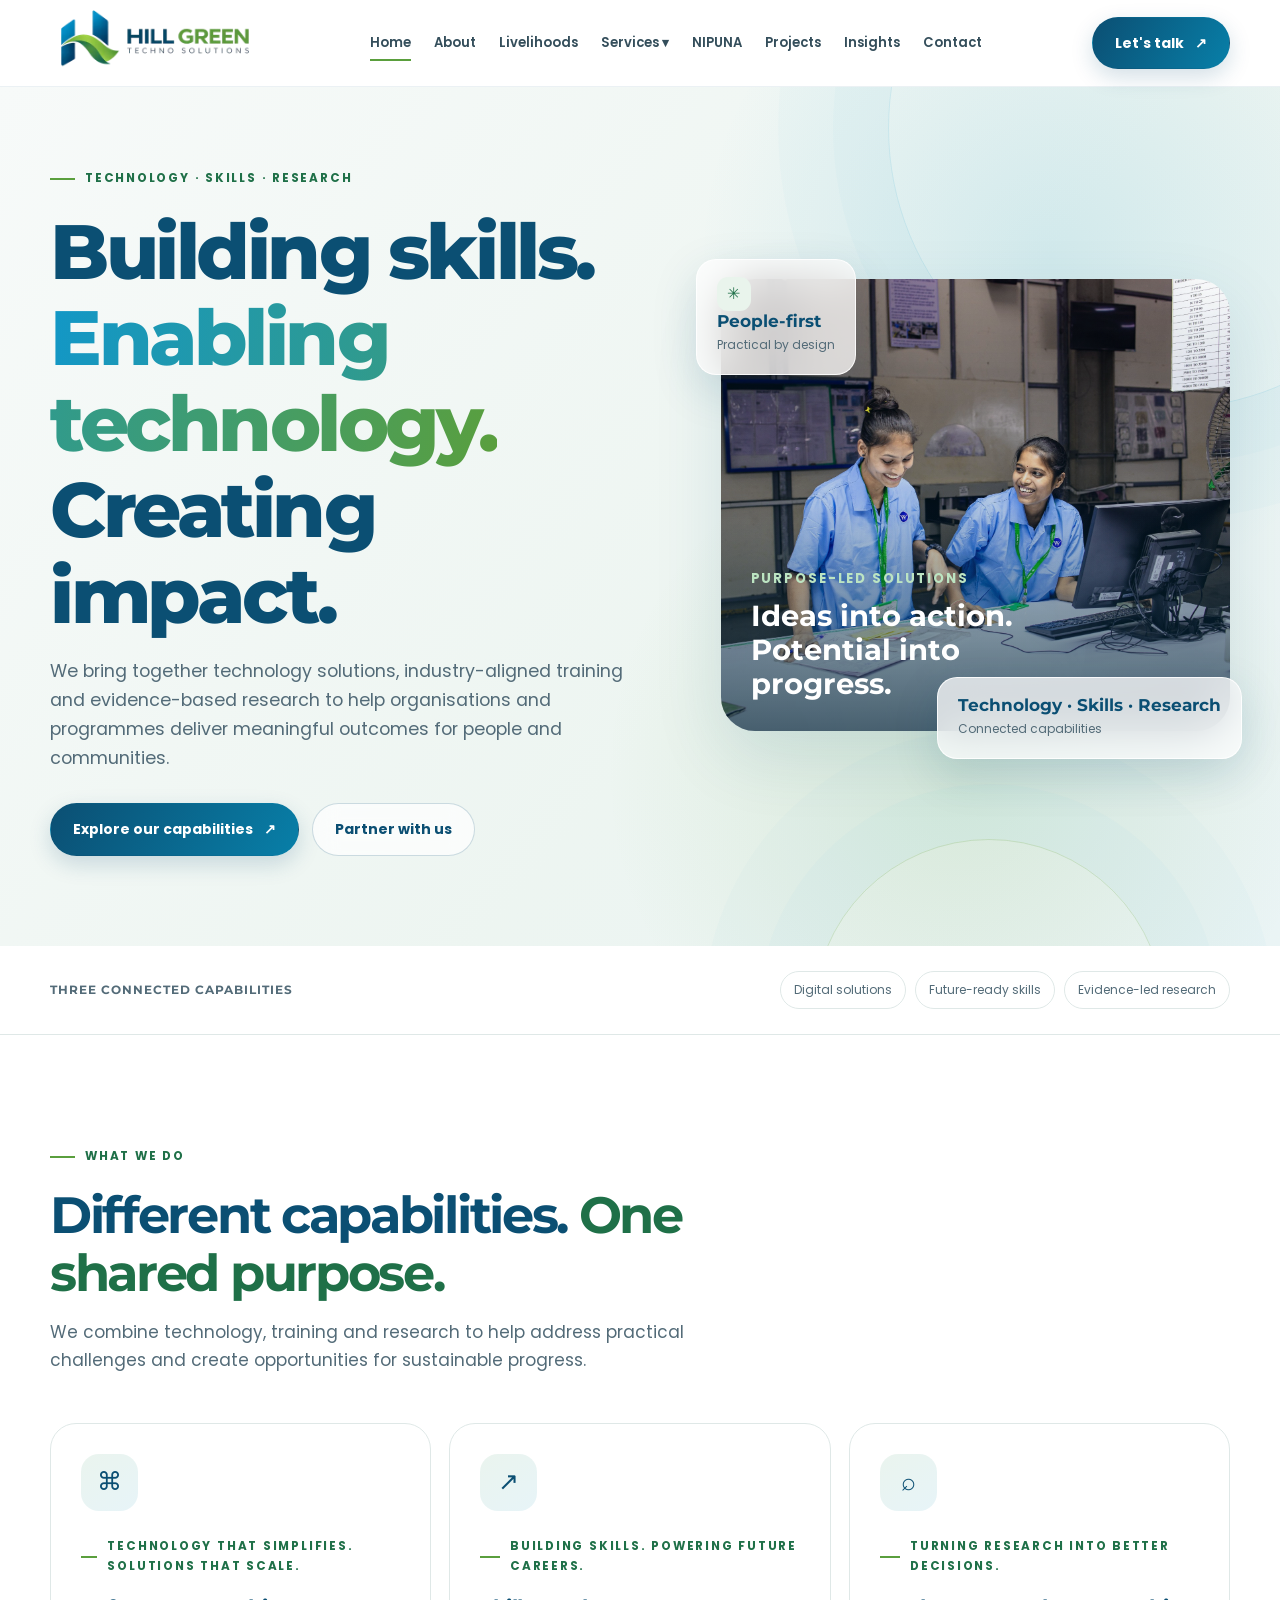
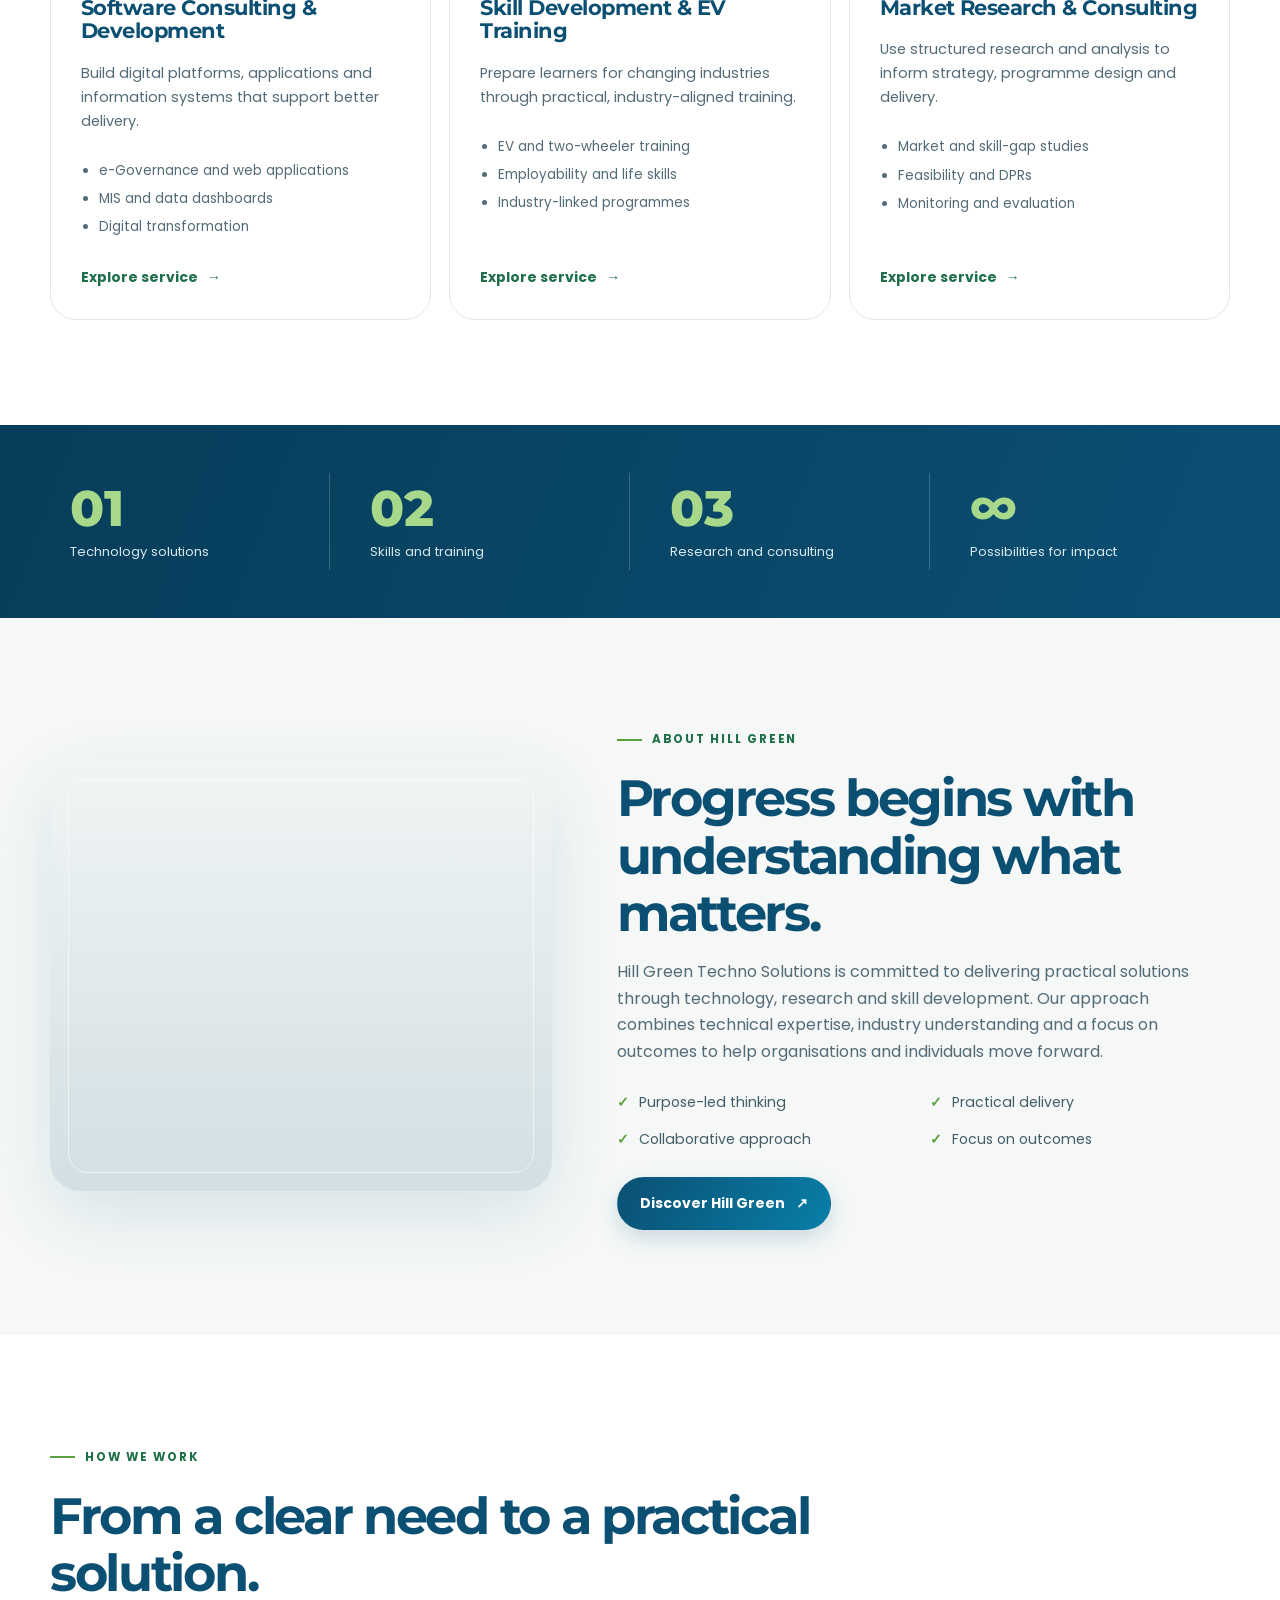
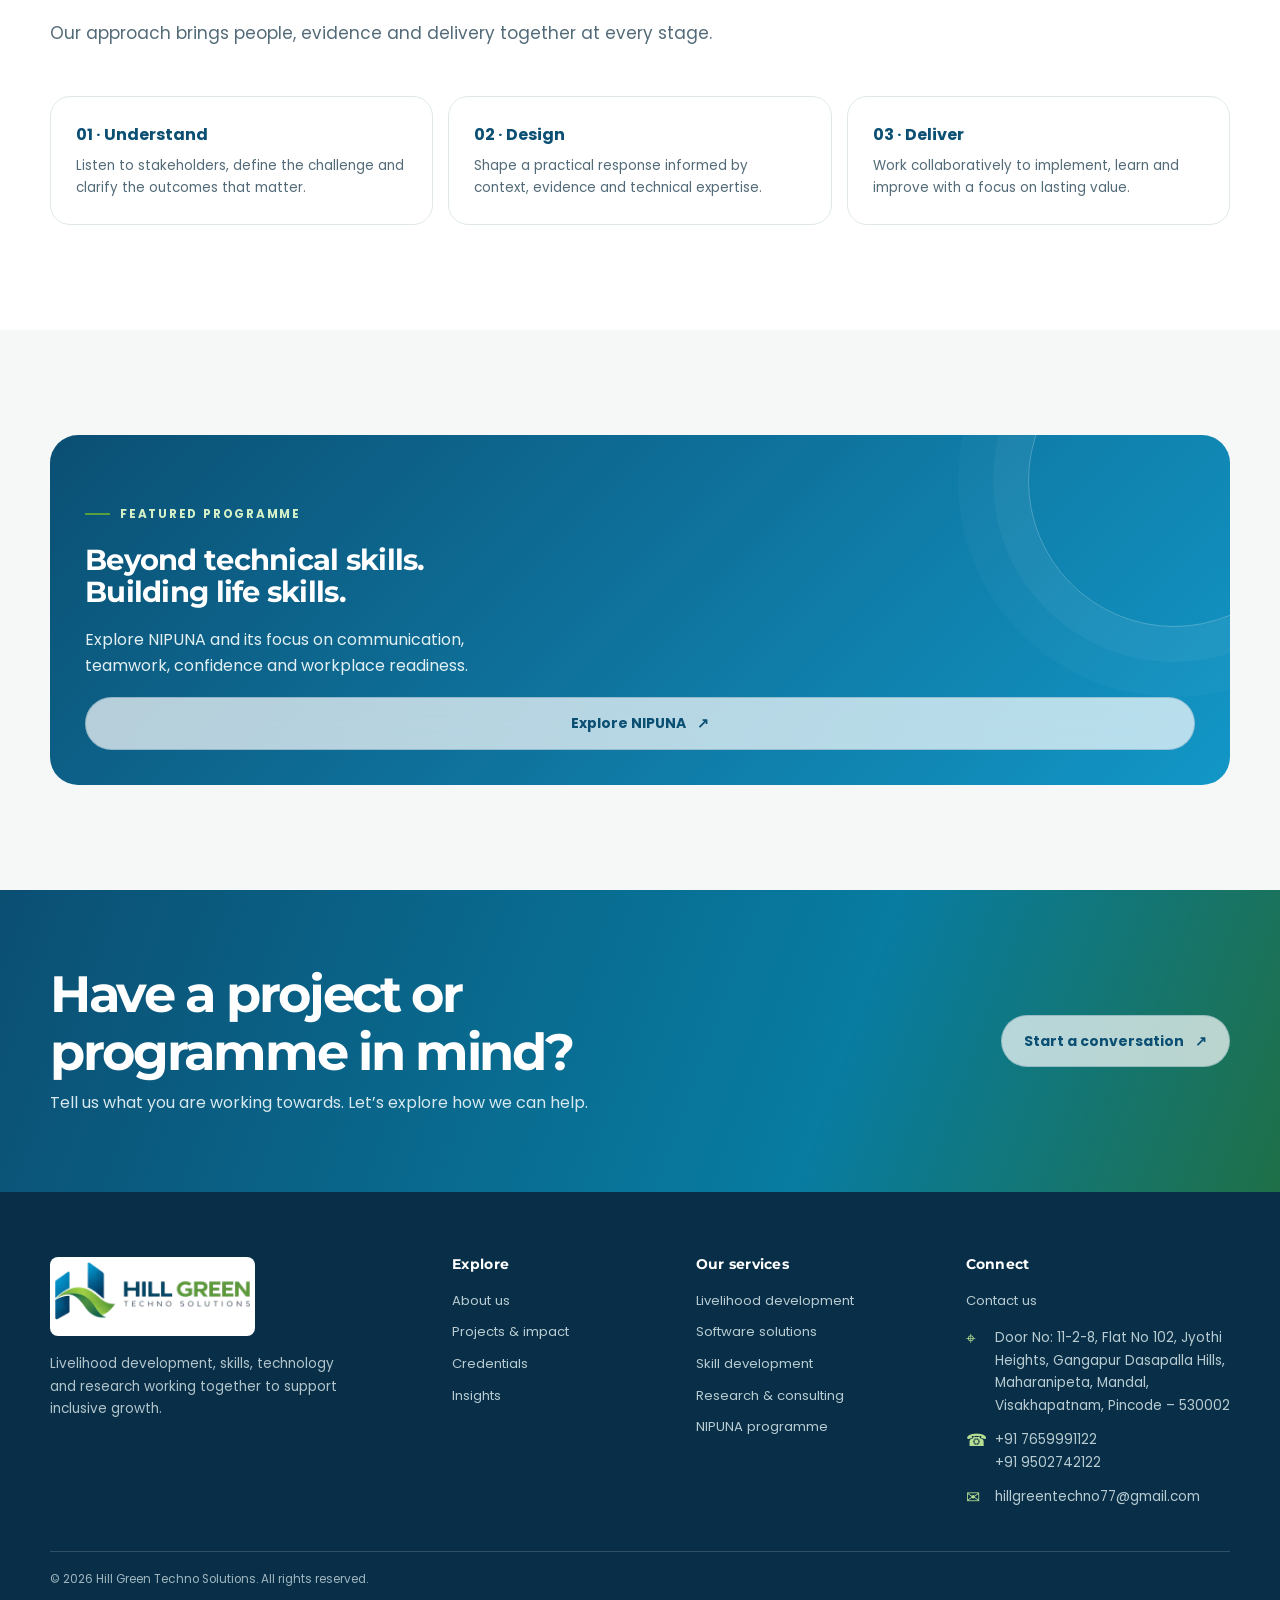
<file: index.html>
<!DOCTYPE html>
<html lang="en">
<head>
<meta charset="utf-8">
<meta name="viewport" content="width=device-width, initial-scale=1">
<meta name="theme-color" content="#0B4F73">
<meta name="description" content="Hill Green Techno Solutions brings together technology, skill development and research to deliver practical solutions and lasting impact.">
<title>Hill Green Techno Solutions | Technology, Skills & Research</title>
<link rel="preconnect" href="https://fonts.googleapis.com">
<link rel="preconnect" href="https://fonts.gstatic.com" crossorigin>
<link href="https://fonts.googleapis.com/css2?family=Montserrat:wght@400;500;600;700;800&family=Poppins:wght@400;500;600;700&family=Noto+Sans+Telugu:wght@400;500;600;700&display=swap" rel="stylesheet">
<link rel="stylesheet" href="styles.css">
</head>
<body>
<header class="header"><div class="wrap nav">
<a class="brand" href="index.html" aria-label="Hill Green home"><img src="assets/hill-green-logo.png" alt="Hill Green Techno Solutions logo"></a>
<nav class="links" id="navLinks" aria-label="Main navigation">
<a href="index.html">Home</a><a href="about.html">About</a><a href="livelihoods.html">Livelihoods</a>
<div class="service-menu"><a href="software.html">Services ▾</a><div class="service-drop"><a href="livelihoods.html">Livelihood Development</a>
<a href="software.html">Software Consulting & Development</a><a href="skills.html">Skill Development & EV Training</a><a href="research.html">Market Research & Consulting</a></div></div>
<a href="nipuna.html">NIPUNA</a><a href="projects.html">Projects</a><a href="insights.html">Insights</a><a href="contact.html">Contact</a>
</nav>
<div class="navright"><a class="btn primary" href="contact.html">Let's talk <span class="arrow">↗</span></a><button class="menu" id="menuToggle" aria-label="Open navigation" aria-expanded="false">☰</button></div>
</div></header>
<main id="app" class="route-enter" tabindex="-1"></main><footer class="footer"><div class="wrap">
<div class="footer-grid">
<div><img class="footer-logo" src="assets/hill-green-logo.png" alt="Hill Green Techno Solutions"><p>Livelihood development, skills, technology and research working together to support inclusive growth.</p></div>
<div><h4>Explore</h4><div class="footlinks"><a href="about.html">About us</a><a href="projects.html">Projects & impact</a><a href="credentials.html">Credentials</a><a href="insights.html">Insights</a></div></div>
<div><h4>Our services</h4><div class="footlinks"><a href="livelihoods.html">Livelihood development</a><a href="software.html">Software solutions</a><a href="skills.html">Skill development</a><a href="research.html">Research & consulting</a><a href="nipuna.html">NIPUNA programme</a></div></div>
<div><h4>Connect</h4><div class="footlinks"><a href="contact.html">Contact us</a></div>
<div class="footer-contact">
  <p><span class="contact-symbol" aria-hidden="true">⌖</span><span>Door No: 11-2-8, Flat No 102, Jyothi Heights, Gangapur Dasapalla Hills, Maharanipeta, Mandal, Visakhapatnam, Pincode – 530002</span></p>
  <p><span class="contact-symbol" aria-hidden="true">☎</span><span><a href="tel:+917659991122">+91 7659991122</a><br><a href="tel:+919502742122">+91 9502742122</a></span></p>
  <p><span class="contact-symbol" aria-hidden="true">✉</span><span><a href="mailto:hillgreentechno77@gmail.com">hillgreentechno77@gmail.com</a></span></p>
</div></div>
</div><div class="footer-bottom"><span>© <span id="year"></span> Hill Green Techno Solutions. All rights reserved.</span></div>
</div></footer>
<div class="toast" id="toast" role="status" aria-live="polite"></div>
<script src="app.js"></script>
</body>
</html>
</file>
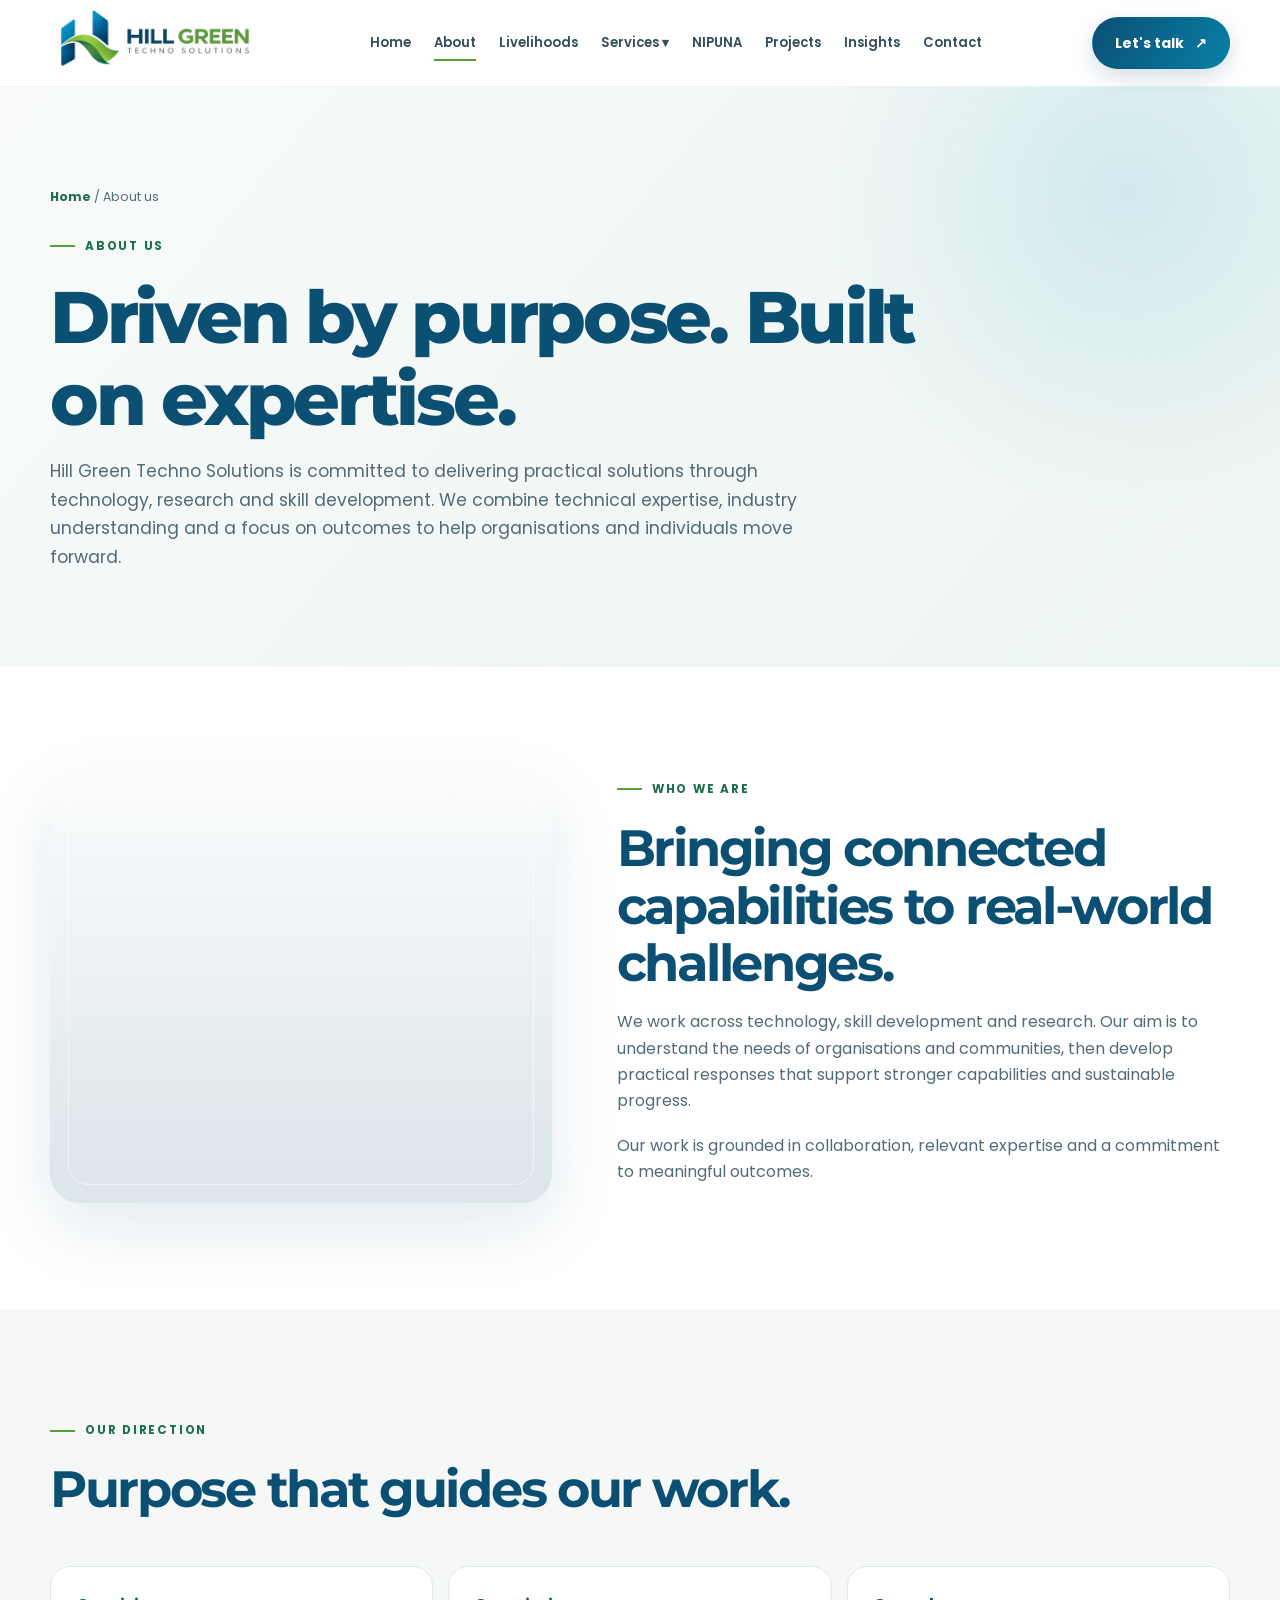
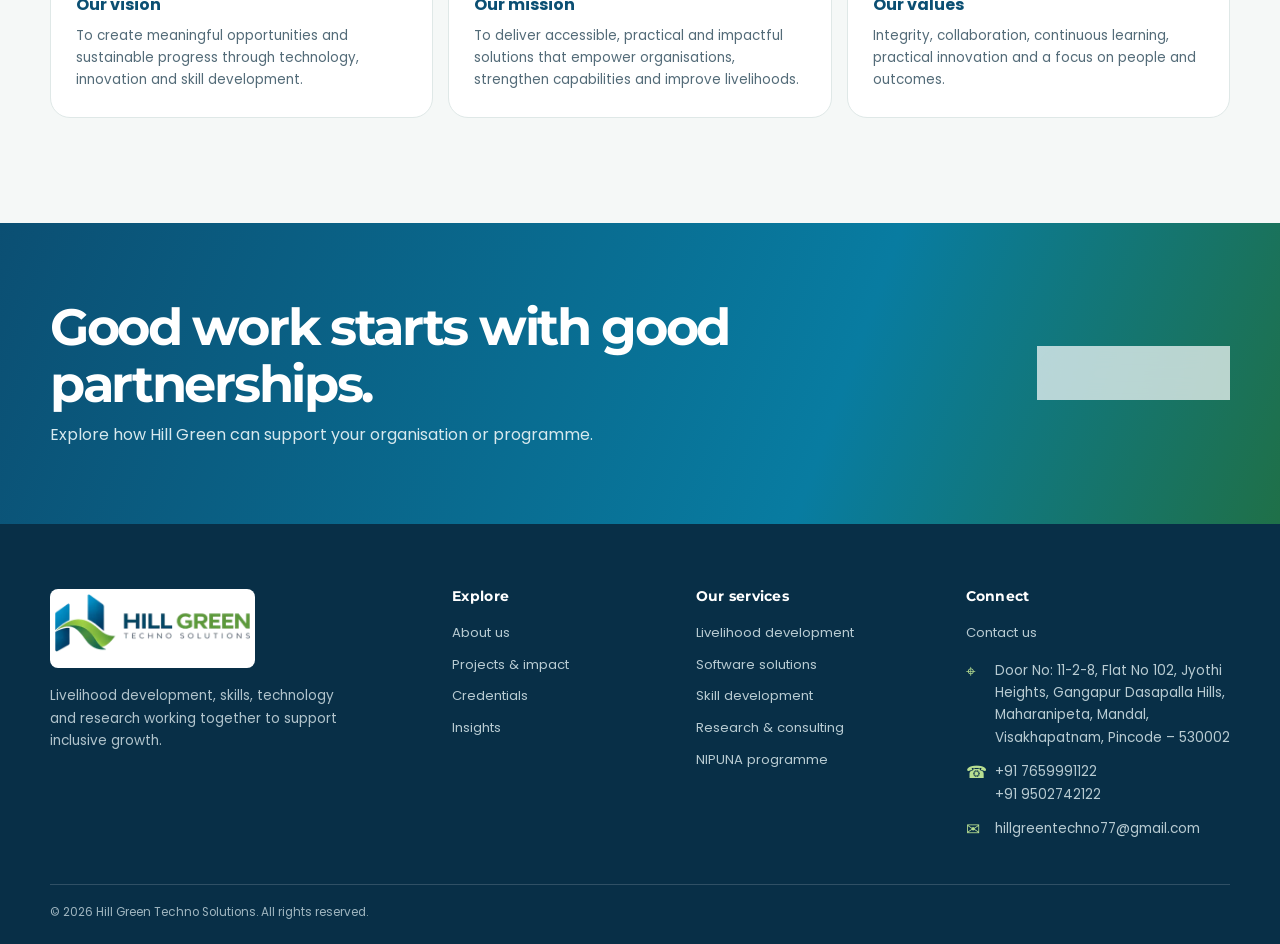
<file: about.html>
<!DOCTYPE html>
<html lang="en">
<head>
<meta charset="utf-8">
<meta name="viewport" content="width=device-width, initial-scale=1">
<meta name="theme-color" content="#0B4F73">
<meta name="description" content="Learn about Hill Green Techno Solutions, our purpose and our work across livelihood development, skill development, technology and research.">
<title>About Hill Green | Livelihoods, Skills &amp; Technology</title>
<link rel="preconnect" href="https://fonts.googleapis.com">
<link rel="preconnect" href="https://fonts.gstatic.com" crossorigin>
<link href="https://fonts.googleapis.com/css2?family=Montserrat:wght@400;500;600;700;800&family=Poppins:wght@400;500;600;700&family=Noto+Sans+Telugu:wght@400;500;600;700&display=swap" rel="stylesheet">
<link rel="stylesheet" href="styles.css">
<meta name="robots" content="index, follow, max-image-preview:large"><link rel="canonical" href="https://hillgreentechno.com/about.html"><meta property="og:type" content="website"><meta property="og:site_name" content="Hill Green Techno Solutions"><meta property="og:title" content="About Hill Green | Livelihoods, Skills &amp; Technology"><meta property="og:description" content="Learn about Hill Green Techno Solutions, our purpose and our work across livelihood development, skill development, technology and research."><meta property="og:url" content="https://hillgreentechno.com/about.html"><meta property="og:image" content="https://hillgreentechno.com/assets/home-hero.jpg"><meta name="twitter:card" content="summary_large_image"><meta name="twitter:title" content="About Hill Green | Livelihoods, Skills &amp; Technology"><meta name="twitter:description" content="Learn about Hill Green Techno Solutions, our purpose and our work across livelihood development, skill development, technology and research."><meta name="twitter:image" content="https://hillgreentechno.com/assets/home-hero.jpg"><script type="application/ld+json">{"@context":"https://schema.org","@graph":[{"@type":"Organization","@id":"https://hillgreentechno.com/#organization","name":"Hill Green Techno Solutions","url":"https://hillgreentechno.com/"},{"@type":"WebPage","@id":"https://hillgreentechno.com/about.html#webpage","url":"https://hillgreentechno.com/about.html","name":"About Hill Green | Livelihoods, Skills & Technology","description":"Learn about Hill Green Techno Solutions, our purpose and our work across livelihood development, skill development, technology and research.","about":{"@id":"https://hillgreentechno.com/#organization"}}]}</script></head>
<body>
<header class="header"><div class="wrap nav">
<a class="brand" href="index.html" aria-label="Hill Green home"><img src="assets/hill-green-logo.png" alt="Hill Green Techno Solutions logo"></a>
<nav class="links" id="navLinks" aria-label="Main navigation">
<a href="index.html">Home</a><a href="about.html">About</a><a href="livelihoods.html">Livelihoods</a>
<div class="service-menu"><a href="software.html">Services ▾</a><div class="service-drop"><a href="livelihoods.html">Livelihood Development</a>
<a href="software.html">Software Consulting & Development</a><a href="skills.html">Skill Development & EV Training</a><a href="research.html">Market Research & Consulting</a></div></div>
<a href="nipuna.html">NIPUNA</a><a href="projects.html">Projects</a><a href="insights.html">Insights</a><a href="contact.html">Contact</a>
</nav>
<div class="navright"><a class="btn primary" href="contact.html">Let's talk <span class="arrow">↗</span></a><button class="menu" id="menuToggle" aria-label="Open navigation" aria-expanded="false">☰</button></div>
</div></header>
<main id="app" class="route-enter" tabindex="-1"><section class="page-hero"><div class="wrap"><div class="crumb"><a href="index.html">Home</a> / About Hill Green</div><span class="eyebrow">Hill Green Techno Solutions</span><h1>Driven by purpose. Built around practical outcomes.</h1><p>Hill Green Techno Solutions brings together livelihood development, skill development, technology and research to support inclusive growth.</p></div></section><section class="section"><div class="wrap"><div class="section-head"><h2>Our purpose</h2><p>We believe lasting progress comes from connecting people with relevant skills, useful technology and opportunities informed by research.</p></div><p>Hill Green works with organisations, institutions and partners to understand requirements and develop practical responses.</p><p><a class="btn primary" href="contact.html">Discuss your requirements</a></p></div></section></main><footer class="footer"><div class="wrap">
<div class="footer-grid">
<div><img class="footer-logo" src="assets/hill-green-logo.png" alt="Hill Green Techno Solutions"><p>Livelihood development, skills, technology and research working together to support inclusive growth.</p></div>
<div><h4>Explore</h4><div class="footlinks"><a href="about.html">About us</a><a href="projects.html">Projects & impact</a><a href="credentials.html">Credentials</a><a href="insights.html">Insights</a></div></div>
<div><h4>Our services</h4><div class="footlinks"><a href="livelihoods.html">Livelihood development</a><a href="software.html">Software solutions</a><a href="skills.html">Skill development</a><a href="research.html">Research & consulting</a><a href="nipuna.html">NIPUNA programme</a></div></div>
<div><h4>Connect</h4><div class="footlinks"><a href="contact.html">Contact us</a></div>
<div class="footer-contact">
  <p><span class="contact-symbol" aria-hidden="true">⌖</span><span>Door No: 11-2-8, Flat No 102, Jyothi Heights, Gangapur Dasapalla Hills, Maharanipeta, Mandal, Visakhapatnam, Pincode – 530002</span></p>
  <p><span class="contact-symbol" aria-hidden="true">☎</span><span><a href="tel:+917659991122">+91 7659991122</a><br><a href="tel:+919502742122">+91 9502742122</a></span></p>
  <p><span class="contact-symbol" aria-hidden="true">✉</span><span><a href="mailto:hillgreentechno77@gmail.com">hillgreentechno77@gmail.com</a></span></p>
</div></div>
</div><div class="footer-bottom"><span>© <span id="year"></span> Hill Green Techno Solutions. All rights reserved.</span></div>
</div></footer>
<div class="toast" id="toast" role="status" aria-live="polite"></div>
<script src="app.js"></script>
</body>
</html>
</file>
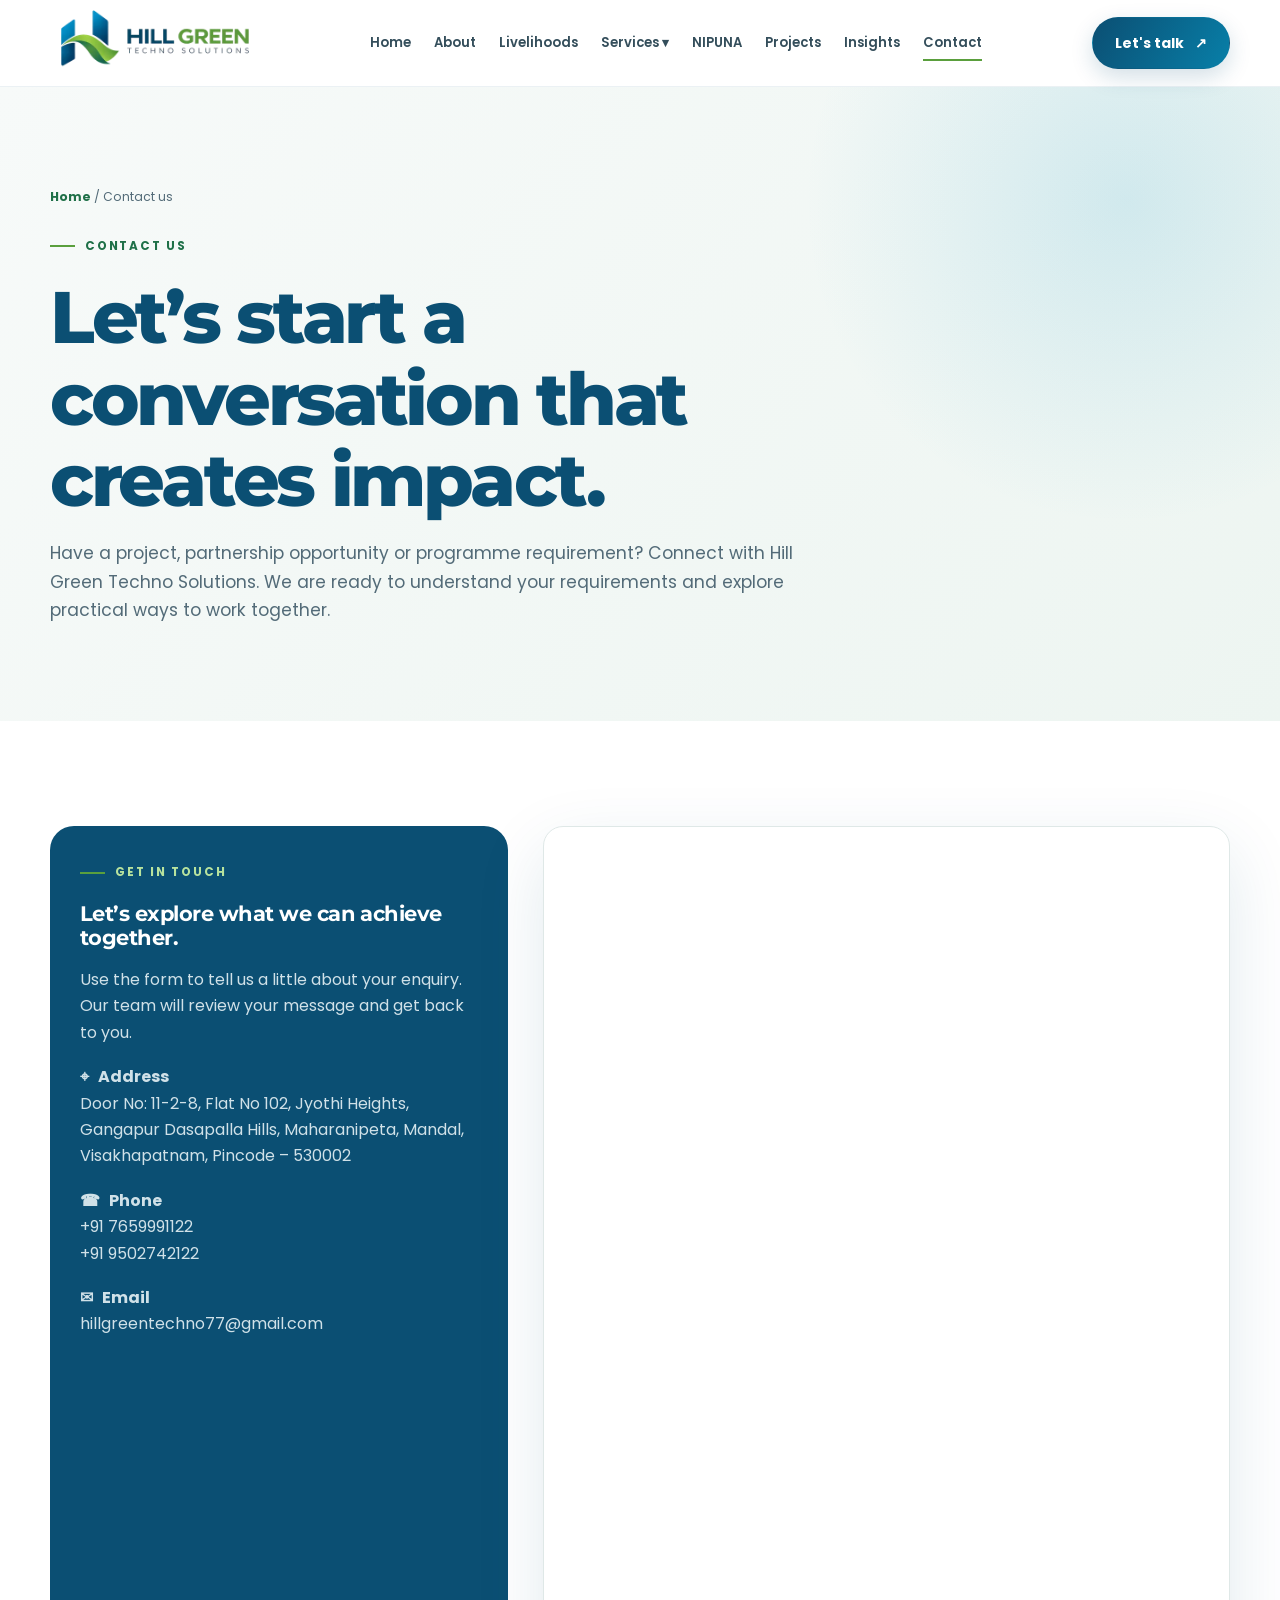
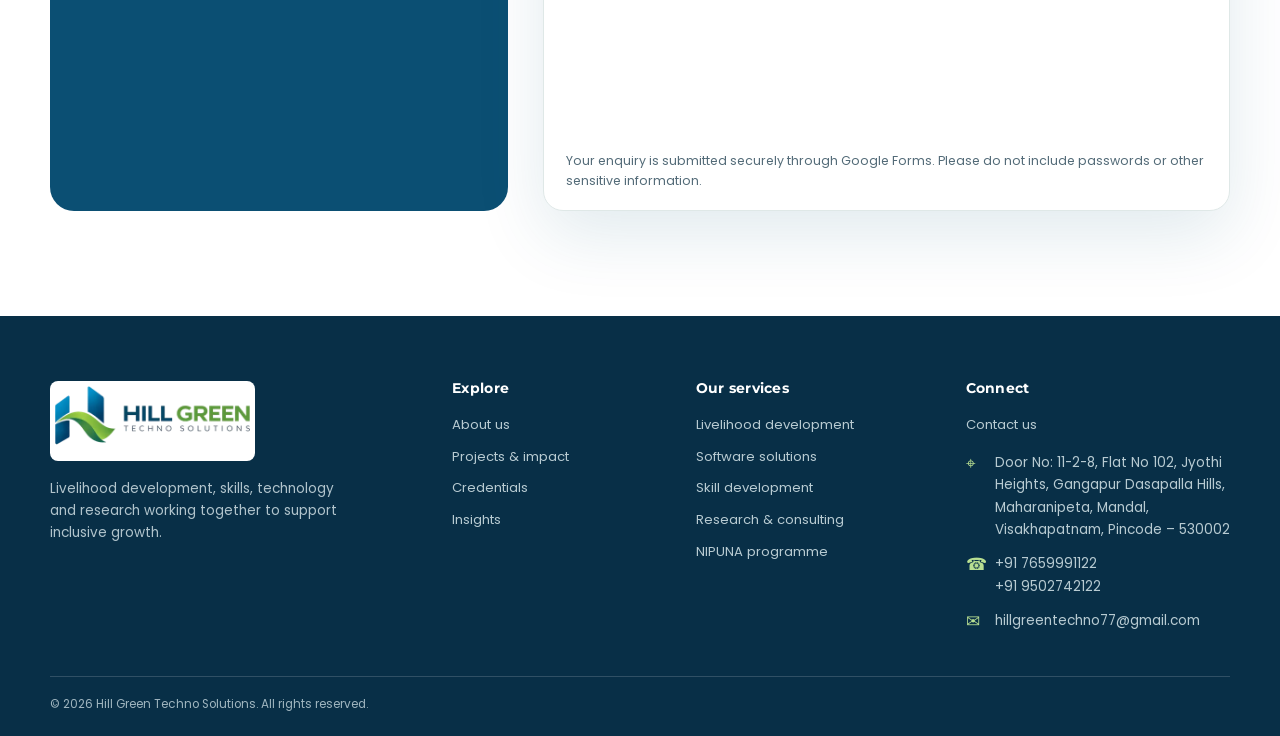
<file: contact.html>
<!DOCTYPE html>
<html lang="en">
<head>
<meta charset="utf-8">
<meta name="viewport" content="width=device-width, initial-scale=1">
<meta name="theme-color" content="#0B4F73">
<meta name="description" content="Contact Hill Green about livelihood development, skill training, EV programmes, software solutions and research partnerships.">
<title>Contact Hill Green Techno Solutions | Partnerships &amp; Enquiries</title>
<link rel="preconnect" href="https://fonts.googleapis.com">
<link rel="preconnect" href="https://fonts.gstatic.com" crossorigin>
<link href="https://fonts.googleapis.com/css2?family=Montserrat:wght@400;500;600;700;800&family=Poppins:wght@400;500;600;700&family=Noto+Sans+Telugu:wght@400;500;600;700&display=swap" rel="stylesheet">
<link rel="stylesheet" href="styles.css">
<meta name="robots" content="index, follow, max-image-preview:large"><link rel="canonical" href="https://hillgreentechno.com/contact.html"><meta property="og:type" content="website"><meta property="og:site_name" content="Hill Green Techno Solutions"><meta property="og:title" content="Contact Hill Green Techno Solutions | Partnerships &amp; Enquiries"><meta property="og:description" content="Contact Hill Green about livelihood development, skill training, EV programmes, software solutions and research partnerships."><meta property="og:url" content="https://hillgreentechno.com/contact.html"><meta property="og:image" content="https://hillgreentechno.com/assets/home-hero.jpg"><meta name="twitter:card" content="summary_large_image"><meta name="twitter:title" content="Contact Hill Green Techno Solutions | Partnerships &amp; Enquiries"><meta name="twitter:description" content="Contact Hill Green about livelihood development, skill training, EV programmes, software solutions and research partnerships."><meta name="twitter:image" content="https://hillgreentechno.com/assets/home-hero.jpg"><script type="application/ld+json">{"@context":"https://schema.org","@graph":[{"@type":"Organization","@id":"https://hillgreentechno.com/#organization","name":"Hill Green Techno Solutions","url":"https://hillgreentechno.com/"},{"@type":"WebPage","@id":"https://hillgreentechno.com/contact.html#webpage","url":"https://hillgreentechno.com/contact.html","name":"Contact Hill Green Techno Solutions | Partnerships & Enquiries","description":"Contact Hill Green about livelihood development, skill training, EV programmes, software solutions and research partnerships.","about":{"@id":"https://hillgreentechno.com/#organization"}}]}</script></head>
<body>
<header class="header"><div class="wrap nav">
<a class="brand" href="index.html" aria-label="Hill Green home"><img src="assets/hill-green-logo.png" alt="Hill Green Techno Solutions logo"></a>
<nav class="links" id="navLinks" aria-label="Main navigation">
<a href="index.html">Home</a><a href="about.html">About</a><a href="livelihoods.html">Livelihoods</a>
<div class="service-menu"><a href="software.html">Services ▾</a><div class="service-drop"><a href="livelihoods.html">Livelihood Development</a>
<a href="software.html">Software Consulting & Development</a><a href="skills.html">Skill Development & EV Training</a><a href="research.html">Market Research & Consulting</a></div></div>
<a href="nipuna.html">NIPUNA</a><a href="projects.html">Projects</a><a href="insights.html">Insights</a><a href="contact.html">Contact</a>
</nav>
<div class="navright"><a class="btn primary" href="contact.html">Let's talk <span class="arrow">↗</span></a><button class="menu" id="menuToggle" aria-label="Open navigation" aria-expanded="false">☰</button></div>
</div></header>
<main id="app" class="route-enter" tabindex="-1"><section class="page-hero"><div class="wrap"><div class="crumb"><a href="index.html">Home</a> / Contact Hill Green Techno Solutions</div><span class="eyebrow">Hill Green Techno Solutions</span><h1>Let’s start a conversation that creates impact.</h1><p>Have a project, partnership opportunity or programme requirement? Connect with Hill Green Techno Solutions to discuss livelihood development, skill training, technology solutions or research.</p></div></section><section class="section"><div class="wrap"><div class="section-head"><h2>Start a conversation</h2><p>Tell us about your goals, requirements or programme.</p></div><p>Hill Green works with organisations, institutions and partners to understand requirements and develop practical responses.</p><p><a class="btn primary" href="contact.html">Discuss your requirements</a></p></div></section></main><footer class="footer"><div class="wrap">
<div class="footer-grid">
<div><img class="footer-logo" src="assets/hill-green-logo.png" alt="Hill Green Techno Solutions"><p>Livelihood development, skills, technology and research working together to support inclusive growth.</p></div>
<div><h4>Explore</h4><div class="footlinks"><a href="about.html">About us</a><a href="projects.html">Projects & impact</a><a href="credentials.html">Credentials</a><a href="insights.html">Insights</a></div></div>
<div><h4>Our services</h4><div class="footlinks"><a href="livelihoods.html">Livelihood development</a><a href="software.html">Software solutions</a><a href="skills.html">Skill development</a><a href="research.html">Research & consulting</a><a href="nipuna.html">NIPUNA programme</a></div></div>
<div><h4>Connect</h4><div class="footlinks"><a href="contact.html">Contact us</a></div>
<div class="footer-contact">
  <p><span class="contact-symbol" aria-hidden="true">⌖</span><span>Door No: 11-2-8, Flat No 102, Jyothi Heights, Gangapur Dasapalla Hills, Maharanipeta, Mandal, Visakhapatnam, Pincode – 530002</span></p>
  <p><span class="contact-symbol" aria-hidden="true">☎</span><span><a href="tel:+917659991122">+91 7659991122</a><br><a href="tel:+919502742122">+91 9502742122</a></span></p>
  <p><span class="contact-symbol" aria-hidden="true">✉</span><span><a href="mailto:hillgreentechno77@gmail.com">hillgreentechno77@gmail.com</a></span></p>
</div></div>
</div><div class="footer-bottom"><span>© <span id="year"></span> Hill Green Techno Solutions. All rights reserved.</span></div>
</div></footer>
<div class="toast" id="toast" role="status" aria-live="polite"></div>
<script src="app.js"></script>
</body>
</html>
</file>
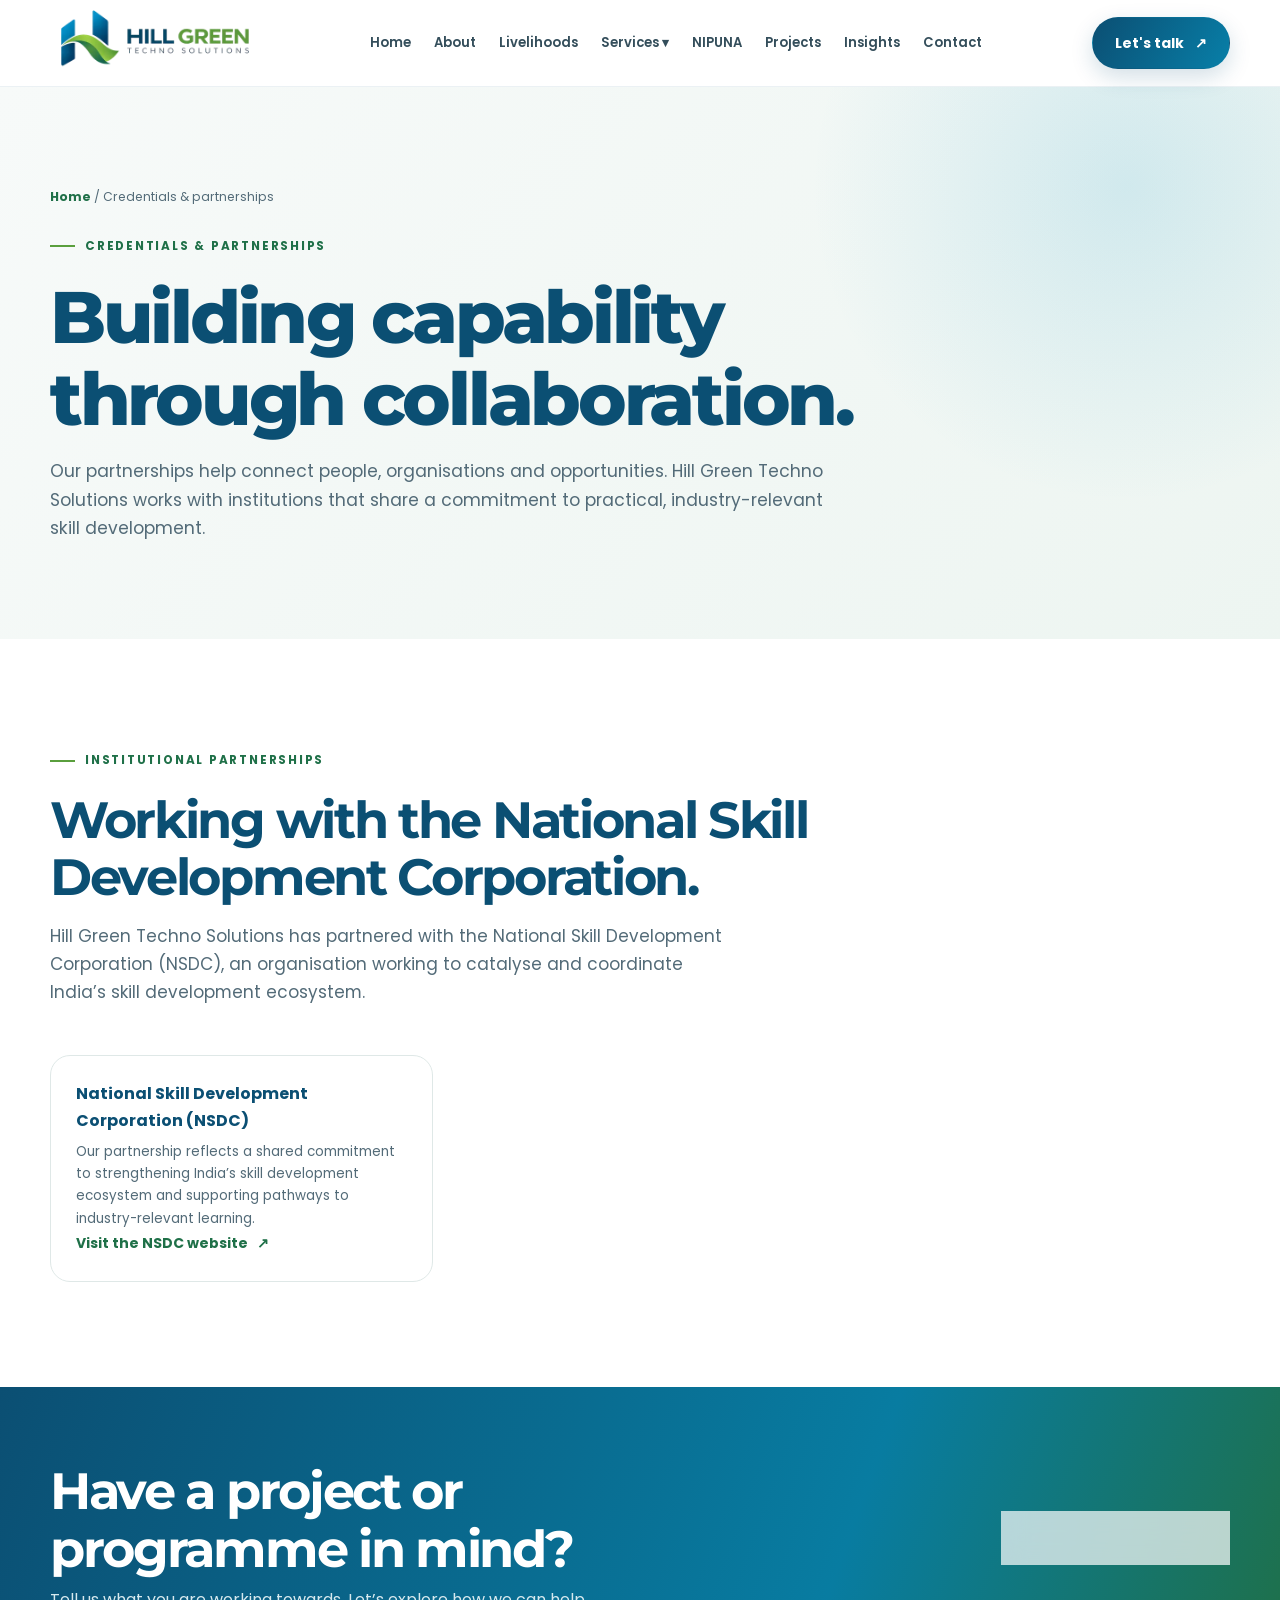
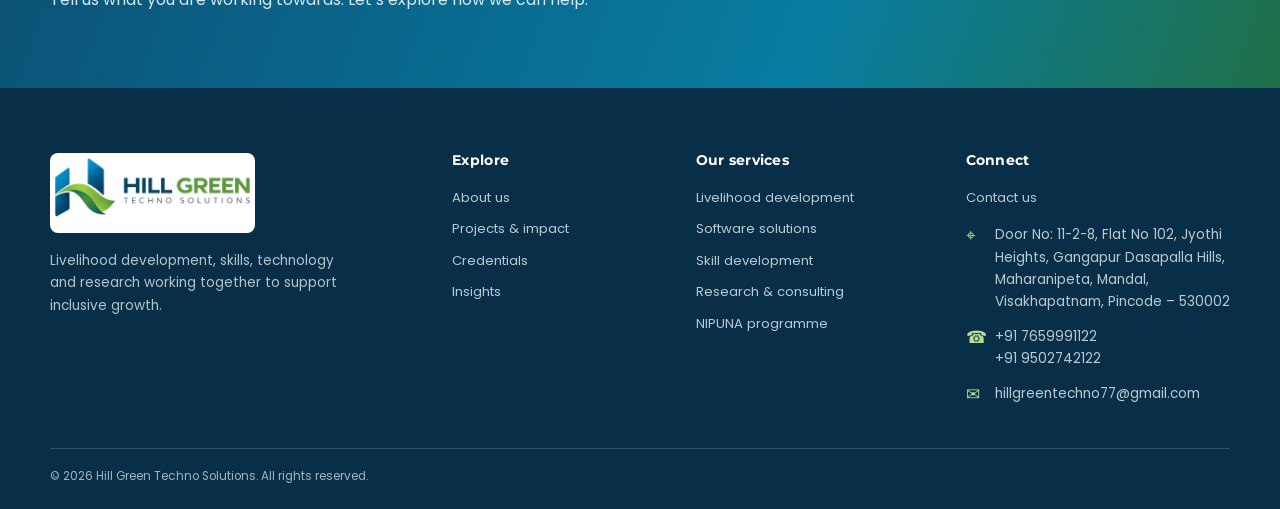
<file: credentials.html>
<!DOCTYPE html>
<html lang="en">
<head>
<meta charset="utf-8">
<meta name="viewport" content="width=device-width, initial-scale=1">
<meta name="theme-color" content="#0B4F73">
<meta name="description" content="Review Hill Green Techno Solutions registrations, certifications, affiliations and institutional partnerships.">
<title>Credentials &amp; Partnerships | Hill Green</title>
<link rel="preconnect" href="https://fonts.googleapis.com">
<link rel="preconnect" href="https://fonts.gstatic.com" crossorigin>
<link href="https://fonts.googleapis.com/css2?family=Montserrat:wght@400;500;600;700;800&family=Poppins:wght@400;500;600;700&family=Noto+Sans+Telugu:wght@400;500;600;700&display=swap" rel="stylesheet">
<link rel="stylesheet" href="styles.css">
<meta name="robots" content="index, follow, max-image-preview:large"><link rel="canonical" href="https://hillgreentechno.com/credentials.html"><meta property="og:type" content="website"><meta property="og:site_name" content="Hill Green Techno Solutions"><meta property="og:title" content="Credentials &amp; Partnerships | Hill Green"><meta property="og:description" content="Review Hill Green Techno Solutions registrations, certifications, affiliations and institutional partnerships."><meta property="og:url" content="https://hillgreentechno.com/credentials.html"><meta property="og:image" content="https://hillgreentechno.com/assets/home-hero.jpg"><meta name="twitter:card" content="summary_large_image"><meta name="twitter:title" content="Credentials &amp; Partnerships | Hill Green"><meta name="twitter:description" content="Review Hill Green Techno Solutions registrations, certifications, affiliations and institutional partnerships."><meta name="twitter:image" content="https://hillgreentechno.com/assets/home-hero.jpg"><script type="application/ld+json">{"@context":"https://schema.org","@graph":[{"@type":"Organization","@id":"https://hillgreentechno.com/#organization","name":"Hill Green Techno Solutions","url":"https://hillgreentechno.com/"},{"@type":"WebPage","@id":"https://hillgreentechno.com/credentials.html#webpage","url":"https://hillgreentechno.com/credentials.html","name":"Credentials & Partnerships | Hill Green","description":"Review Hill Green Techno Solutions registrations, certifications, affiliations and institutional partnerships.","about":{"@id":"https://hillgreentechno.com/#organization"}}]}</script></head>
<body>
<header class="header"><div class="wrap nav">
<a class="brand" href="index.html" aria-label="Hill Green home"><img src="assets/hill-green-logo.png" alt="Hill Green Techno Solutions logo"></a>
<nav class="links" id="navLinks" aria-label="Main navigation">
<a href="index.html">Home</a><a href="about.html">About</a><a href="livelihoods.html">Livelihoods</a>
<div class="service-menu"><a href="software.html">Services ▾</a><div class="service-drop"><a href="livelihoods.html">Livelihood Development</a>
<a href="software.html">Software Consulting & Development</a><a href="skills.html">Skill Development & EV Training</a><a href="research.html">Market Research & Consulting</a></div></div>
<a href="nipuna.html">NIPUNA</a><a href="projects.html">Projects</a><a href="insights.html">Insights</a><a href="contact.html">Contact</a>
</nav>
<div class="navright"><a class="btn primary" href="contact.html">Let's talk <span class="arrow">↗</span></a><button class="menu" id="menuToggle" aria-label="Open navigation" aria-expanded="false">☰</button></div>
</div></header>
<main id="app" class="route-enter" tabindex="-1"><section class="page-hero"><div class="wrap"><div class="crumb"><a href="index.html">Home</a> / Credentials &amp; Partnerships</div><span class="eyebrow">Hill Green Techno Solutions</span><h1>Built on trust. Strengthened by verified credentials.</h1><p>Explore the registrations, certifications, affiliations and institutional relationships that support Hill Green Techno Solutions.</p></div></section><section class="section"><div class="wrap"><div class="section-head"><h2>Trust supported by evidence</h2><p>Only current, verified credentials and approved partner references should be published.</p></div><p>Hill Green works with organisations, institutions and partners to understand requirements and develop practical responses.</p><p><a class="btn primary" href="contact.html">Discuss your requirements</a></p></div></section></main><footer class="footer"><div class="wrap">
<div class="footer-grid">
<div><img class="footer-logo" src="assets/hill-green-logo.png" alt="Hill Green Techno Solutions"><p>Livelihood development, skills, technology and research working together to support inclusive growth.</p></div>
<div><h4>Explore</h4><div class="footlinks"><a href="about.html">About us</a><a href="projects.html">Projects & impact</a><a href="credentials.html">Credentials</a><a href="insights.html">Insights</a></div></div>
<div><h4>Our services</h4><div class="footlinks"><a href="livelihoods.html">Livelihood development</a><a href="software.html">Software solutions</a><a href="skills.html">Skill development</a><a href="research.html">Research & consulting</a><a href="nipuna.html">NIPUNA programme</a></div></div>
<div><h4>Connect</h4><div class="footlinks"><a href="contact.html">Contact us</a></div>
<div class="footer-contact">
  <p><span class="contact-symbol" aria-hidden="true">⌖</span><span>Door No: 11-2-8, Flat No 102, Jyothi Heights, Gangapur Dasapalla Hills, Maharanipeta, Mandal, Visakhapatnam, Pincode – 530002</span></p>
  <p><span class="contact-symbol" aria-hidden="true">☎</span><span><a href="tel:+917659991122">+91 7659991122</a><br><a href="tel:+919502742122">+91 9502742122</a></span></p>
  <p><span class="contact-symbol" aria-hidden="true">✉</span><span><a href="mailto:hillgreentechno77@gmail.com">hillgreentechno77@gmail.com</a></span></p>
</div></div>
</div><div class="footer-bottom"><span>© <span id="year"></span> Hill Green Techno Solutions. All rights reserved.</span></div>
</div></footer>
<div class="toast" id="toast" role="status" aria-live="polite"></div>
<script src="app.js"></script>
</body>
</html>
</file>
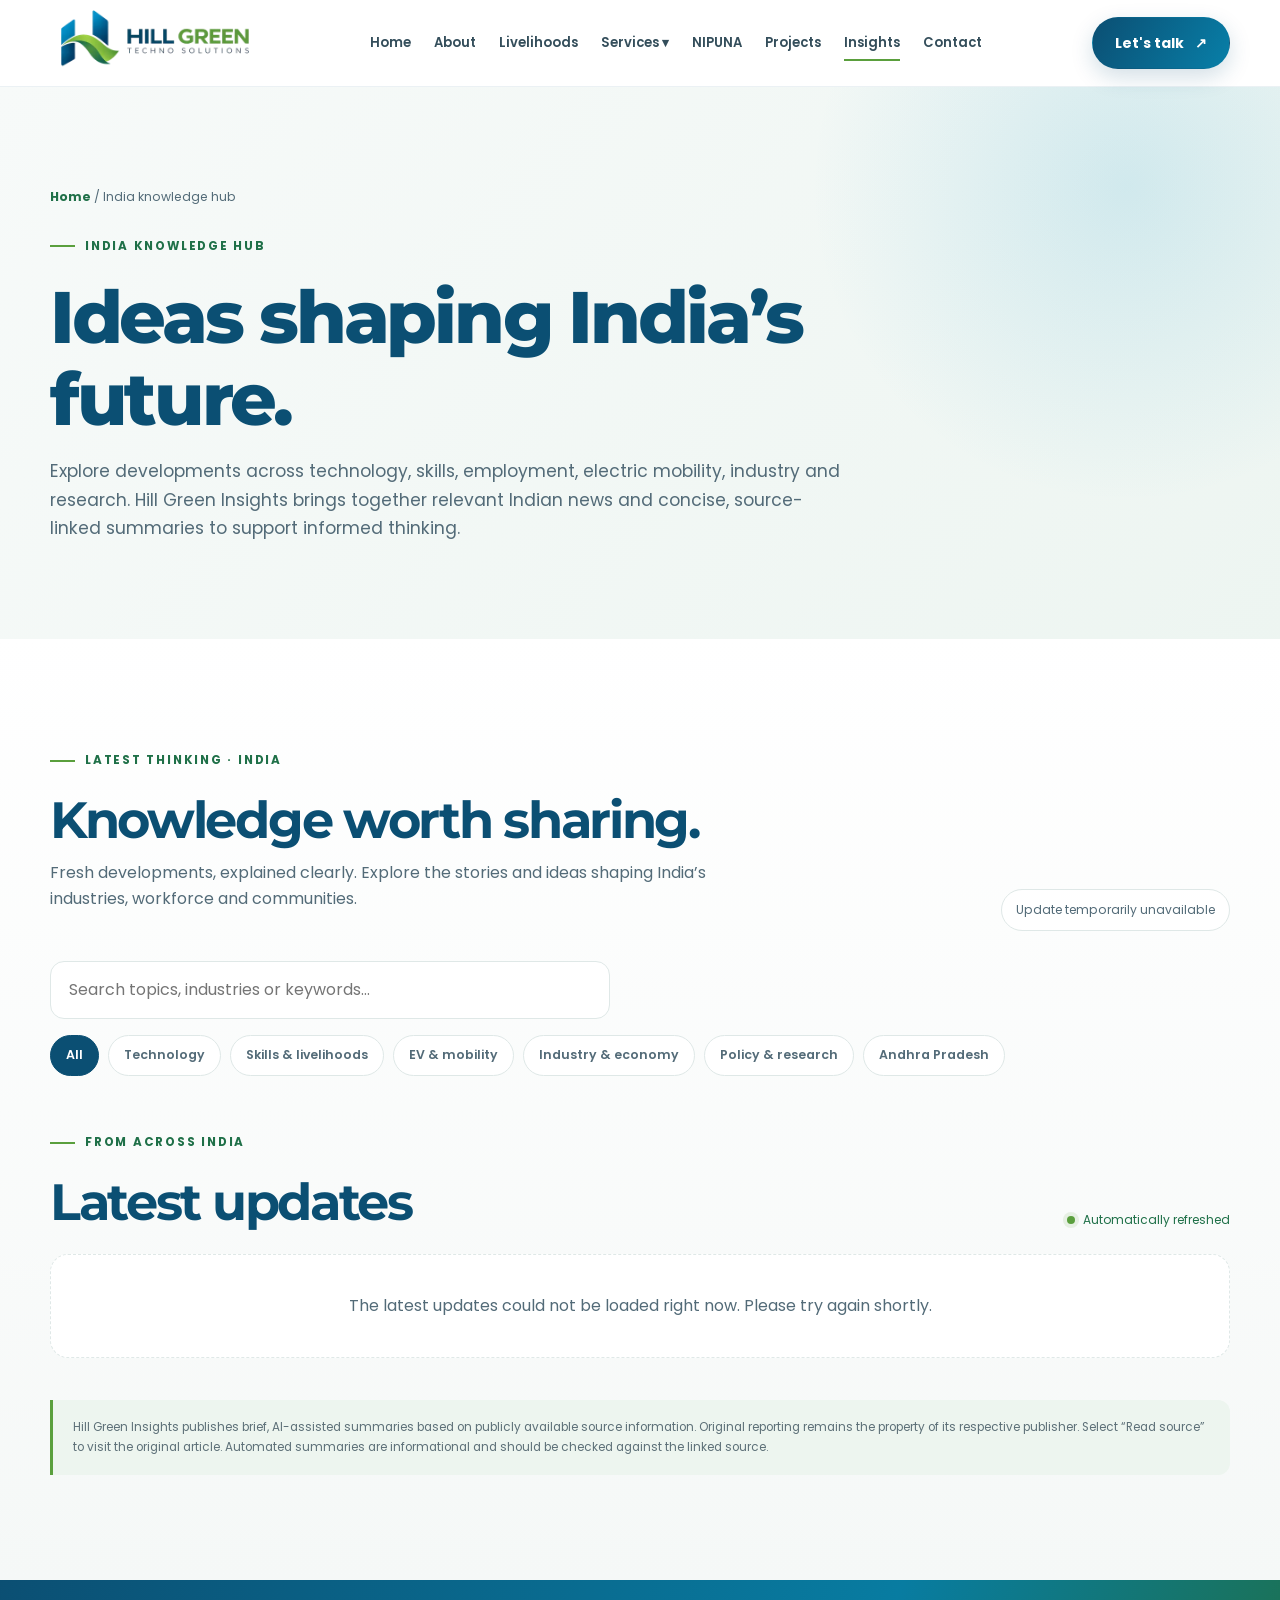
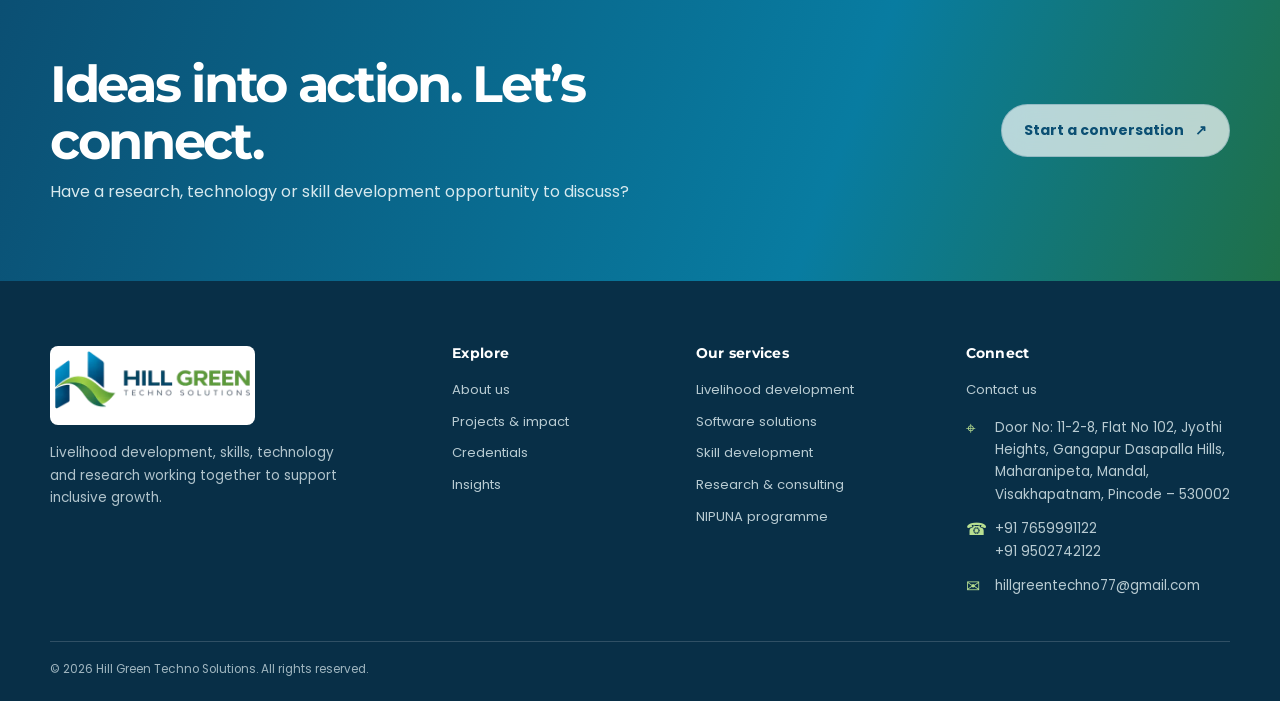
<file: insights.html>
<!DOCTYPE html>
<html lang="en">
<head>
<meta charset="utf-8">
<meta name="viewport" content="width=device-width, initial-scale=1">
<meta name="theme-color" content="#0B4F73">
<meta name="description" content="Read Hill Green perspectives and research on livelihoods, skill development, EV careers, technology and inclusive growth.">
<title>Insights on Livelihoods, Skills &amp; Technology | Hill Green</title>
<link rel="preconnect" href="https://fonts.googleapis.com">
<link rel="preconnect" href="https://fonts.gstatic.com" crossorigin>
<link href="https://fonts.googleapis.com/css2?family=Montserrat:wght@400;500;600;700;800&family=Poppins:wght@400;500;600;700&family=Noto+Sans+Telugu:wght@400;500;600;700&display=swap" rel="stylesheet">
<link rel="stylesheet" href="styles.css">
<meta name="robots" content="index, follow, max-image-preview:large"><link rel="canonical" href="https://hillgreentechno.com/insights.html"><meta property="og:type" content="website"><meta property="og:site_name" content="Hill Green Techno Solutions"><meta property="og:title" content="Insights on Livelihoods, Skills &amp; Technology | Hill Green"><meta property="og:description" content="Read Hill Green perspectives and research on livelihoods, skill development, EV careers, technology and inclusive growth."><meta property="og:url" content="https://hillgreentechno.com/insights.html"><meta property="og:image" content="https://hillgreentechno.com/assets/home-hero.jpg"><meta name="twitter:card" content="summary_large_image"><meta name="twitter:title" content="Insights on Livelihoods, Skills &amp; Technology | Hill Green"><meta name="twitter:description" content="Read Hill Green perspectives and research on livelihoods, skill development, EV careers, technology and inclusive growth."><meta name="twitter:image" content="https://hillgreentechno.com/assets/home-hero.jpg"><script type="application/ld+json">{"@context":"https://schema.org","@graph":[{"@type":"Organization","@id":"https://hillgreentechno.com/#organization","name":"Hill Green Techno Solutions","url":"https://hillgreentechno.com/"},{"@type":"WebPage","@id":"https://hillgreentechno.com/insights.html#webpage","url":"https://hillgreentechno.com/insights.html","name":"Insights on Livelihoods, Skills & Technology | Hill Green","description":"Read Hill Green perspectives and research on livelihoods, skill development, EV careers, technology and inclusive growth.","about":{"@id":"https://hillgreentechno.com/#organization"}}]}</script></head>
<body>
<header class="header"><div class="wrap nav">
<a class="brand" href="index.html" aria-label="Hill Green home"><img src="assets/hill-green-logo.png" alt="Hill Green Techno Solutions logo"></a>
<nav class="links" id="navLinks" aria-label="Main navigation">
<a href="index.html">Home</a><a href="about.html">About</a><a href="livelihoods.html">Livelihoods</a>
<div class="service-menu"><a href="software.html">Services ▾</a><div class="service-drop"><a href="livelihoods.html">Livelihood Development</a>
<a href="software.html">Software Consulting & Development</a><a href="skills.html">Skill Development & EV Training</a><a href="research.html">Market Research & Consulting</a></div></div>
<a href="nipuna.html">NIPUNA</a><a href="projects.html">Projects</a><a href="insights.html">Insights</a><a href="contact.html">Contact</a>
</nav>
<div class="navright"><a class="btn primary" href="contact.html">Let's talk <span class="arrow">↗</span></a><button class="menu" id="menuToggle" aria-label="Open navigation" aria-expanded="false">☰</button></div>
</div></header>
<main id="app" class="route-enter" tabindex="-1"><section class="page-hero"><div class="wrap"><div class="crumb"><a href="index.html">Home</a> / Insights on Livelihoods, Skills &amp; Technology</div><span class="eyebrow">Hill Green Techno Solutions</span><h1>Ideas shaping India’s future.</h1><p>Explore developments across technology, skills, employment, electric mobility, industry and research. Hill Green Insights brings together relevant Indian news and concise, source-linked summaries.</p></div></section><section class="section"><div class="wrap"><div class="section-head"><h2>Fresh developments, explained clearly</h2><p>Explore the stories and ideas shaping India's industries, workforce and communities.</p></div><p>Hill Green works with organisations, institutions and partners to understand requirements and develop practical responses.</p><p><a class="btn primary" href="contact.html">Discuss your requirements</a></p></div></section></main><footer class="footer"><div class="wrap">
<div class="footer-grid">
<div><img class="footer-logo" src="assets/hill-green-logo.png" alt="Hill Green Techno Solutions"><p>Livelihood development, skills, technology and research working together to support inclusive growth.</p></div>
<div><h4>Explore</h4><div class="footlinks"><a href="about.html">About us</a><a href="projects.html">Projects & impact</a><a href="credentials.html">Credentials</a><a href="insights.html">Insights</a></div></div>
<div><h4>Our services</h4><div class="footlinks"><a href="livelihoods.html">Livelihood development</a><a href="software.html">Software solutions</a><a href="skills.html">Skill development</a><a href="research.html">Research & consulting</a><a href="nipuna.html">NIPUNA programme</a></div></div>
<div><h4>Connect</h4><div class="footlinks"><a href="contact.html">Contact us</a></div>
<div class="footer-contact">
  <p><span class="contact-symbol" aria-hidden="true">⌖</span><span>Door No: 11-2-8, Flat No 102, Jyothi Heights, Gangapur Dasapalla Hills, Maharanipeta, Mandal, Visakhapatnam, Pincode – 530002</span></p>
  <p><span class="contact-symbol" aria-hidden="true">☎</span><span><a href="tel:+917659991122">+91 7659991122</a><br><a href="tel:+919502742122">+91 9502742122</a></span></p>
  <p><span class="contact-symbol" aria-hidden="true">✉</span><span><a href="mailto:hillgreentechno77@gmail.com">hillgreentechno77@gmail.com</a></span></p>
</div></div>
</div><div class="footer-bottom"><span>© <span id="year"></span> Hill Green Techno Solutions. All rights reserved.</span></div>
</div></footer>
<div class="toast" id="toast" role="status" aria-live="polite"></div>
<script src="app.js"></script>
<script src="assets/js/insights.js"></script>
</body>
</html>
</file>
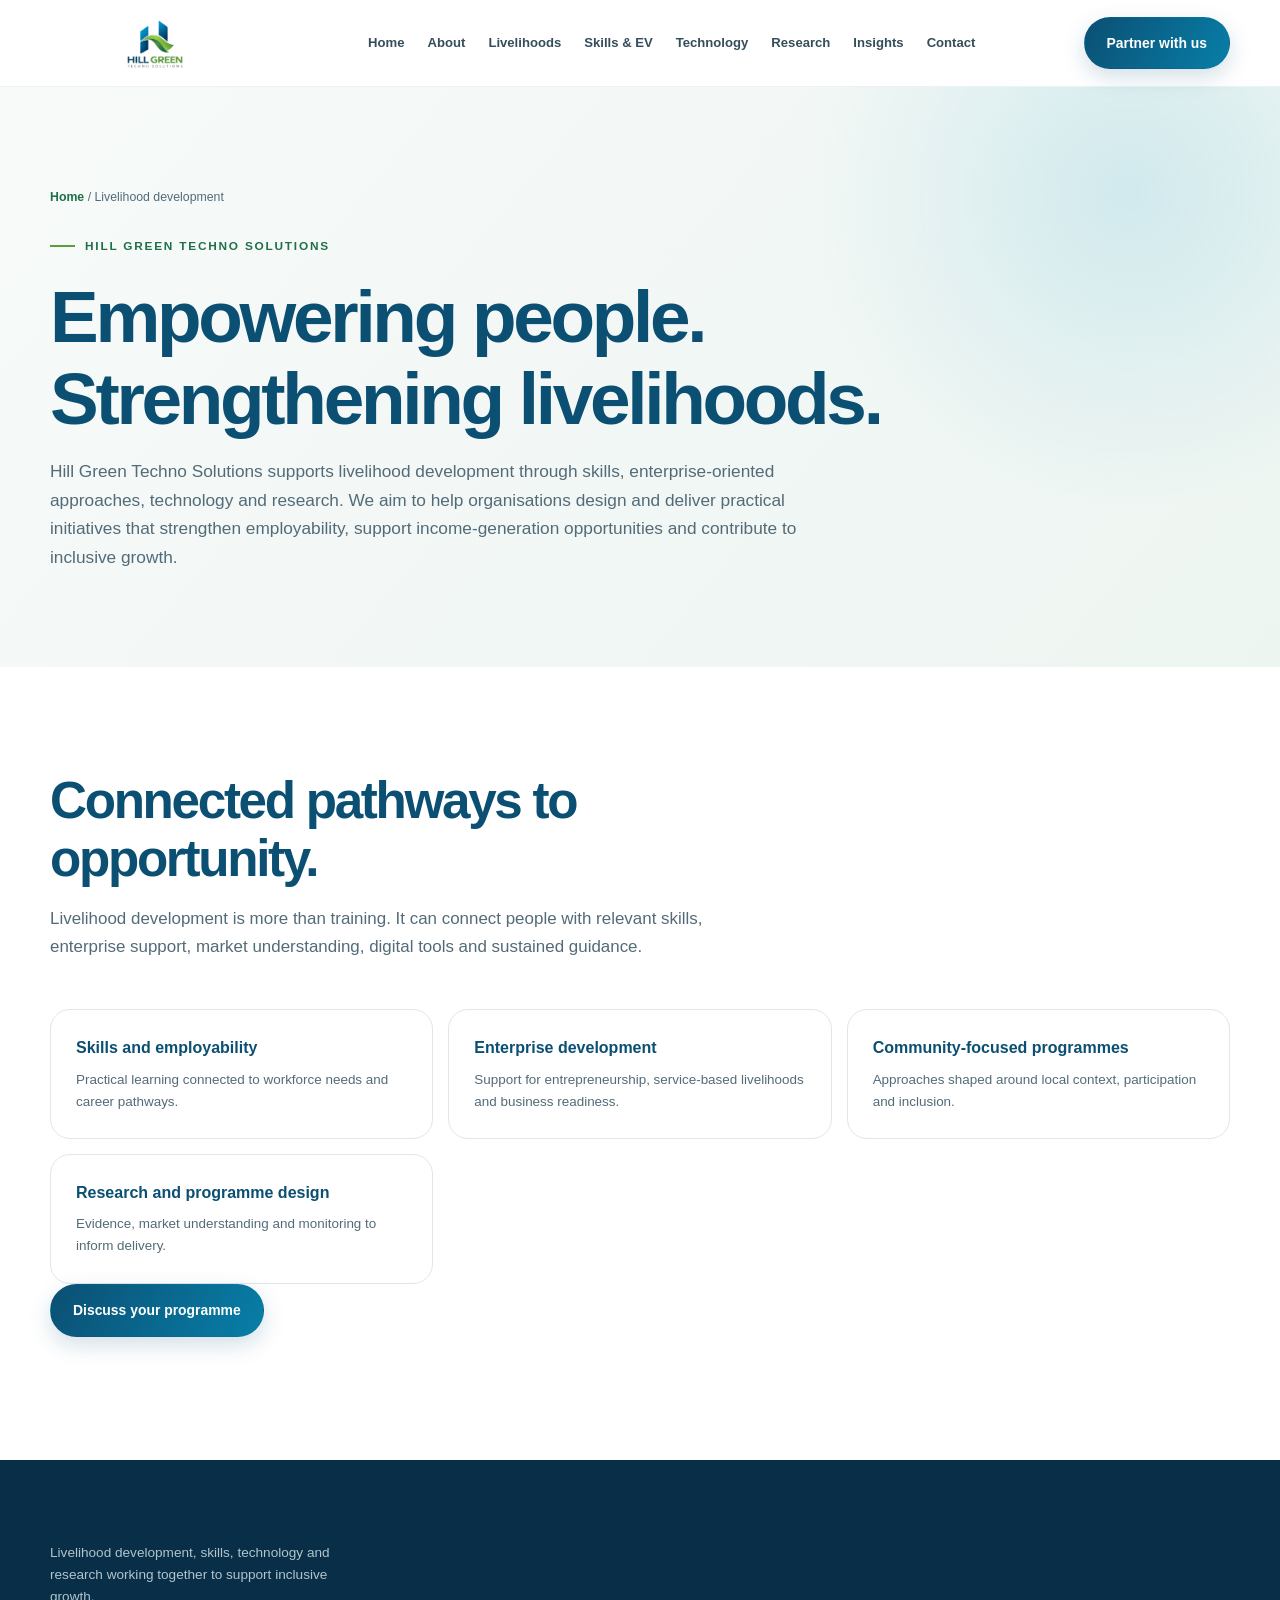
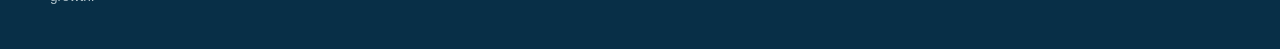
<file: livelihoods.html>
<!doctype html><html lang="en"><head><meta charset="utf-8"><meta name="viewport" content="width=device-width,initial-scale=1"><meta name="description" content="Explore livelihood development, enterprise support, employability, community programmes and sustainable income-generation approaches with Hill Green."><meta name="robots" content="index,follow,max-image-preview:large"><title>Livelihood Development Services | Hill Green Techno Solutions</title><link rel="canonical" href="https://hillgreentechno.com/livelihoods.html"><meta property="og:type" content="website"><meta property="og:title" content="Livelihood Development Services | Hill Green Techno Solutions"><meta property="og:description" content="Explore livelihood development, enterprise support, employability and community programmes with Hill Green."><meta property="og:url" content="https://hillgreentechno.com/livelihoods.html"><meta property="og:image" content="https://hillgreentechno.com/assets/home-hero.jpg"><script type="application/ld+json">{"@context":"https://schema.org","@graph":[{"@type":"Organization","@id":"https://hillgreentechno.com/#organization","name":"Hill Green Techno Solutions","url":"https://hillgreentechno.com/"},{"@type":"WebPage","name":"Livelihood Development Services | Hill Green Techno Solutions","url":"https://hillgreentechno.com/livelihoods.html","about":{"@id":"https://hillgreentechno.com/#organization"}}]}</script><link rel="stylesheet" href="styles.css"></head><body><header class="header"><div class="wrap nav"><a class="brand" href="index.html"><img src="assets/hill-green-logo.png" alt="Hill Green Techno Solutions logo"></a><nav class="links" aria-label="Main navigation"><a href="index.html">Home</a><a href="about.html">About</a><a href="livelihoods.html">Livelihoods</a><a href="skills.html">Skills &amp; EV</a><a href="software.html">Technology</a><a href="research.html">Research</a><a href="insights.html">Insights</a><a href="contact.html">Contact</a></nav><a class="btn primary" href="contact.html">Partner with us</a></div></header><main><section class="page-hero"><div class="wrap"><div class="crumb"><a href="index.html">Home</a> / Livelihood development</div><span class="eyebrow">Hill Green Techno Solutions</span><h1>Empowering people. Strengthening livelihoods.</h1><p>Hill Green Techno Solutions supports livelihood development through skills, enterprise-oriented approaches, technology and research. We aim to help organisations design and deliver practical initiatives that strengthen employability, support income-generation opportunities and contribute to inclusive growth.</p></div></section><section class="section"><div class="wrap"><div class="section-head"><h2>Connected pathways to opportunity.</h2><p>Livelihood development is more than training. It can connect people with relevant skills, enterprise support, market understanding, digital tools and sustained guidance.</p></div><div class="values"><div class="value"><b>Skills and employability</b><p>Practical learning connected to workforce needs and career pathways.</p></div><div class="value"><b>Enterprise development</b><p>Support for entrepreneurship, service-based livelihoods and business readiness.</p></div><div class="value"><b>Community-focused programmes</b><p>Approaches shaped around local context, participation and inclusion.</p></div><div class="value"><b>Research and programme design</b><p>Evidence, market understanding and monitoring to inform delivery.</p></div></div><p><a class="btn primary" href="contact.html">Discuss your programme</a></p></div></section></main><footer class="footer"><div class="wrap"><p>Livelihood development, skills, technology and research working together to support inclusive growth.</p></div></footer></body></html>
</file>
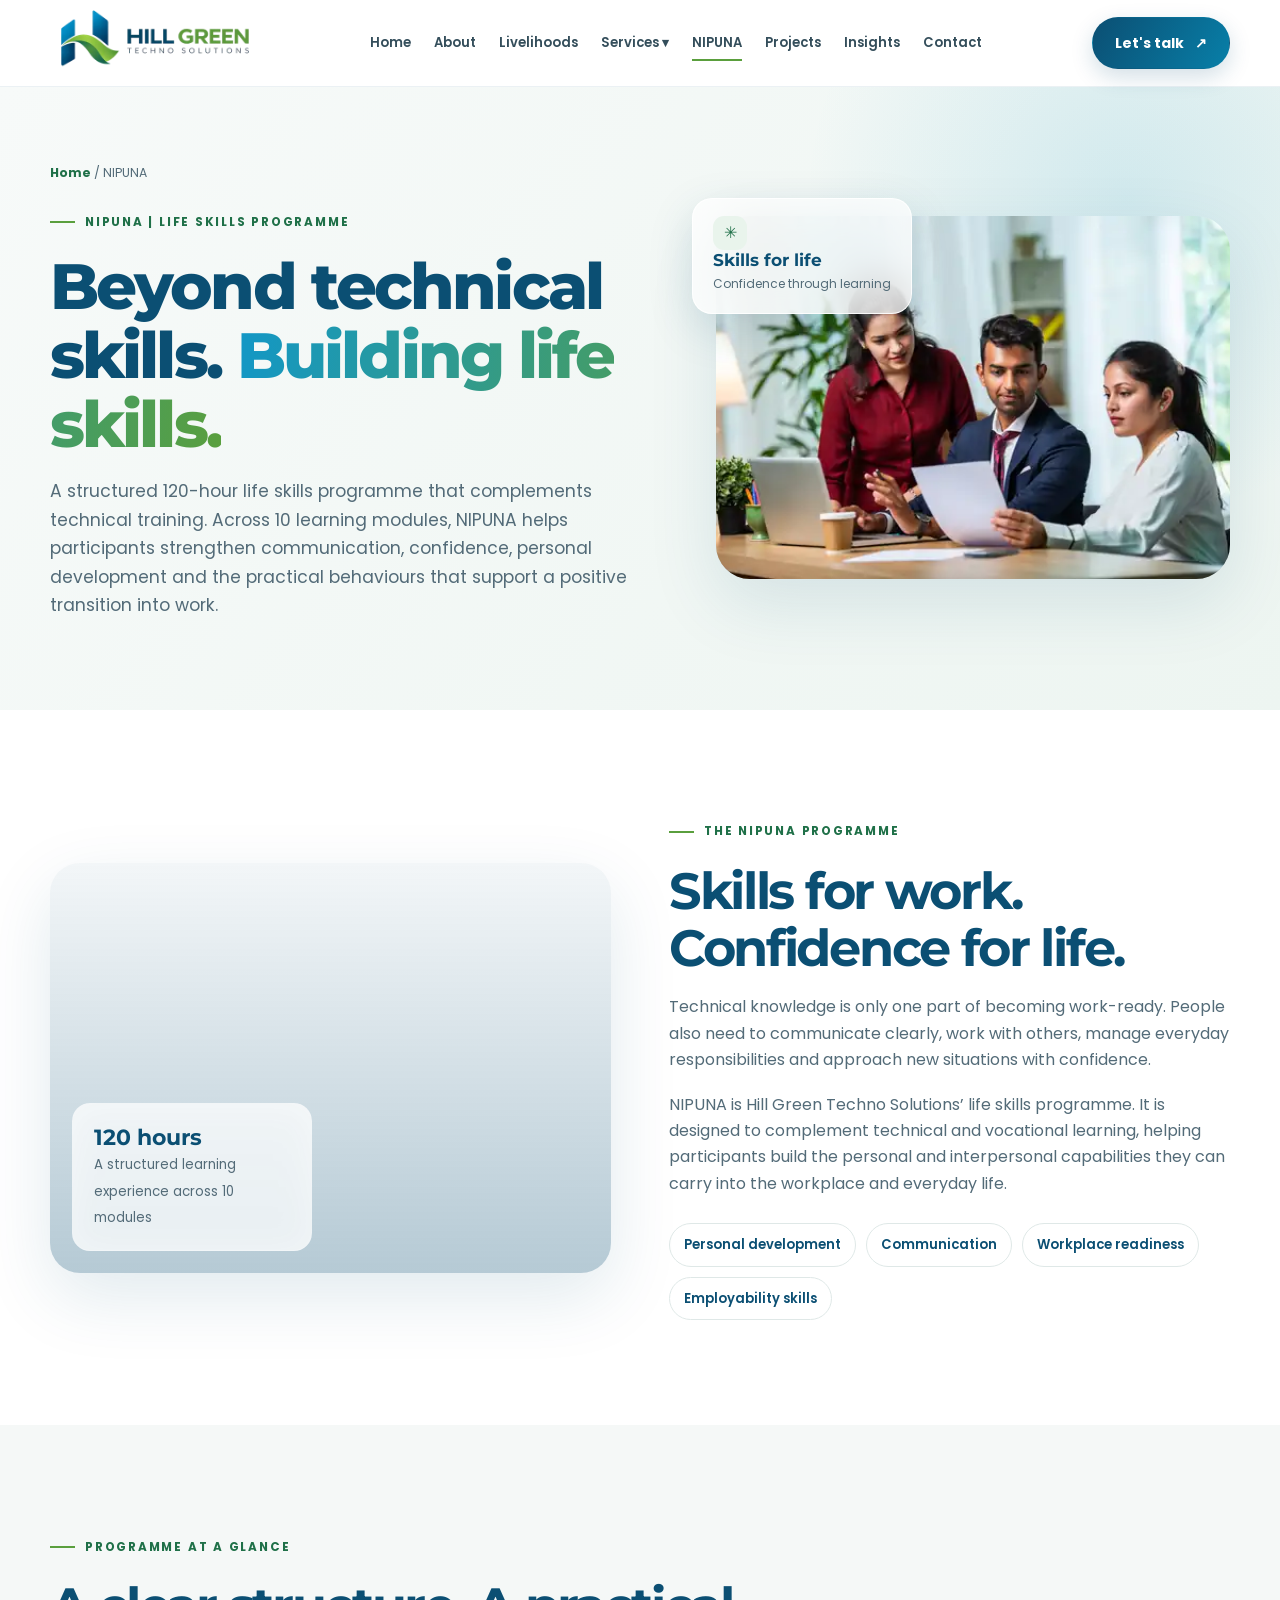
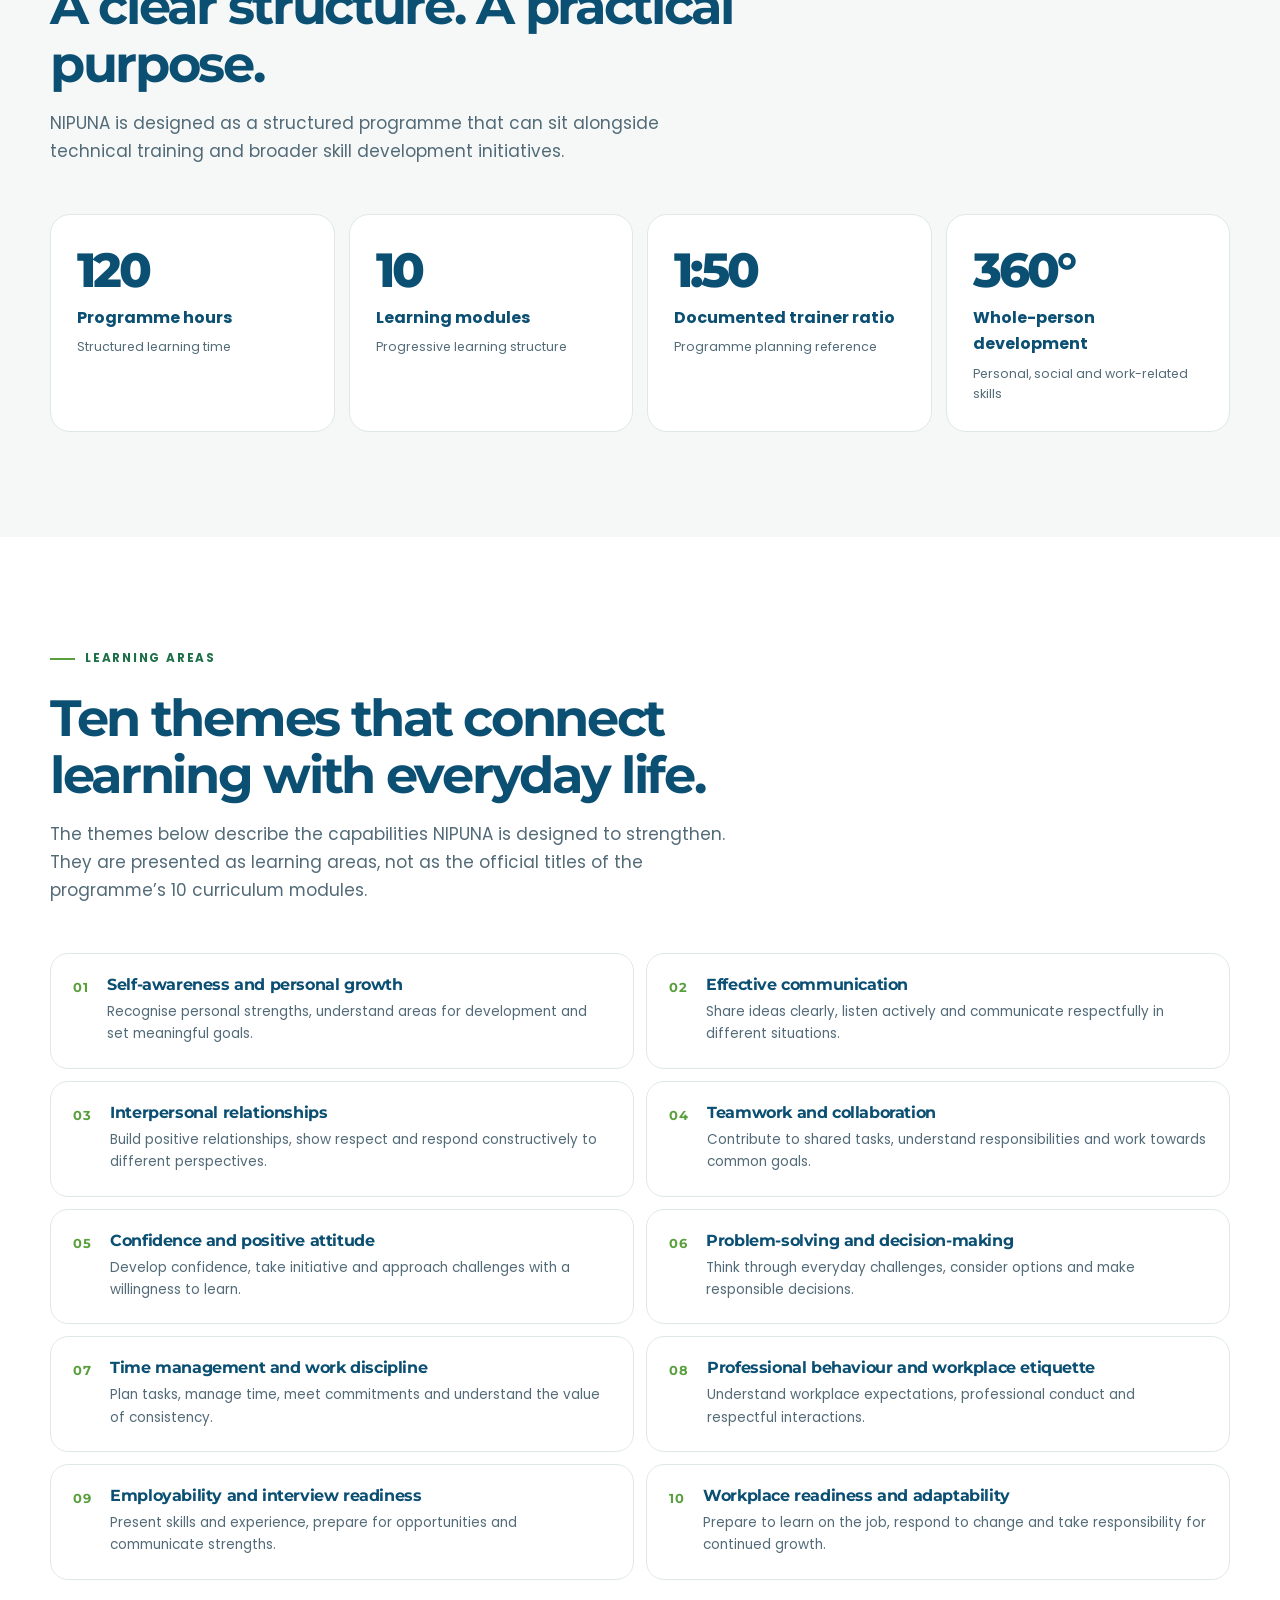
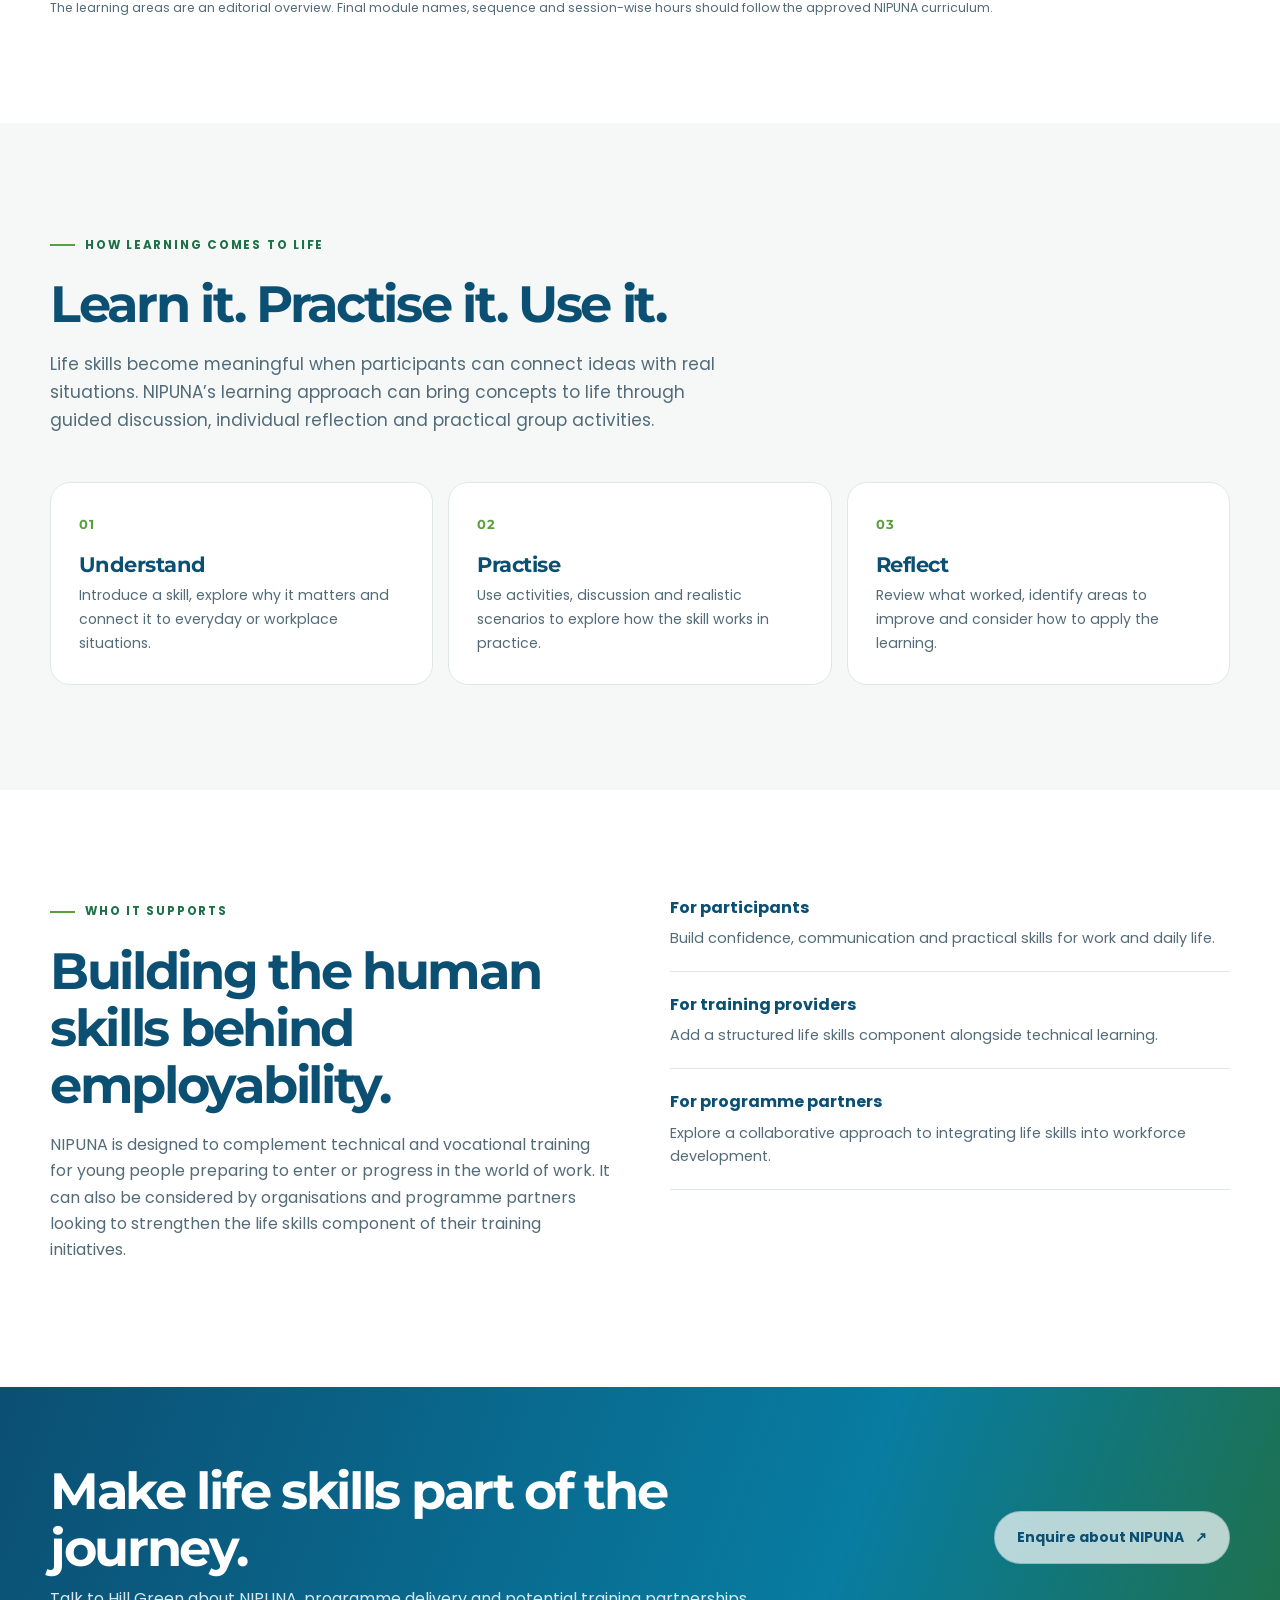
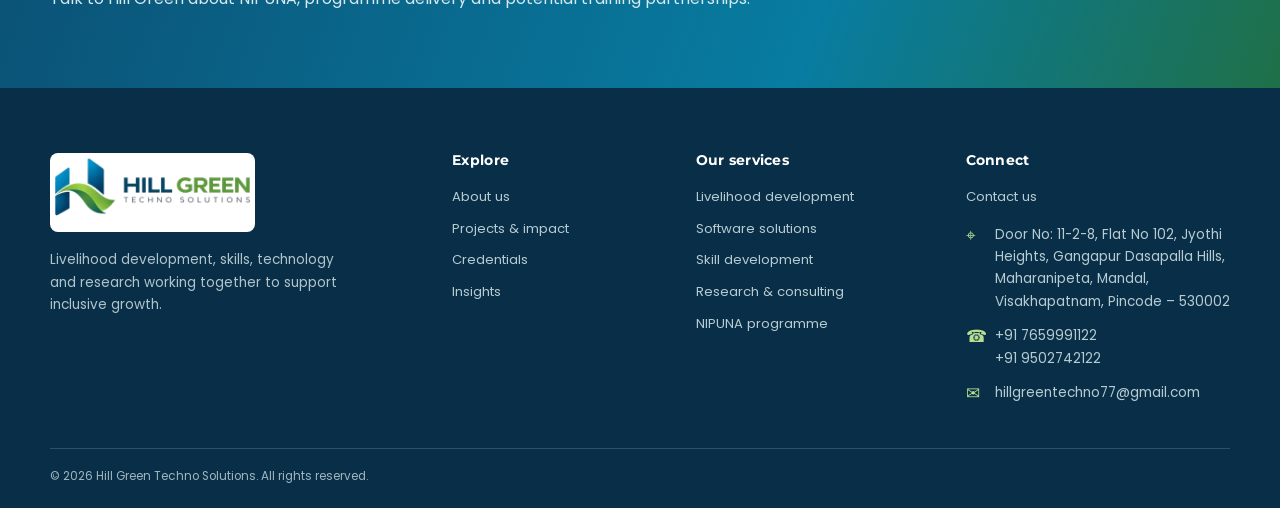
<file: nipuna.html>
<!DOCTYPE html>
<html lang="en">
<head>
<meta charset="utf-8">
<meta name="viewport" content="width=device-width, initial-scale=1">
<meta name="theme-color" content="#0B4F73">
<meta name="description" content="Discover NIPUNA, Hill Green’s life-skills programme focused on communication, teamwork, confidence and workplace readiness.">
<title>NIPUNA Life Skills Programme | Hill Green</title>
<link rel="preconnect" href="https://fonts.googleapis.com">
<link rel="preconnect" href="https://fonts.gstatic.com" crossorigin>
<link href="https://fonts.googleapis.com/css2?family=Montserrat:wght@400;500;600;700;800&family=Poppins:wght@400;500;600;700&family=Noto+Sans+Telugu:wght@400;500;600;700&display=swap" rel="stylesheet">
<link rel="stylesheet" href="styles.css">
<meta name="robots" content="index, follow, max-image-preview:large"><link rel="canonical" href="https://hillgreentechno.com/nipuna.html"><meta property="og:type" content="website"><meta property="og:site_name" content="Hill Green Techno Solutions"><meta property="og:title" content="NIPUNA Life Skills Programme | Hill Green"><meta property="og:description" content="Discover NIPUNA, Hill Green’s life-skills programme focused on communication, teamwork, confidence and workplace readiness."><meta property="og:url" content="https://hillgreentechno.com/nipuna.html"><meta property="og:image" content="https://hillgreentechno.com/assets/home-hero.jpg"><meta name="twitter:card" content="summary_large_image"><meta name="twitter:title" content="NIPUNA Life Skills Programme | Hill Green"><meta name="twitter:description" content="Discover NIPUNA, Hill Green’s life-skills programme focused on communication, teamwork, confidence and workplace readiness."><meta name="twitter:image" content="https://hillgreentechno.com/assets/home-hero.jpg"><script type="application/ld+json">{"@context":"https://schema.org","@graph":[{"@type":"Organization","@id":"https://hillgreentechno.com/#organization","name":"Hill Green Techno Solutions","url":"https://hillgreentechno.com/"},{"@type":"WebPage","@id":"https://hillgreentechno.com/nipuna.html#webpage","url":"https://hillgreentechno.com/nipuna.html","name":"NIPUNA Life Skills Programme | Hill Green","description":"Discover NIPUNA, Hill Green’s life-skills programme focused on communication, teamwork, confidence and workplace readiness.","about":{"@id":"https://hillgreentechno.com/#organization"}}]}</script></head>
<body>
<header class="header"><div class="wrap nav">
<a class="brand" href="index.html" aria-label="Hill Green home"><img src="assets/hill-green-logo.png" alt="Hill Green Techno Solutions logo"></a>
<nav class="links" id="navLinks" aria-label="Main navigation">
<a href="index.html">Home</a><a href="about.html">About</a><a href="livelihoods.html">Livelihoods</a>
<div class="service-menu"><a href="software.html">Services ▾</a><div class="service-drop"><a href="livelihoods.html">Livelihood Development</a>
<a href="software.html">Software Consulting & Development</a><a href="skills.html">Skill Development & EV Training</a><a href="research.html">Market Research & Consulting</a></div></div>
<a href="nipuna.html">NIPUNA</a><a href="projects.html">Projects</a><a href="insights.html">Insights</a><a href="contact.html">Contact</a>
</nav>
<div class="navright"><a class="btn primary" href="contact.html">Let's talk <span class="arrow">↗</span></a><button class="menu" id="menuToggle" aria-label="Open navigation" aria-expanded="false">☰</button></div>
</div></header>
<main id="app" class="route-enter" tabindex="-1"><section class="page-hero"><div class="wrap"><div class="crumb"><a href="index.html">Home</a> / NIPUNA Life Skills Programme</div><span class="eyebrow">Hill Green Techno Solutions</span><h1>Confidence, communication and readiness for what comes next.</h1><p>NIPUNA is Hill Green’s life-skills programme focused on communication, teamwork, confidence, problem-solving and workplace readiness.</p></div></section><section class="section"><div class="wrap"><div class="section-head"><h2>Practical life skills</h2><p>The programme is designed to complement technical learning and strengthen skills needed for work and everyday interactions.</p></div><p>Hill Green works with organisations, institutions and partners to understand requirements and develop practical responses.</p><p><a class="btn primary" href="contact.html">Discuss your requirements</a></p></div></section></main><footer class="footer"><div class="wrap">
<div class="footer-grid">
<div><img class="footer-logo" src="assets/hill-green-logo.png" alt="Hill Green Techno Solutions"><p>Livelihood development, skills, technology and research working together to support inclusive growth.</p></div>
<div><h4>Explore</h4><div class="footlinks"><a href="about.html">About us</a><a href="projects.html">Projects & impact</a><a href="credentials.html">Credentials</a><a href="insights.html">Insights</a></div></div>
<div><h4>Our services</h4><div class="footlinks"><a href="livelihoods.html">Livelihood development</a><a href="software.html">Software solutions</a><a href="skills.html">Skill development</a><a href="research.html">Research & consulting</a><a href="nipuna.html">NIPUNA programme</a></div></div>
<div><h4>Connect</h4><div class="footlinks"><a href="contact.html">Contact us</a></div>
<div class="footer-contact">
  <p><span class="contact-symbol" aria-hidden="true">⌖</span><span>Door No: 11-2-8, Flat No 102, Jyothi Heights, Gangapur Dasapalla Hills, Maharanipeta, Mandal, Visakhapatnam, Pincode – 530002</span></p>
  <p><span class="contact-symbol" aria-hidden="true">☎</span><span><a href="tel:+917659991122">+91 7659991122</a><br><a href="tel:+919502742122">+91 9502742122</a></span></p>
  <p><span class="contact-symbol" aria-hidden="true">✉</span><span><a href="mailto:hillgreentechno77@gmail.com">hillgreentechno77@gmail.com</a></span></p>
</div></div>
</div><div class="footer-bottom"><span>© <span id="year"></span> Hill Green Techno Solutions. All rights reserved.</span></div>
</div></footer>
<div class="toast" id="toast" role="status" aria-live="polite"></div>
<script src="app.js"></script>
</body>
</html>
</file>
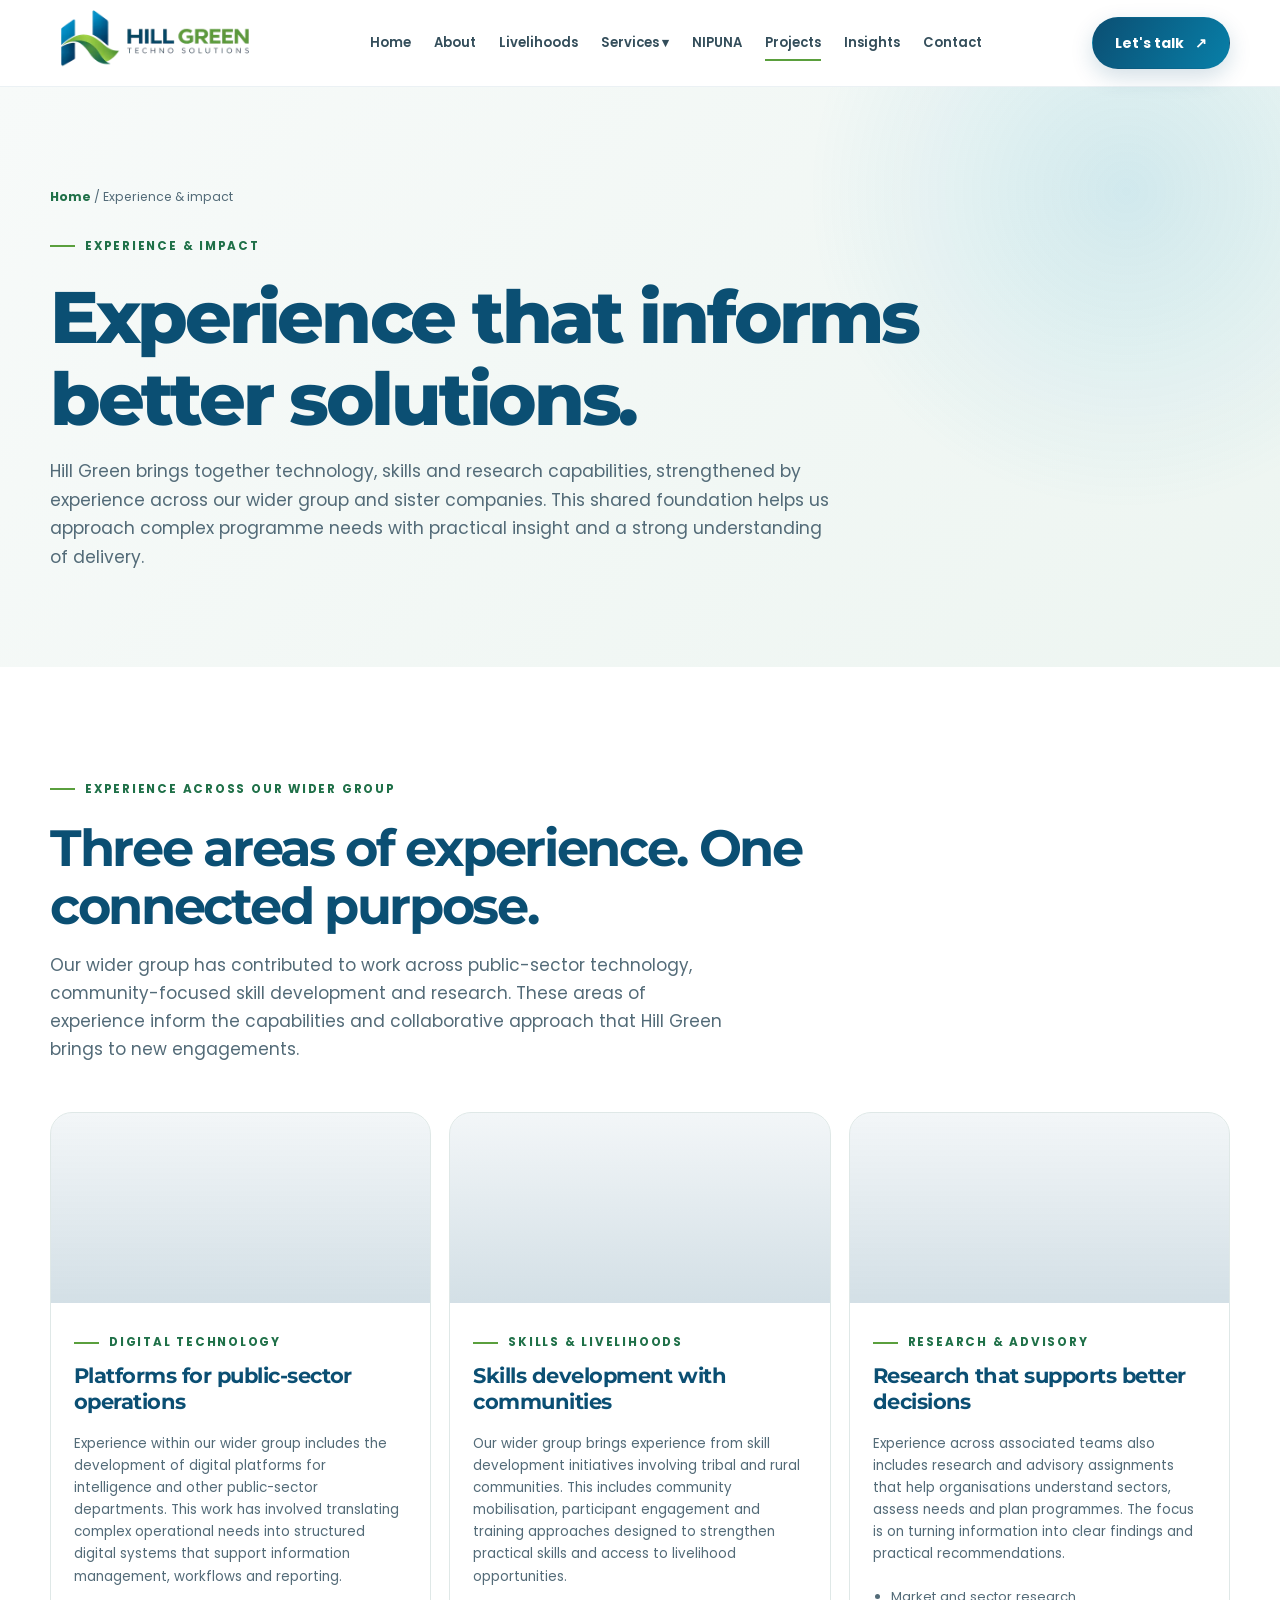
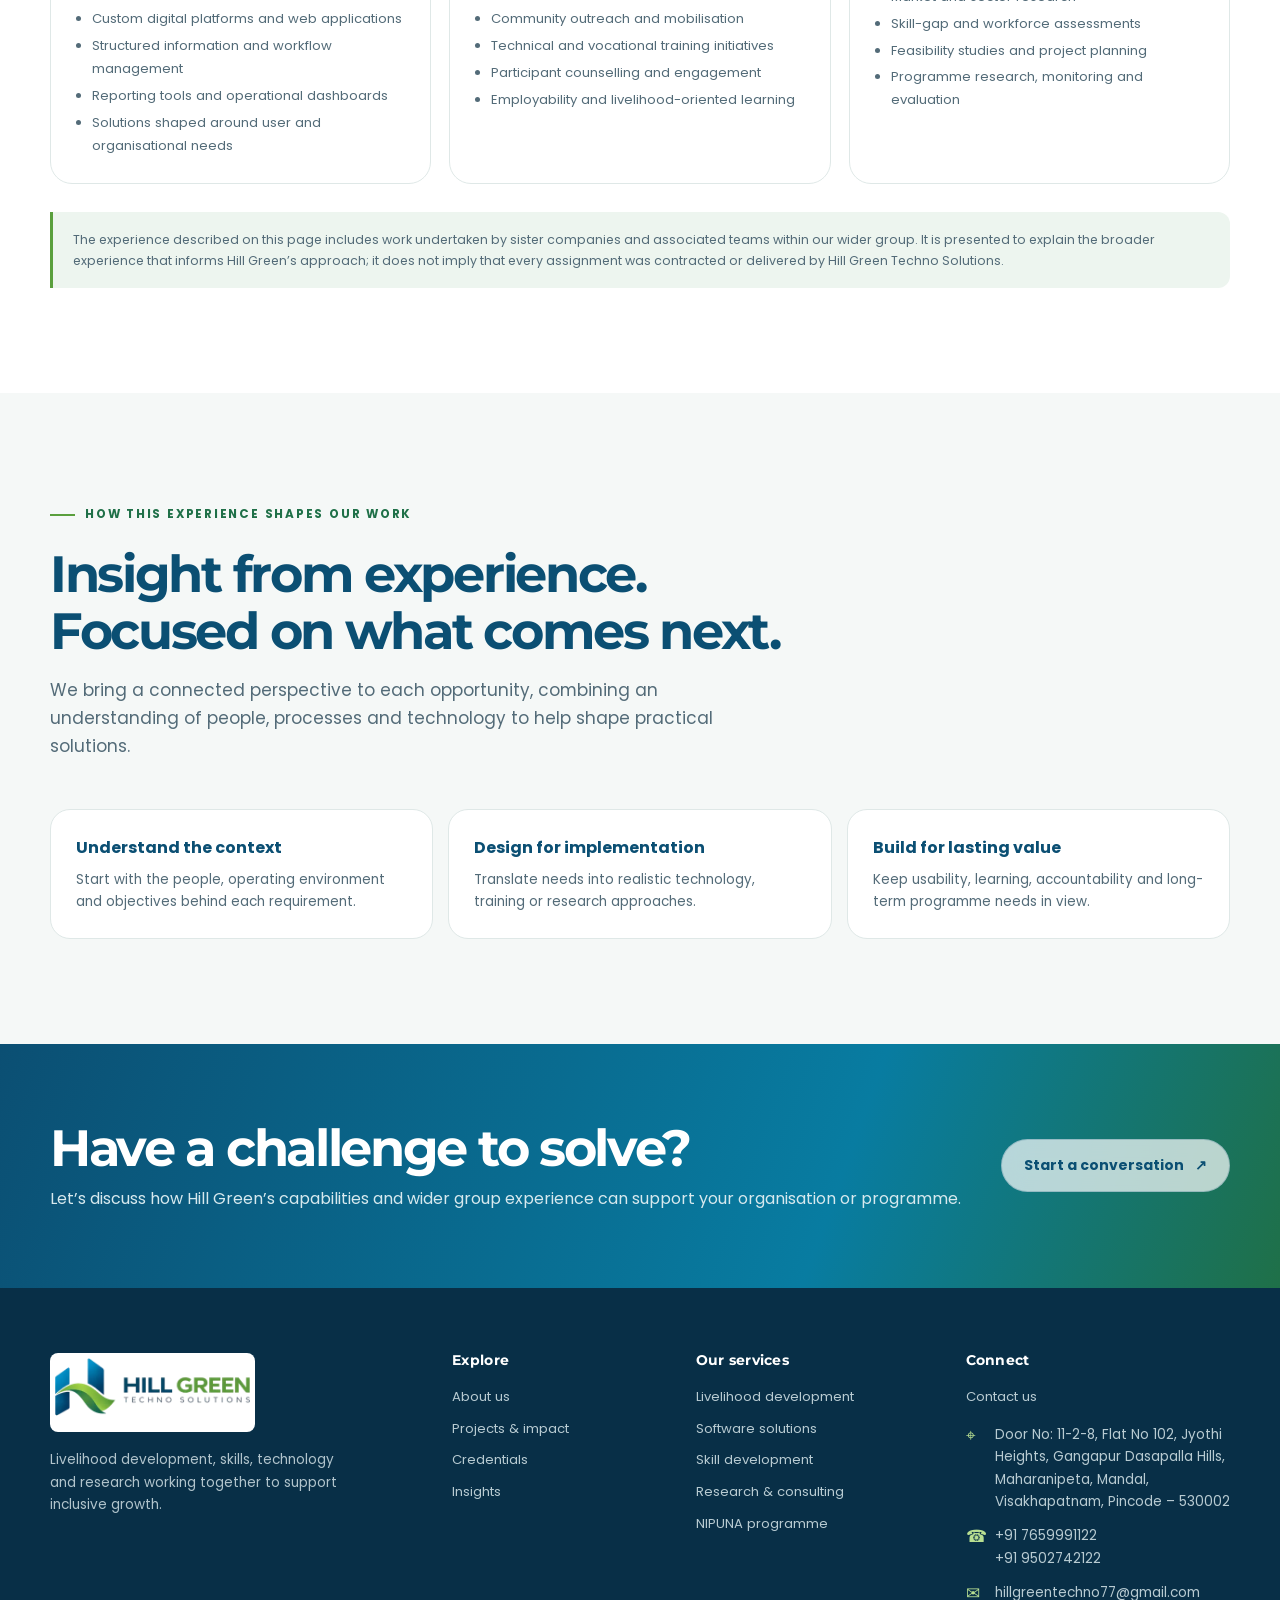
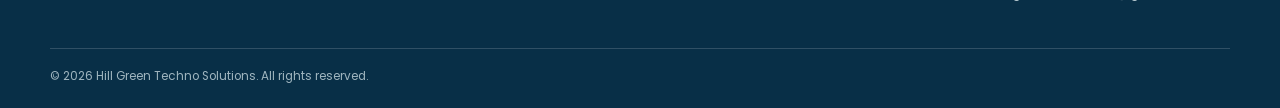
<file: projects.html>
<!DOCTYPE html>
<html lang="en">
<head>
<meta charset="utf-8">
<meta name="viewport" content="width=device-width, initial-scale=1">
<meta name="theme-color" content="#0B4F73">
<meta name="description" content="Explore Hill Green project experience, programme delivery, partnerships and verified outcomes across skills, technology and research.">
<title>Projects &amp; Impact | Hill Green Techno Solutions</title>
<link rel="preconnect" href="https://fonts.googleapis.com">
<link rel="preconnect" href="https://fonts.gstatic.com" crossorigin>
<link href="https://fonts.googleapis.com/css2?family=Montserrat:wght@400;500;600;700;800&family=Poppins:wght@400;500;600;700&family=Noto+Sans+Telugu:wght@400;500;600;700&display=swap" rel="stylesheet">
<link rel="stylesheet" href="styles.css">
<meta name="robots" content="index, follow, max-image-preview:large"><link rel="canonical" href="https://hillgreentechno.com/projects.html"><meta property="og:type" content="website"><meta property="og:site_name" content="Hill Green Techno Solutions"><meta property="og:title" content="Projects &amp; Impact | Hill Green Techno Solutions"><meta property="og:description" content="Explore Hill Green project experience, programme delivery, partnerships and verified outcomes across skills, technology and research."><meta property="og:url" content="https://hillgreentechno.com/projects.html"><meta property="og:image" content="https://hillgreentechno.com/assets/home-hero.jpg"><meta name="twitter:card" content="summary_large_image"><meta name="twitter:title" content="Projects &amp; Impact | Hill Green Techno Solutions"><meta name="twitter:description" content="Explore Hill Green project experience, programme delivery, partnerships and verified outcomes across skills, technology and research."><meta name="twitter:image" content="https://hillgreentechno.com/assets/home-hero.jpg"><script type="application/ld+json">{"@context":"https://schema.org","@graph":[{"@type":"Organization","@id":"https://hillgreentechno.com/#organization","name":"Hill Green Techno Solutions","url":"https://hillgreentechno.com/"},{"@type":"WebPage","@id":"https://hillgreentechno.com/projects.html#webpage","url":"https://hillgreentechno.com/projects.html","name":"Projects & Impact | Hill Green Techno Solutions","description":"Explore Hill Green project experience, programme delivery, partnerships and verified outcomes across skills, technology and research.","about":{"@id":"https://hillgreentechno.com/#organization"}}]}</script></head>
<body>
<header class="header"><div class="wrap nav">
<a class="brand" href="index.html" aria-label="Hill Green home"><img src="assets/hill-green-logo.png" alt="Hill Green Techno Solutions logo"></a>
<nav class="links" id="navLinks" aria-label="Main navigation">
<a href="index.html">Home</a><a href="about.html">About</a><a href="livelihoods.html">Livelihoods</a>
<div class="service-menu"><a href="software.html">Services ▾</a><div class="service-drop"><a href="livelihoods.html">Livelihood Development</a>
<a href="software.html">Software Consulting & Development</a><a href="skills.html">Skill Development & EV Training</a><a href="research.html">Market Research & Consulting</a></div></div>
<a href="nipuna.html">NIPUNA</a><a href="projects.html">Projects</a><a href="insights.html">Insights</a><a href="contact.html">Contact</a>
</nav>
<div class="navright"><a class="btn primary" href="contact.html">Let's talk <span class="arrow">↗</span></a><button class="menu" id="menuToggle" aria-label="Open navigation" aria-expanded="false">☰</button></div>
</div></header>
<main id="app" class="route-enter" tabindex="-1"><section class="page-hero"><div class="wrap"><div class="crumb"><a href="index.html">Home</a> / Projects &amp; Impact</div><span class="eyebrow">Hill Green Techno Solutions</span><h1>Real work. Measurable impact. Lasting change.</h1><p>Explore how Hill Green applies livelihood development, technology, research and skill development to address practical challenges.</p></div></section><section class="section"><div class="wrap"><div class="section-head"><h2>Evidence behind the work</h2><p>Project stories should explain context, Hill Green’s role, delivery approach and verified outcomes.</p></div><p>Hill Green works with organisations, institutions and partners to understand requirements and develop practical responses.</p><p><a class="btn primary" href="contact.html">Discuss your requirements</a></p></div></section></main><footer class="footer"><div class="wrap">
<div class="footer-grid">
<div><img class="footer-logo" src="assets/hill-green-logo.png" alt="Hill Green Techno Solutions"><p>Livelihood development, skills, technology and research working together to support inclusive growth.</p></div>
<div><h4>Explore</h4><div class="footlinks"><a href="about.html">About us</a><a href="projects.html">Projects & impact</a><a href="credentials.html">Credentials</a><a href="insights.html">Insights</a></div></div>
<div><h4>Our services</h4><div class="footlinks"><a href="livelihoods.html">Livelihood development</a><a href="software.html">Software solutions</a><a href="skills.html">Skill development</a><a href="research.html">Research & consulting</a><a href="nipuna.html">NIPUNA programme</a></div></div>
<div><h4>Connect</h4><div class="footlinks"><a href="contact.html">Contact us</a></div>
<div class="footer-contact">
  <p><span class="contact-symbol" aria-hidden="true">⌖</span><span>Door No: 11-2-8, Flat No 102, Jyothi Heights, Gangapur Dasapalla Hills, Maharanipeta, Mandal, Visakhapatnam, Pincode – 530002</span></p>
  <p><span class="contact-symbol" aria-hidden="true">☎</span><span><a href="tel:+917659991122">+91 7659991122</a><br><a href="tel:+919502742122">+91 9502742122</a></span></p>
  <p><span class="contact-symbol" aria-hidden="true">✉</span><span><a href="mailto:hillgreentechno77@gmail.com">hillgreentechno77@gmail.com</a></span></p>
</div></div>
</div><div class="footer-bottom"><span>© <span id="year"></span> Hill Green Techno Solutions. All rights reserved.</span></div>
</div></footer>
<div class="toast" id="toast" role="status" aria-live="polite"></div>
<script src="app.js"></script>
</body>
</html>
</file>
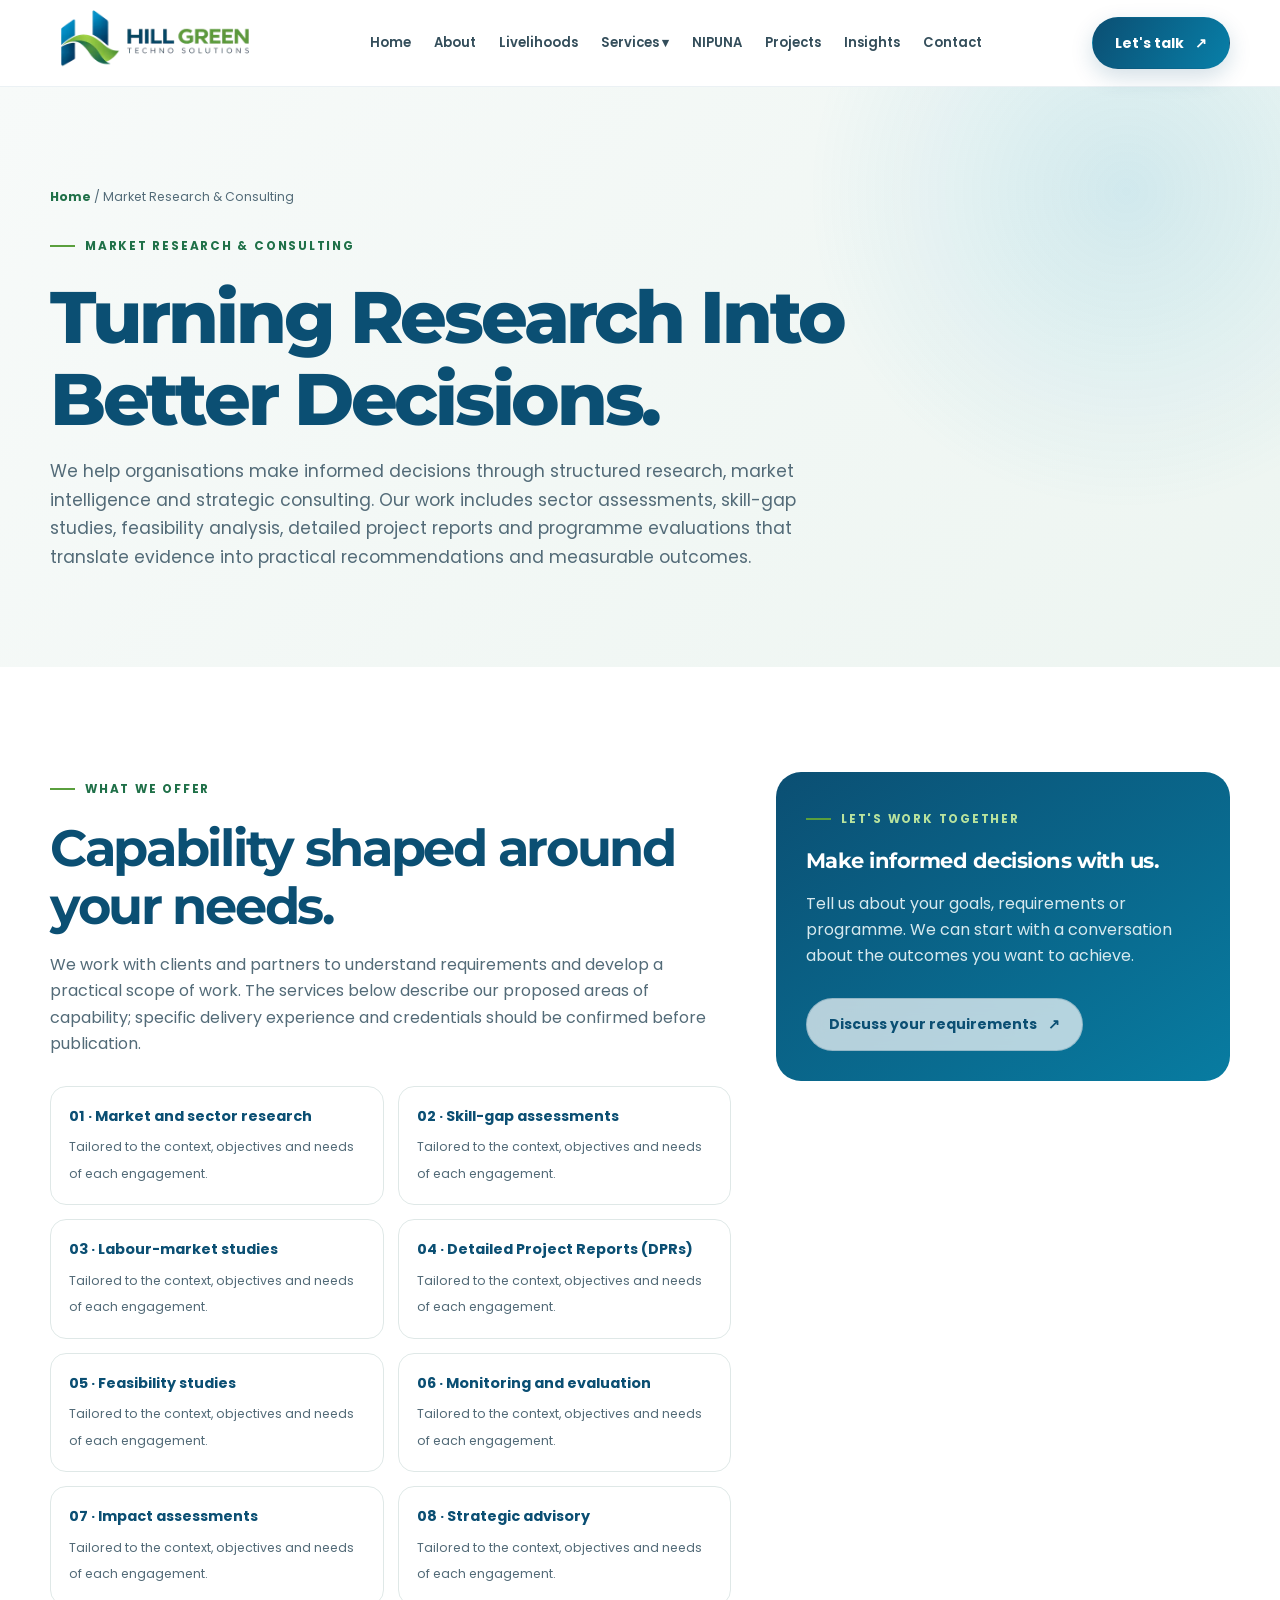
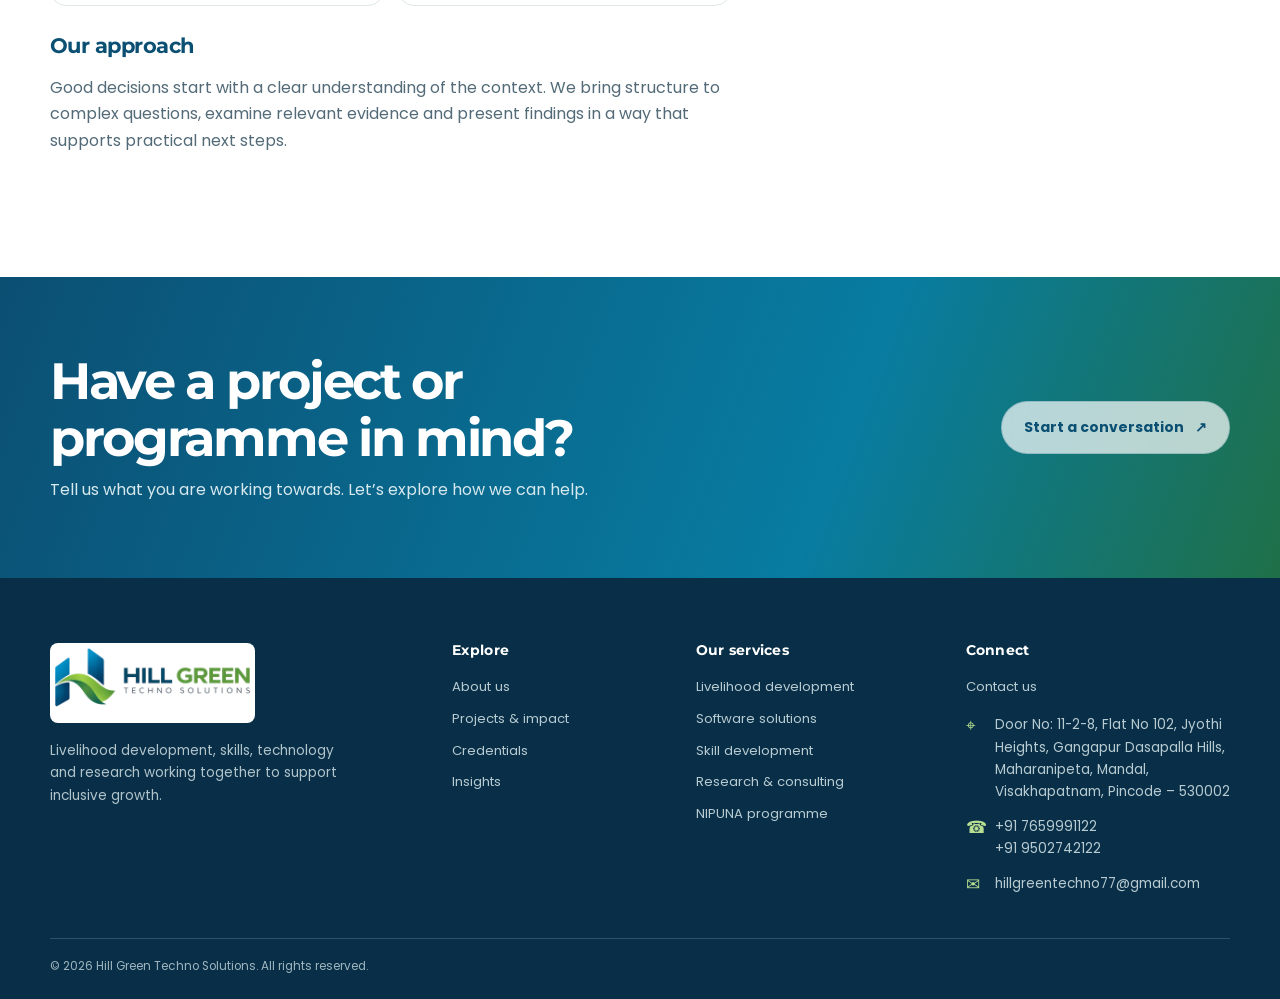
<file: research.html>
<!DOCTYPE html>
<html lang="en">
<head>
<meta charset="utf-8">
<meta name="viewport" content="width=device-width, initial-scale=1">
<meta name="theme-color" content="#0B4F73">
<meta name="description" content="Hill Green supports informed decisions through market research, skill-gap assessments, feasibility studies, DPRs and programme evaluation.">
<title>Market Research &amp; Consulting | Hill Green</title>
<link rel="preconnect" href="https://fonts.googleapis.com">
<link rel="preconnect" href="https://fonts.gstatic.com" crossorigin>
<link href="https://fonts.googleapis.com/css2?family=Montserrat:wght@400;500;600;700;800&family=Poppins:wght@400;500;600;700&family=Noto+Sans+Telugu:wght@400;500;600;700&display=swap" rel="stylesheet">
<link rel="stylesheet" href="styles.css">
<meta name="robots" content="index, follow, max-image-preview:large"><link rel="canonical" href="https://hillgreentechno.com/research.html"><meta property="og:type" content="website"><meta property="og:site_name" content="Hill Green Techno Solutions"><meta property="og:title" content="Market Research &amp; Consulting | Hill Green"><meta property="og:description" content="Hill Green supports informed decisions through market research, skill-gap assessments, feasibility studies, DPRs and programme evaluation."><meta property="og:url" content="https://hillgreentechno.com/research.html"><meta property="og:image" content="https://hillgreentechno.com/assets/home-hero.jpg"><meta name="twitter:card" content="summary_large_image"><meta name="twitter:title" content="Market Research &amp; Consulting | Hill Green"><meta name="twitter:description" content="Hill Green supports informed decisions through market research, skill-gap assessments, feasibility studies, DPRs and programme evaluation."><meta name="twitter:image" content="https://hillgreentechno.com/assets/home-hero.jpg"><script type="application/ld+json">{"@context":"https://schema.org","@graph":[{"@type":"Organization","@id":"https://hillgreentechno.com/#organization","name":"Hill Green Techno Solutions","url":"https://hillgreentechno.com/"},{"@type":"WebPage","@id":"https://hillgreentechno.com/research.html#webpage","url":"https://hillgreentechno.com/research.html","name":"Market Research & Consulting | Hill Green","description":"Hill Green supports informed decisions through market research, skill-gap assessments, feasibility studies, DPRs and programme evaluation.","about":{"@id":"https://hillgreentechno.com/#organization"}}]}</script></head>
<body>
<header class="header"><div class="wrap nav">
<a class="brand" href="index.html" aria-label="Hill Green home"><img src="assets/hill-green-logo.png" alt="Hill Green Techno Solutions logo"></a>
<nav class="links" id="navLinks" aria-label="Main navigation">
<a href="index.html">Home</a><a href="about.html">About</a><a href="livelihoods.html">Livelihoods</a>
<div class="service-menu"><a href="software.html">Services ▾</a><div class="service-drop"><a href="livelihoods.html">Livelihood Development</a>
<a href="software.html">Software Consulting & Development</a><a href="skills.html">Skill Development & EV Training</a><a href="research.html">Market Research & Consulting</a></div></div>
<a href="nipuna.html">NIPUNA</a><a href="projects.html">Projects</a><a href="insights.html">Insights</a><a href="contact.html">Contact</a>
</nav>
<div class="navright"><a class="btn primary" href="contact.html">Let's talk <span class="arrow">↗</span></a><button class="menu" id="menuToggle" aria-label="Open navigation" aria-expanded="false">☰</button></div>
</div></header>
<main id="app" class="route-enter" tabindex="-1"><section class="page-hero"><div class="wrap"><div class="crumb"><a href="index.html">Home</a> / Market Research &amp; Consulting</div><span class="eyebrow">Hill Green Techno Solutions</span><h1>Turning research into better decisions.</h1><p>Hill Green supports organisations with structured research, market intelligence and strategic consulting, including sector assessments, skill-gap studies, feasibility analysis and programme evaluations.</p></div></section><section class="section"><div class="wrap"><div class="section-head"><h2>Evidence for informed decisions</h2><p>We bring structure to complex questions, examine relevant evidence and present findings that support practical next steps.</p></div><p>Hill Green works with organisations, institutions and partners to understand requirements and develop practical responses.</p><p><a class="btn primary" href="contact.html">Discuss your requirements</a></p></div></section></main><footer class="footer"><div class="wrap">
<div class="footer-grid">
<div><img class="footer-logo" src="assets/hill-green-logo.png" alt="Hill Green Techno Solutions"><p>Livelihood development, skills, technology and research working together to support inclusive growth.</p></div>
<div><h4>Explore</h4><div class="footlinks"><a href="about.html">About us</a><a href="projects.html">Projects & impact</a><a href="credentials.html">Credentials</a><a href="insights.html">Insights</a></div></div>
<div><h4>Our services</h4><div class="footlinks"><a href="livelihoods.html">Livelihood development</a><a href="software.html">Software solutions</a><a href="skills.html">Skill development</a><a href="research.html">Research & consulting</a><a href="nipuna.html">NIPUNA programme</a></div></div>
<div><h4>Connect</h4><div class="footlinks"><a href="contact.html">Contact us</a></div>
<div class="footer-contact">
  <p><span class="contact-symbol" aria-hidden="true">⌖</span><span>Door No: 11-2-8, Flat No 102, Jyothi Heights, Gangapur Dasapalla Hills, Maharanipeta, Mandal, Visakhapatnam, Pincode – 530002</span></p>
  <p><span class="contact-symbol" aria-hidden="true">☎</span><span><a href="tel:+917659991122">+91 7659991122</a><br><a href="tel:+919502742122">+91 9502742122</a></span></p>
  <p><span class="contact-symbol" aria-hidden="true">✉</span><span><a href="mailto:hillgreentechno77@gmail.com">hillgreentechno77@gmail.com</a></span></p>
</div></div>
</div><div class="footer-bottom"><span>© <span id="year"></span> Hill Green Techno Solutions. All rights reserved.</span></div>
</div></footer>
<div class="toast" id="toast" role="status" aria-live="polite"></div>
<script src="app.js"></script>
</body>
</html>
</file>
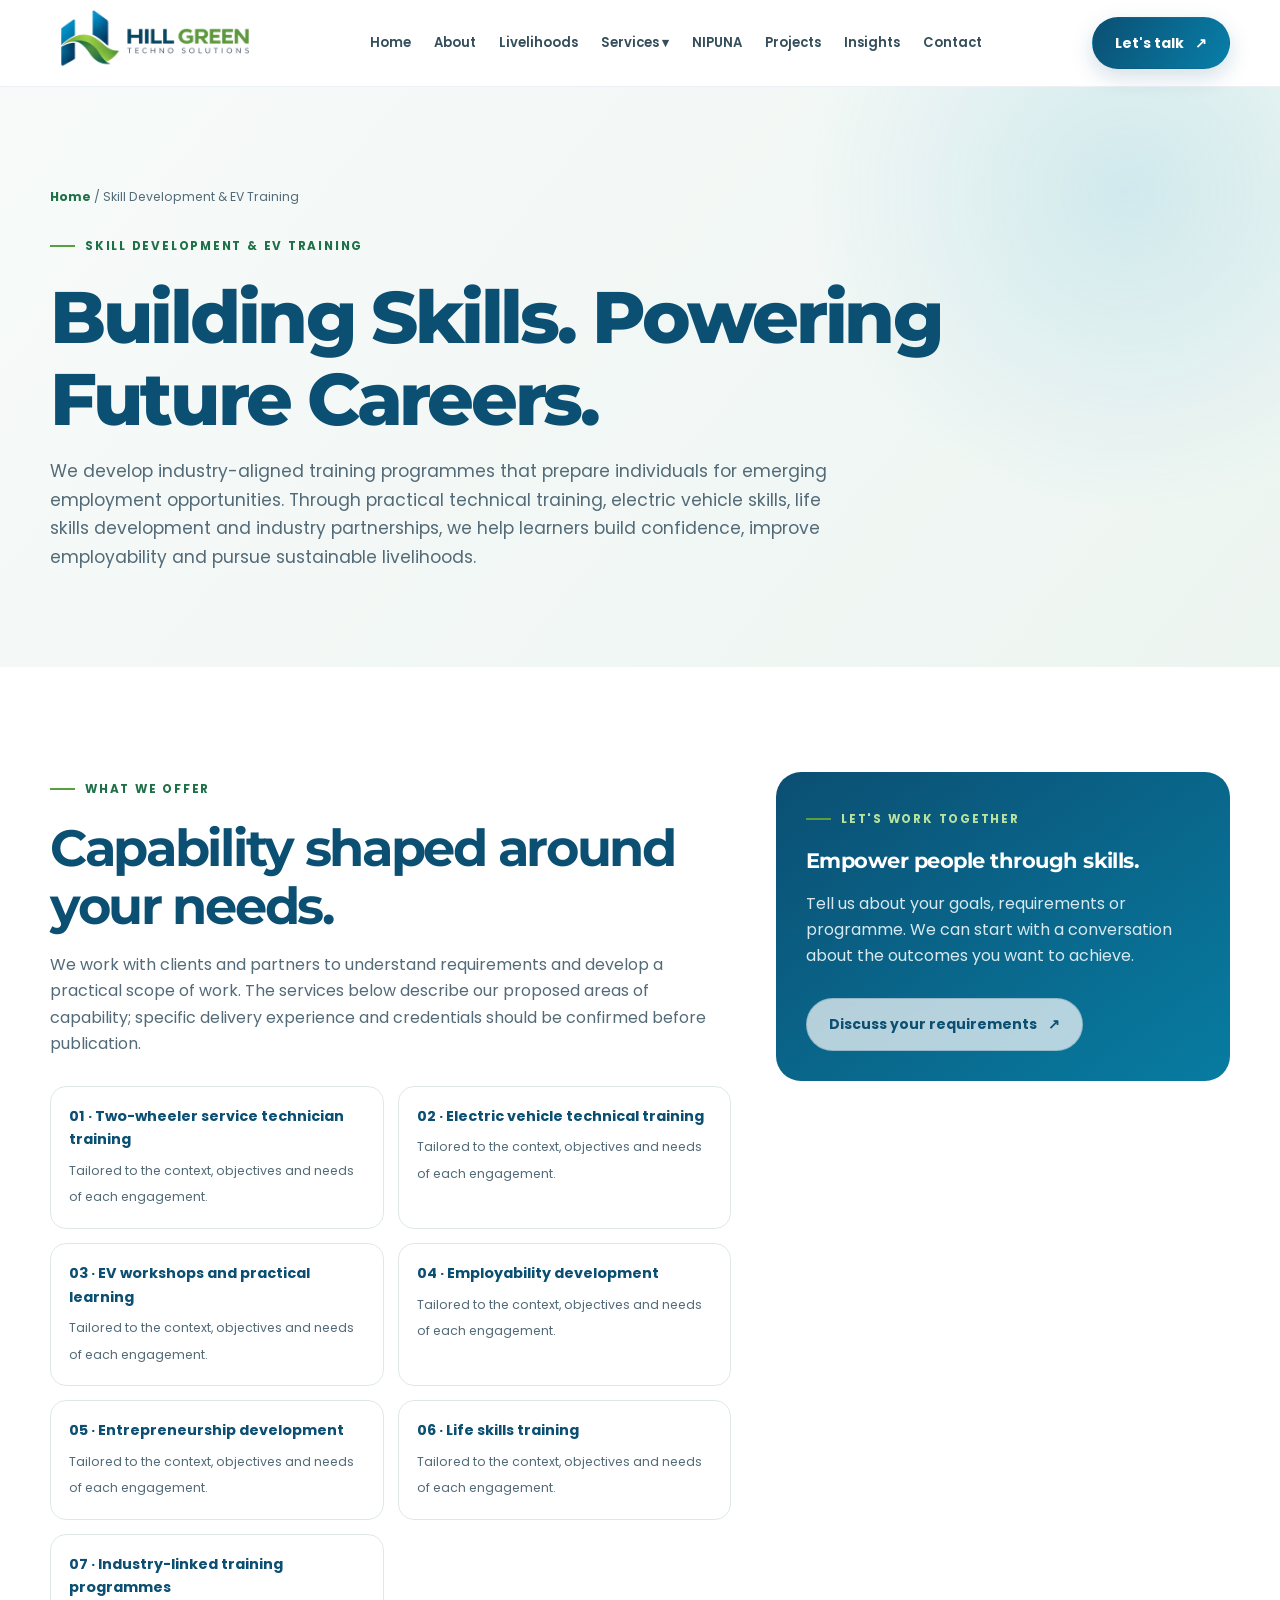
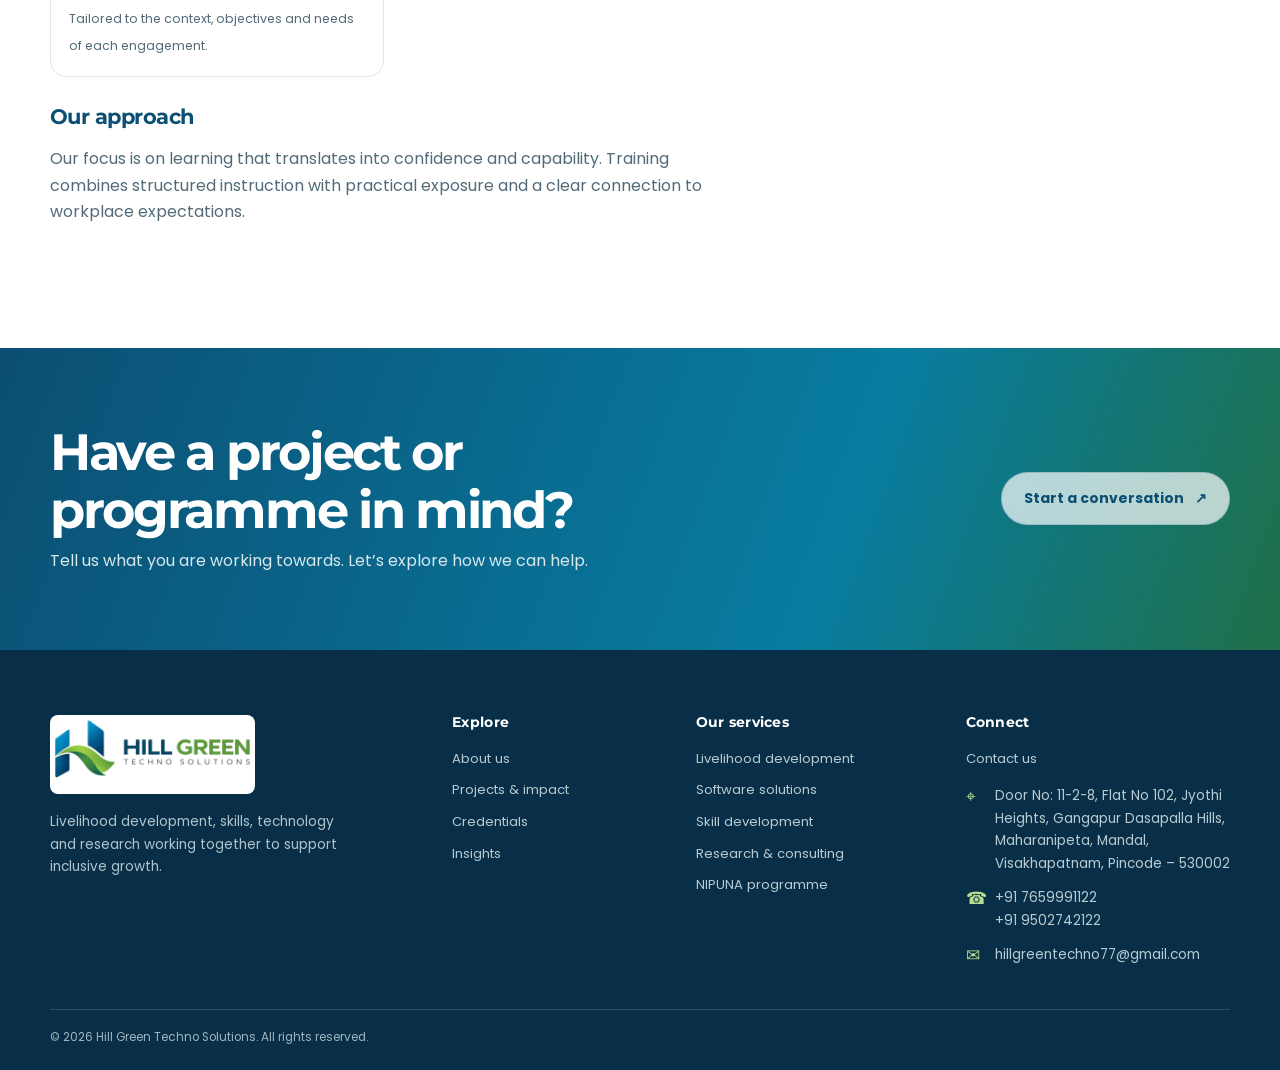
<file: skills.html>
<!DOCTYPE html>
<html lang="en">
<head>
<meta charset="utf-8">
<meta name="viewport" content="width=device-width, initial-scale=1">
<meta name="theme-color" content="#0B4F73">
<meta name="description" content="Explore industry-aligned skill development, electric vehicle training, employability programmes and practical technical learning from Hill Green.">
<title>Skill Development &amp; EV Training | Hill Green</title>
<link rel="preconnect" href="https://fonts.googleapis.com">
<link rel="preconnect" href="https://fonts.gstatic.com" crossorigin>
<link href="https://fonts.googleapis.com/css2?family=Montserrat:wght@400;500;600;700;800&family=Poppins:wght@400;500;600;700&family=Noto+Sans+Telugu:wght@400;500;600;700&display=swap" rel="stylesheet">
<link rel="stylesheet" href="styles.css">
<meta name="robots" content="index, follow, max-image-preview:large"><link rel="canonical" href="https://hillgreentechno.com/skills.html"><meta property="og:type" content="website"><meta property="og:site_name" content="Hill Green Techno Solutions"><meta property="og:title" content="Skill Development &amp; EV Training | Hill Green"><meta property="og:description" content="Explore industry-aligned skill development, electric vehicle training, employability programmes and practical technical learning from Hill Green."><meta property="og:url" content="https://hillgreentechno.com/skills.html"><meta property="og:image" content="https://hillgreentechno.com/assets/home-hero.jpg"><meta name="twitter:card" content="summary_large_image"><meta name="twitter:title" content="Skill Development &amp; EV Training | Hill Green"><meta name="twitter:description" content="Explore industry-aligned skill development, electric vehicle training, employability programmes and practical technical learning from Hill Green."><meta name="twitter:image" content="https://hillgreentechno.com/assets/home-hero.jpg"><script type="application/ld+json">{"@context":"https://schema.org","@graph":[{"@type":"Organization","@id":"https://hillgreentechno.com/#organization","name":"Hill Green Techno Solutions","url":"https://hillgreentechno.com/"},{"@type":"WebPage","@id":"https://hillgreentechno.com/skills.html#webpage","url":"https://hillgreentechno.com/skills.html","name":"Skill Development & EV Training | Hill Green","description":"Explore industry-aligned skill development, electric vehicle training, employability programmes and practical technical learning from Hill Green.","about":{"@id":"https://hillgreentechno.com/#organization"}}]}</script></head>
<body>
<header class="header"><div class="wrap nav">
<a class="brand" href="index.html" aria-label="Hill Green home"><img src="assets/hill-green-logo.png" alt="Hill Green Techno Solutions logo"></a>
<nav class="links" id="navLinks" aria-label="Main navigation">
<a href="index.html">Home</a><a href="about.html">About</a><a href="livelihoods.html">Livelihoods</a>
<div class="service-menu"><a href="software.html">Services ▾</a><div class="service-drop"><a href="livelihoods.html">Livelihood Development</a>
<a href="software.html">Software Consulting & Development</a><a href="skills.html">Skill Development & EV Training</a><a href="research.html">Market Research & Consulting</a></div></div>
<a href="nipuna.html">NIPUNA</a><a href="projects.html">Projects</a><a href="insights.html">Insights</a><a href="contact.html">Contact</a>
</nav>
<div class="navright"><a class="btn primary" href="contact.html">Let's talk <span class="arrow">↗</span></a><button class="menu" id="menuToggle" aria-label="Open navigation" aria-expanded="false">☰</button></div>
</div></header>
<main id="app" class="route-enter" tabindex="-1"><section class="page-hero"><div class="wrap"><div class="crumb"><a href="index.html">Home</a> / Skill Development &amp; EV Training</div><span class="eyebrow">Hill Green Techno Solutions</span><h1>Building skills. Powering future careers.</h1><p>Hill Green develops industry-aligned training programmes that prepare individuals for emerging employment opportunities, including practical technical training, EV skills and employability.</p></div></section><section class="section"><div class="wrap"><div class="section-head"><h2>Learning that leads somewhere</h2><p>Training should build confidence and capability while connecting learners with workplace expectations and livelihood opportunities.</p></div><p>Hill Green works with organisations, institutions and partners to understand requirements and develop practical responses.</p><p><a class="btn primary" href="contact.html">Discuss your requirements</a></p></div></section></main><footer class="footer"><div class="wrap">
<div class="footer-grid">
<div><img class="footer-logo" src="assets/hill-green-logo.png" alt="Hill Green Techno Solutions"><p>Livelihood development, skills, technology and research working together to support inclusive growth.</p></div>
<div><h4>Explore</h4><div class="footlinks"><a href="about.html">About us</a><a href="projects.html">Projects & impact</a><a href="credentials.html">Credentials</a><a href="insights.html">Insights</a></div></div>
<div><h4>Our services</h4><div class="footlinks"><a href="livelihoods.html">Livelihood development</a><a href="software.html">Software solutions</a><a href="skills.html">Skill development</a><a href="research.html">Research & consulting</a><a href="nipuna.html">NIPUNA programme</a></div></div>
<div><h4>Connect</h4><div class="footlinks"><a href="contact.html">Contact us</a></div>
<div class="footer-contact">
  <p><span class="contact-symbol" aria-hidden="true">⌖</span><span>Door No: 11-2-8, Flat No 102, Jyothi Heights, Gangapur Dasapalla Hills, Maharanipeta, Mandal, Visakhapatnam, Pincode – 530002</span></p>
  <p><span class="contact-symbol" aria-hidden="true">☎</span><span><a href="tel:+917659991122">+91 7659991122</a><br><a href="tel:+919502742122">+91 9502742122</a></span></p>
  <p><span class="contact-symbol" aria-hidden="true">✉</span><span><a href="mailto:hillgreentechno77@gmail.com">hillgreentechno77@gmail.com</a></span></p>
</div></div>
</div><div class="footer-bottom"><span>© <span id="year"></span> Hill Green Techno Solutions. All rights reserved.</span></div>
</div></footer>
<div class="toast" id="toast" role="status" aria-live="polite"></div>
<script src="app.js"></script>
</body>
</html>
</file>
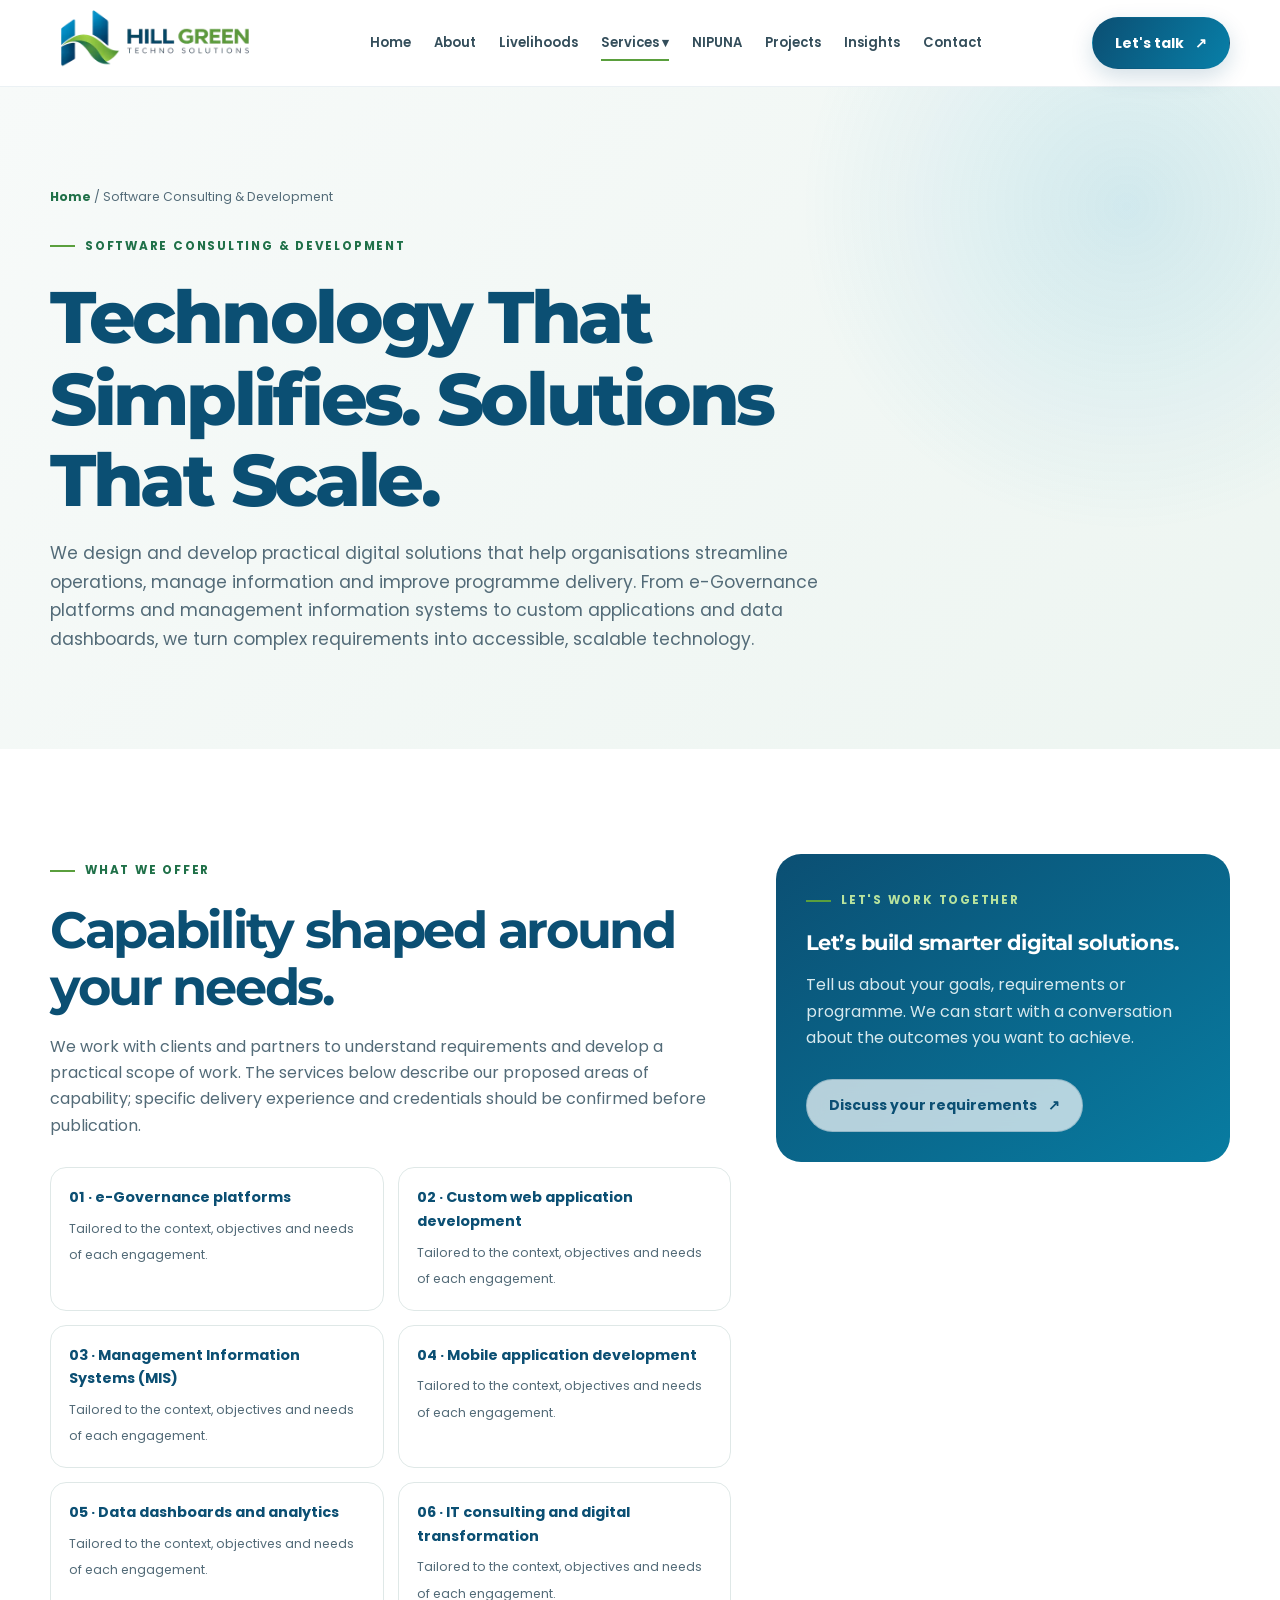
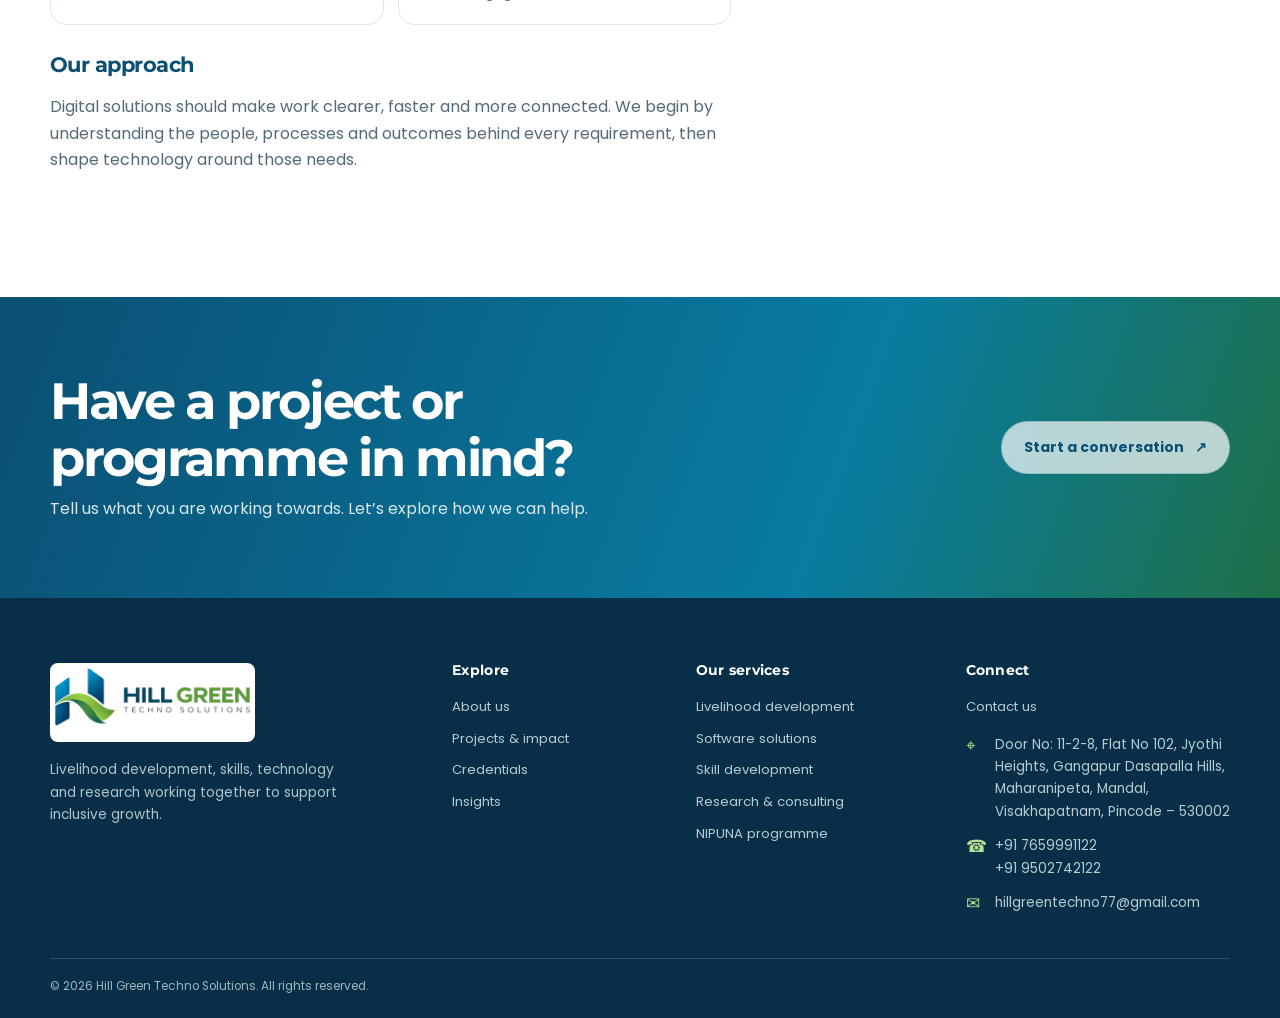
<file: software.html>
<!DOCTYPE html>
<html lang="en">
<head>
<meta charset="utf-8">
<meta name="viewport" content="width=device-width, initial-scale=1">
<meta name="theme-color" content="#0B4F73">
<meta name="description" content="Explore Hill Green software consulting, e-Governance, custom web applications, management information systems and data dashboards.">
<title>Software Consulting &amp; Development | Hill Green</title>
<link rel="preconnect" href="https://fonts.googleapis.com">
<link rel="preconnect" href="https://fonts.gstatic.com" crossorigin>
<link href="https://fonts.googleapis.com/css2?family=Montserrat:wght@400;500;600;700;800&family=Poppins:wght@400;500;600;700&family=Noto+Sans+Telugu:wght@400;500;600;700&display=swap" rel="stylesheet">
<link rel="stylesheet" href="styles.css">
<meta name="robots" content="index, follow, max-image-preview:large"><link rel="canonical" href="https://hillgreentechno.com/software.html"><meta property="og:type" content="website"><meta property="og:site_name" content="Hill Green Techno Solutions"><meta property="og:title" content="Software Consulting &amp; Development | Hill Green"><meta property="og:description" content="Explore Hill Green software consulting, e-Governance, custom web applications, management information systems and data dashboards."><meta property="og:url" content="https://hillgreentechno.com/software.html"><meta property="og:image" content="https://hillgreentechno.com/assets/home-hero.jpg"><meta name="twitter:card" content="summary_large_image"><meta name="twitter:title" content="Software Consulting &amp; Development | Hill Green"><meta name="twitter:description" content="Explore Hill Green software consulting, e-Governance, custom web applications, management information systems and data dashboards."><meta name="twitter:image" content="https://hillgreentechno.com/assets/home-hero.jpg"><script type="application/ld+json">{"@context":"https://schema.org","@graph":[{"@type":"Organization","@id":"https://hillgreentechno.com/#organization","name":"Hill Green Techno Solutions","url":"https://hillgreentechno.com/"},{"@type":"WebPage","@id":"https://hillgreentechno.com/software.html#webpage","url":"https://hillgreentechno.com/software.html","name":"Software Consulting & Development | Hill Green","description":"Explore Hill Green software consulting, e-Governance, custom web applications, management information systems and data dashboards.","about":{"@id":"https://hillgreentechno.com/#organization"}}]}</script></head>
<body>
<header class="header"><div class="wrap nav">
<a class="brand" href="index.html" aria-label="Hill Green home"><img src="assets/hill-green-logo.png" alt="Hill Green Techno Solutions logo"></a>
<nav class="links" id="navLinks" aria-label="Main navigation">
<a href="index.html">Home</a><a href="about.html">About</a><a href="livelihoods.html">Livelihoods</a>
<div class="service-menu"><a href="software.html">Services ▾</a><div class="service-drop"><a href="livelihoods.html">Livelihood Development</a>
<a href="software.html">Software Consulting & Development</a><a href="skills.html">Skill Development & EV Training</a><a href="research.html">Market Research & Consulting</a></div></div>
<a href="nipuna.html">NIPUNA</a><a href="projects.html">Projects</a><a href="insights.html">Insights</a><a href="contact.html">Contact</a>
</nav>
<div class="navright"><a class="btn primary" href="contact.html">Let's talk <span class="arrow">↗</span></a><button class="menu" id="menuToggle" aria-label="Open navigation" aria-expanded="false">☰</button></div>
</div></header>
<main id="app" class="route-enter" tabindex="-1"><section class="page-hero"><div class="wrap"><div class="crumb"><a href="index.html">Home</a> / Software Consulting &amp; Development</div><span class="eyebrow">Hill Green Techno Solutions</span><h1>Technology that simplifies. Solutions that scale.</h1><p>Hill Green designs and develops practical digital solutions that help organisations streamline operations, manage information and improve programme delivery.</p></div></section><section class="section"><div class="wrap"><div class="section-head"><h2>Digital solutions for better delivery</h2><p>We begin by understanding the people, processes and outcomes behind each requirement.</p></div><p>Hill Green works with organisations, institutions and partners to understand requirements and develop practical responses.</p><p><a class="btn primary" href="contact.html">Discuss your requirements</a></p></div></section></main><footer class="footer"><div class="wrap">
<div class="footer-grid">
<div><img class="footer-logo" src="assets/hill-green-logo.png" alt="Hill Green Techno Solutions"><p>Livelihood development, skills, technology and research working together to support inclusive growth.</p></div>
<div><h4>Explore</h4><div class="footlinks"><a href="about.html">About us</a><a href="projects.html">Projects & impact</a><a href="credentials.html">Credentials</a><a href="insights.html">Insights</a></div></div>
<div><h4>Our services</h4><div class="footlinks"><a href="livelihoods.html">Livelihood development</a><a href="software.html">Software solutions</a><a href="skills.html">Skill development</a><a href="research.html">Research & consulting</a><a href="nipuna.html">NIPUNA programme</a></div></div>
<div><h4>Connect</h4><div class="footlinks"><a href="contact.html">Contact us</a></div>
<div class="footer-contact">
  <p><span class="contact-symbol" aria-hidden="true">⌖</span><span>Door No: 11-2-8, Flat No 102, Jyothi Heights, Gangapur Dasapalla Hills, Maharanipeta, Mandal, Visakhapatnam, Pincode – 530002</span></p>
  <p><span class="contact-symbol" aria-hidden="true">☎</span><span><a href="tel:+917659991122">+91 7659991122</a><br><a href="tel:+919502742122">+91 9502742122</a></span></p>
  <p><span class="contact-symbol" aria-hidden="true">✉</span><span><a href="mailto:hillgreentechno77@gmail.com">hillgreentechno77@gmail.com</a></span></p>
</div></div>
</div><div class="footer-bottom"><span>© <span id="year"></span> Hill Green Techno Solutions. All rights reserved.</span></div>
</div></footer>
<div class="toast" id="toast" role="status" aria-live="polite"></div>
<script src="app.js"></script>
</body>
</html>
</file>
<file: styles.css>
:root{--blue:#0B4F73;--tech:#1297C7;--green:#5A9F3D;--deepgreen:#1F7048;--slate:#536B78;--ink:#142B38;--muted:#536B78;--paper:#F5F8F7;--line:#DFE8E7;--white:#fff;--glass:rgba(255,255,255,.68);--shadow:0 24px 70px rgba(11,79,115,.12);--radius:26px}
*{box-sizing:border-box}html{scroll-behavior:smooth;scroll-padding-top:95px}body{margin:0;background:#fff;color:var(--ink);font-family:Poppins,Arial,sans-serif;line-height:1.65}a{color:inherit;text-decoration:none}
.skip-link{position:absolute;left:16px;top:-60px;z-index:1000;background:#0B4F73;color:#fff;padding:12px 16px;border-radius:10px;font-weight:700}
.skip-link:focus{top:12px}
:focus-visible{outline:3px solid #1297C7!important;outline-offset:3px}
button,input,select,textarea{font:inherit}button{cursor:pointer}img{max-width:100%;display:block}.wrap{width:min(1180px,calc(100% - 44px));margin:auto}
h1,h2,h3,h4{font-family:Montserrat,Poppins,sans-serif;line-height:1.12;letter-spacing:-.045em;color:var(--blue);margin:0 0 18px}h1{font-size:clamp(2.7rem,6vw,5.8rem);font-weight:800}h2{font-size:clamp(2rem,4vw,3.5rem);font-weight:700}h3{font-size:1.3rem;letter-spacing:-.025em}p{color:var(--muted);margin:0 0 18px}.eyebrow{display:inline-flex;align-items:center;gap:10px;color:var(--deepgreen);font-size:.74rem;font-weight:700;letter-spacing:.15em;text-transform:uppercase;margin-bottom:20px}.eyebrow:before{content:"";height:2px;width:25px;background:var(--green)}.section{padding:105px 0}.soft{background:var(--paper)}.dark{background:var(--blue);color:#fff}.dark h2,.dark h3{color:#fff}.dark p{color:#d1e0e5}.section-head{max-width:760px;margin-bottom:48px}.section-head p{font-size:1.06rem;max-width:690px}.accent{color:var(--deepgreen)}.muted{color:var(--muted)}
.header{position:sticky;top:0;z-index:50;background:rgba(255,255,255,.84);backdrop-filter:blur(22px);-webkit-backdrop-filter:blur(22px);border-bottom:1px solid rgba(11,79,115,.08)}.nav{height:86px;display:flex;align-items:center;justify-content:space-between;gap:26px}.brand img{width:210px;height:auto;max-height:67px;object-fit:contain}.links{display:flex;align-items:center;gap:23px;font-size:.82rem;font-weight:600;color:#344e5b}.links a{position:relative;padding:10px 0}.links a:after{content:"";position:absolute;left:0;bottom:3px;width:0;height:2px;background:var(--green);transition:width .25s}.links a:hover:after,.links a.active:after{width:100%}.navright{display:flex;align-items:center;gap:12px}.menu{display:none;width:44px;height:44px;border:1px solid var(--line);border-radius:14px;background:#fff;color:var(--blue);font-size:1.2rem}.service-menu{position:relative;align-self:stretch;display:flex;align-items:center}.service-drop{display:none;position:absolute;top:100%;left:-18px;z-index:80;width:310px;padding:12px;background:rgba(255,255,255,.98);backdrop-filter:blur(20px);-webkit-backdrop-filter:blur(20px);border:1px solid var(--line);border-radius:18px;box-shadow:var(--shadow);grid-template-columns:1fr}.service-drop:before{content:"";position:absolute;left:0;right:0;top:-14px;height:14px}.service-menu:hover .service-drop,.service-menu:focus-within .service-drop{display:grid}.service-menu>a{display:inline-flex;align-items:center;height:100%}.service-drop a{padding:11px 12px;border-radius:10px}.service-drop a:hover{background:#eef6f0}
.btn{position:relative;isolation:isolate;overflow:hidden;display:inline-flex;align-items:center;justify-content:center;gap:11px;padding:14px 22px;border-radius:999px;border:1px solid transparent;font-weight:700;font-size:.87rem;transition:transform .25s,box-shadow .25s,background .25s,border-color .25s}.btn:before{content:"";position:absolute;z-index:-1;inset:-40% auto -40% -70%;width:45%;transform:skewX(-22deg);background:linear-gradient(90deg,transparent,rgba(255,255,255,.5),transparent);transition:left .55s}.btn:hover:before{left:130%}.btn:hover{transform:translateY(-3px);box-shadow:0 13px 30px rgba(11,79,115,.18)}.primary{background:linear-gradient(120deg,var(--blue),#087fa8);color:#fff;box-shadow:0 8px 22px rgba(11,79,115,.18)}.primary:hover{background:linear-gradient(120deg,var(--deepgreen),var(--green))}.secondary{background:rgba(255,255,255,.7);border-color:rgba(11,79,115,.2);color:var(--blue);backdrop-filter:blur(12px)}.secondary:hover{border-color:var(--green);background:#fff}.btn .arrow{transition:transform .25s}.btn:hover .arrow{transform:translateX(4px)}
.hero{position:relative;overflow:hidden;min-height:690px;display:flex;align-items:center;background:radial-gradient(circle at 82% 20%,rgba(18,151,199,.13),transparent 28%),radial-gradient(circle at 75% 80%,rgba(90,159,61,.14),transparent 30%),linear-gradient(130deg,#f7faf9,#edf5f1 60%,#eaf4f5);padding:75px 0 90px}.hero:before,.hero:after{content:"";position:absolute;border:1px solid rgba(18,151,199,.13);border-radius:50%;width:560px;height:560px;right:-170px;top:-240px;box-shadow:0 0 0 55px rgba(18,151,199,.025),0 0 0 110px rgba(18,151,199,.018);animation:orbit 22s linear infinite}.hero:after{width:350px;height:350px;right:9%;top:auto;bottom:-245px;border-color:rgba(90,159,61,.2);animation-direction:reverse}.hero-grid{position:relative;z-index:1;display:grid;grid-template-columns:1.05fr .95fr;gap:55px;align-items:center}.hero-copy{max-width:720px}.hero h1 span{background:linear-gradient(100deg,var(--tech),var(--green));-webkit-background-clip:text;background-clip:text;color:transparent}.hero-copy>p{font-size:1.1rem;max-width:630px;margin-bottom:30px}.actions{display:flex;gap:13px;flex-wrap:wrap}.hero-art{height:500px;position:relative}.hero-photo{position:absolute;inset:20px 0 28px 25px;border-radius:34px;overflow:hidden;background:linear-gradient(180deg,rgba(11,79,115,.02),rgba(11,79,115,.35)),url('assets/home-hero.jpg') center/cover;box-shadow:var(--shadow);animation:float 7s ease-in-out infinite}.hero-photo:after{content:"";position:absolute;inset:0;background:linear-gradient(180deg,transparent 50%,rgba(5,30,45,.58))}.photo-caption{position:absolute;z-index:2;bottom:30px;left:30px;color:#fff}.photo-caption small{color:#bce4c2;text-transform:uppercase;letter-spacing:.14em;font-weight:700}.photo-caption strong{display:block;font:700 1.8rem Montserrat;max-width:320px;line-height:1.18;margin-top:8px}.glass-note{position:absolute;z-index:3;background:rgba(255,255,255,.75);backdrop-filter:blur(20px);border:1px solid rgba(255,255,255,.85);box-shadow:0 15px 45px rgba(11,79,115,.15);border-radius:20px;padding:17px 20px}.glass-note.top{top:0;left:0}.glass-note.bottom{bottom:0;right:-12px}.glass-note b{display:block;color:var(--blue);font:700 1.05rem Montserrat}.glass-note small{color:var(--slate);font-size:.75rem}.note-icon{display:inline-grid;place-items:center;width:34px;height:34px;border-radius:11px;background:#e9f4ec;color:var(--deepgreen);margin-right:8px}
.trustbar{padding:25px 0;border-bottom:1px solid var(--line)}.trustrow{display:flex;justify-content:space-between;align-items:center;gap:24px;flex-wrap:wrap}.trustrow strong{font:700 .78rem Montserrat;letter-spacing:.08em;color:var(--slate);text-transform:uppercase}.trust-pills{display:flex;gap:9px;flex-wrap:wrap}.trust-pills span{border:1px solid var(--line);border-radius:999px;padding:8px 13px;font-size:.75rem;color:var(--slate)}
.cards{display:grid;grid-template-columns:repeat(3,1fr);gap:18px}.card{background:#fff;border:1px solid var(--line);border-radius:var(--radius);padding:30px;transition:transform .35s,box-shadow .35s,border-color .35s;min-height:340px;display:flex;flex-direction:column}.card:hover{transform:translateY(-8px);box-shadow:var(--shadow);border-color:rgba(90,159,61,.55)}.iconbox{width:57px;height:57px;border-radius:18px;background:linear-gradient(145deg,#eaf4ee,#e7f4f8);display:grid;place-items:center;font-size:1.55rem;color:var(--blue);margin-bottom:26px}.card p{font-size:.91rem}.card ul{padding-left:18px;color:var(--muted);font-size:.84rem;margin:3px 0 22px}.card li{margin:6px 0}.textlink{margin-top:auto;color:var(--deepgreen);font-weight:700;font-size:.87rem;display:inline-flex;gap:9px;align-items:center}.textlink span{transition:transform .2s}.textlink:hover span{transform:translateX(5px)}
.split{display:grid;grid-template-columns:.9fr 1.1fr;gap:65px;align-items:center}.photo-block{min-height:430px;border-radius:30px;background:linear-gradient(180deg,rgba(11,79,115,.02),rgba(11,79,115,.15)),url('https://images.unsplash.com/photo-1521737711867-e3b97375f902?auto=format&fit=crop&w=1200&q=85') center/cover;box-shadow:var(--shadow);position:relative;overflow:hidden}.photo-block:after{content:"";position:absolute;inset:18px;border:1px solid rgba(255,255,255,.55);border-radius:20px}.checklist{display:grid;grid-template-columns:1fr 1fr;gap:14px;margin:26px 0}.check{display:flex;gap:10px;align-items:flex-start;font-size:.88rem;color:#435d68}.check i{font-style:normal;color:var(--green);font-weight:800}
.metrics{background:linear-gradient(110deg,#073d5a,var(--blue));color:#fff;padding:48px 0}.metric-grid{display:grid;grid-template-columns:repeat(4,1fr);gap:20px}.metric{border-right:1px solid rgba(255,255,255,.2);padding:5px 20px}.metric:last-child{border:0}.metric strong{display:block;font:800 clamp(2rem,4vw,3.1rem) Montserrat;color:#a8d98b}.metric span{font-size:.82rem;color:#d5e7ec}
.feature-grid{display:grid;grid-template-columns:1fr 1fr;gap:22px}.feature{min-height:350px;border-radius:28px;padding:35px;position:relative;overflow:hidden;background:linear-gradient(135deg,#0B4F73,#1297C7);color:#fff;display:flex;flex-direction:column;justify-content:flex-end}.feature.green{background:linear-gradient(135deg,#1F7048,#5A9F3D)}.feature:before{content:"";position:absolute;width:290px;height:290px;border:1px solid rgba(255,255,255,.25);border-radius:50%;right:-90px;top:-100px;box-shadow:0 0 0 35px rgba(255,255,255,.04),0 0 0 70px rgba(255,255,255,.025)}.feature>*{position:relative}.feature .eyebrow{color:#d4f0c7}.feature h3{color:#fff;font-size:1.8rem;max-width:430px}.feature p{color:#e2f0f3;max-width:450px}
.nipuna{display:grid;grid-template-columns:1fr 1fr;gap:50px;align-items:center}.nipuna-visual{min-height:410px;border-radius:30px;background:linear-gradient(180deg,rgba(11,79,115,.05),rgba(11,79,115,.3)),url('https://images.unsplash.com/photo-1523240795612-9a054b0db644?auto=format&fit=crop&w=1200&q=85') center/cover;box-shadow:var(--shadow);position:relative}.floating-stat{position:absolute;bottom:22px;left:22px;padding:20px 22px;border-radius:18px;background:rgba(255,255,255,.82);backdrop-filter:blur(18px);max-width:240px}.floating-stat strong{font:700 1.4rem Montserrat;color:var(--blue);display:block}.floating-stat small{color:var(--slate)}
.leadership{display:grid;grid-template-columns:repeat(2,1fr);gap:22px}.leader{border:1px solid var(--line);border-radius:24px;padding:24px;display:grid;grid-template-columns:135px 1fr;gap:22px;align-items:center;background:#fff;transition:transform .3s,box-shadow .3s}.leader:hover{transform:translateY(-5px);box-shadow:var(--shadow)}.portrait{height:155px;border-radius:17px;background:linear-gradient(145deg,#e5f0eb,#dcecf2);display:grid;place-items:center;color:var(--blue);font:700 2.6rem Montserrat}.leader h3{margin-bottom:5px}.leader .role{font-size:.78rem;color:var(--deepgreen);font-weight:700;margin-bottom:10px}.leader p{font-size:.82rem;margin:0}.placeholder{font-size:.72rem;color:#536B78;margin-top:8px}
.page-hero{padding:100px 0 78px;background:radial-gradient(circle at 88% 18%,rgba(18,151,199,.14),transparent 26%),linear-gradient(130deg,#f7faf9,#edf5f1);position:relative;overflow:hidden}.page-hero .wrap{position:relative;z-index:1}.page-hero h1{max-width:900px;font-size:clamp(2.7rem,5.7vw,5rem)}.page-hero p{font-size:1.08rem;max-width:790px}.crumb{font-size:.77rem;color:var(--slate);margin-bottom:22px}.crumb a{color:var(--deepgreen);font-weight:700}.service-layout{display:grid;grid-template-columns:1.2fr .8fr;gap:45px}.service-aside{background:linear-gradient(145deg,#0B4F73,#087ca1);border-radius:25px;padding:30px;color:#fff;align-self:start;position:sticky;top:120px}.service-aside h3{color:#fff}.service-aside p{color:#d7e9ee}.service-aside a{margin-top:10px}.service-list{display:grid;grid-template-columns:1fr 1fr;gap:14px;margin:28px 0}.service-item{padding:18px;border:1px solid var(--line);border-radius:16px;background:#fff}.service-item b{display:block;color:var(--blue);font-size:.9rem;margin-bottom:5px}.service-item span{font-size:.78rem;color:var(--muted)}
.values{display:grid;grid-template-columns:repeat(3,1fr);gap:15px}.value{padding:25px;border:1px solid var(--line);border-radius:20px;background:#fff}.value b{display:block;color:var(--blue);margin-bottom:7px}.value p{font-size:.84rem;margin:0}
.project-grid{display:grid;grid-template-columns:repeat(3,1fr);gap:18px}.project{border:1px solid var(--line);border-radius:22px;overflow:hidden;background:#fff}.project-img{height:190px;background:linear-gradient(140deg,#dcecf0,#e8f2e7)}.project-img.one{background:linear-gradient(180deg,rgba(11,79,115,.05),rgba(11,79,115,.18)),url('https://images.unsplash.com/photo-1486406146926-c627a92ad1ab?auto=format&fit=crop&w=800&q=80') center/cover}.project-img.two{background:linear-gradient(180deg,rgba(11,79,115,.05),rgba(11,79,115,.18)),url('https://images.unsplash.com/photo-1581092334651-ddf26d9a09d0?auto=format&fit=crop&w=800&q=80') center/cover}.project-img.three{background:linear-gradient(180deg,rgba(11,79,115,.05),rgba(11,79,115,.18)),url('https://images.unsplash.com/photo-1556761175-b413da4baf72?auto=format&fit=crop&w=800&q=80') center/cover}.project-copy{padding:23px}.project-copy p{font-size:.84rem}
.faq{max-width:850px;border-bottom:1px solid var(--line)}.faq button{border:0;background:none;width:100%;padding:20px 0;display:flex;justify-content:space-between;text-align:left;color:var(--blue);font-weight:700}.faq-answer{display:none;padding:0 30px 18px 0}.faq.open .faq-answer{display:block}.faq-answer p{margin:0;font-size:.9rem}
.cta{padding:75px 0;background:linear-gradient(110deg,#0B4F73,#087ca1 65%,#1F7048);color:#fff}.cta-row{display:flex;justify-content:space-between;align-items:center;gap:30px}.cta h2{color:#fff;max-width:700px;margin-bottom:10px}.cta p{color:#d7e9ee;margin:0}.footer{background:#082f47;color:#d8e5e9;padding:65px 0 22px}.footer-grid{display:grid;grid-template-columns:1.4fr .8fr .9fr 1fr;gap:32px;padding-bottom:42px}.footer-logo{width:205px;height:auto;object-fit:contain;filter:none;opacity:1;background:#fff;border-radius:8px;padding:5px}.footer p{color:#b1c4cc;font-size:.85rem;max-width:300px;margin-top:17px}.footer h4{font-size:.85rem;color:#fff;letter-spacing:.02em}.footlinks{display:grid;gap:10px;color:#b8cbd2;font-size:.82rem}.footlinks a:hover{color:#b8df91}.footer-bottom{border-top:1px solid rgba(255,255,255,.16);padding-top:18px;display:flex;justify-content:space-between;gap:18px;font-size:.74rem;color:#9fb5bf}
.google-form-wrap{min-width:0;background:#fff;border:1px solid var(--line);border-radius:20px;padding:14px;box-shadow:var(--shadow)}.google-form-frame{display:block;width:100%;min-height:900px;border:0;border-radius:12px;background:#fff}.google-form-wrap .formnote{margin:10px 8px 4px}.contact-grid{display:grid;grid-template-columns:.8fr 1.2fr;gap:35px}.contact-panel{background:var(--blue);border-radius:24px;padding:30px;color:#fff}.contact-panel h3{color:#fff}.contact-panel p{color:#d0e1e8}.contact-form{display:grid;grid-template-columns:1fr 1fr;gap:15px}.field{display:grid;gap:7px}.field.full{grid-column:1/-1}.field label{font-size:.78rem;font-weight:700;color:var(--blue)}.field input,.field select,.field textarea{width:100%;border:1px solid var(--line);border-radius:13px;padding:13px 14px;outline:0;background:#fff;color:var(--ink)}.field input:focus,.field select:focus,.field textarea:focus{border-color:var(--tech);box-shadow:0 0 0 4px rgba(18,151,199,.1)}.field textarea{min-height:125px;resize:vertical}.formnote{font-size:.78rem;color:var(--muted);grid-column:1/-1}
.reveal{opacity:0;transform:translateY(24px);transition:opacity .75s ease,transform .75s cubic-bezier(.2,.7,.2,1)}.reveal.show{opacity:1;transform:none}.route-enter{animation:routeIn .45s ease both}.toast{position:fixed;right:22px;bottom:22px;background:#0B4F73;color:#fff;padding:14px 18px;border-radius:14px;box-shadow:var(--shadow);z-index:100;display:none;max-width:350px;font-size:.85rem}
@keyframes orbit{to{transform:rotate(360deg)}}@keyframes float{0%,100%{transform:translateY(0)}50%{transform:translateY(-10px)}}@keyframes routeIn{from{opacity:0;transform:translateY(12px)}to{opacity:1;transform:none}}
@media(max-width:1050px){.links{gap:13px}.links>a,.service-menu>a{font-size:.75rem}.brand img{width:180px}.hero-grid{gap:28px}.footer-grid{grid-template-columns:1.2fr 1fr 1fr}.footer-grid>div:last-child{grid-column:2/4}}
@media(max-width:850px){.section{padding:78px 0}.nav{height:74px}.menu{display:block}.links{display:none;position:absolute;top:74px;left:20px;right:20px;background:rgba(255,255,255,.97);backdrop-filter:blur(18px);border:1px solid var(--line);border-radius:20px;padding:15px;box-shadow:var(--shadow);align-items:stretch;flex-direction:column;gap:2px}.links.open{display:flex}.links>a,.service-menu>a{padding:11px 9px;font-size:.88rem}.service-menu{display:block}.service-drop{position:static;display:grid;box-shadow:none;width:100%;border:0;background:#f5f8f7;margin:5px 0;backdrop-filter:none}.service-drop:before{display:none}.navright>.primary{display:none}.hero{padding:65px 0}.hero-grid{grid-template-columns:1fr}.hero-art{max-width:620px;width:100%;margin:10px auto 0;height:420px}.cards{grid-template-columns:1fr 1fr}.card:last-child{grid-column:1/-1}.split,.nipuna,.service-layout,.contact-grid{grid-template-columns:1fr;gap:35px}.metric-grid{grid-template-columns:1fr 1fr}.metric:nth-child(2){border:0}.leadership{grid-template-columns:1fr}.project-grid{grid-template-columns:1fr 1fr}.project:last-child{grid-column:1/-1}.service-aside{position:static}.cta-row{align-items:flex-start;flex-direction:column}.footer-grid{grid-template-columns:1fr 1fr}.footer-grid>div:last-child{grid-column:auto}}
@media(max-width:560px){.wrap{width:calc(100% - 32px)}.brand img{width:165px}.hero{padding:55px 0}.hero h1{font-size:2.55rem}.hero-copy>p{font-size:.98rem}.actions .btn{width:100%}.hero-art{height:330px}.hero-photo{inset:10px 0 20px 10px}.photo-caption{left:20px;bottom:20px}.photo-caption strong{font-size:1.35rem}.glass-note{padding:12px 14px}.glass-note.bottom{right:0}.cards,.feature-grid,.values,.project-grid{grid-template-columns:1fr}.card:last-child,.project:last-child{grid-column:auto}.metric{padding:8px 10px}.metric strong{font-size:1.9rem}.checklist,.service-list{grid-template-columns:1fr}.leader{grid-template-columns:92px 1fr;padding:16px;gap:14px}.portrait{height:115px;font-size:2rem}.page-hero{padding:70px 0 55px}.page-hero h1{font-size:2.55rem}.contact-form{grid-template-columns:1fr}.field.full{grid-column:auto}.footer-grid{grid-template-columns:1fr 1fr;gap:28px 18px}.footer-grid>div:first-child{grid-column:1/-1}.footer-bottom{flex-direction:column}.trustrow{align-items:flex-start;flex-direction:column}}
@media(prefers-reduced-motion:reduce){*,*:before,*:after{scroll-behavior:auto!important;animation-duration:.01ms!important;animation-iteration-count:1!important;transition-duration:.01ms!important}.reveal{opacity:1;transform:none}}

.footer-contact{display:grid;gap:12px;margin-top:16px;color:#b8cbd2;font-size:.78rem;line-height:1.65}.footer-contact p{display:grid;grid-template-columns:20px 1fr;gap:9px;align-items:start;margin:0;max-width:none;color:#b8cbd2}.contact-symbol{color:#b8df91;font-size:1.05rem;line-height:1.4}.footer-contact a{color:inherit;overflow-wrap:anywhere}.footer-contact a:hover{color:#b8df91}

/* Hill Green Insights hub */
.sr-only{position:absolute;width:1px;height:1px;padding:0;margin:-1px;overflow:hidden;clip:rect(0,0,0,0);white-space:nowrap;border:0}
.insights-section{background:linear-gradient(180deg,#fff 0%,#f5f8f7 100%)}.insights-intro{display:flex;align-items:end;justify-content:space-between;gap:25px;margin-bottom:30px}.insights-intro>div:first-child{max-width:760px}.insights-intro h2{margin-bottom:12px}.insights-intro p{max-width:690px}.insights-updated{font-size:.76rem;color:var(--slate);border:1px solid var(--line);background:#fff;padding:10px 14px;border-radius:999px;white-space:nowrap}.insights-searchbar{display:flex;align-items:center;gap:15px;margin:25px 0 16px}.insights-searchbar input{width:min(560px,100%);padding:15px 18px;border:1px solid var(--line);border-radius:14px;background:#fff;color:var(--ink);outline:0}.insights-searchbar input:focus{border-color:var(--tech);box-shadow:0 0 0 4px rgba(18,151,199,.1)}.insights-count{font-size:.78rem;color:var(--slate)}.insights-filters{display:flex;gap:9px;flex-wrap:wrap;margin-bottom:38px}.insight-filter{border:1px solid var(--line);background:#fff;color:var(--slate);border-radius:999px;padding:9px 15px;font-size:.78rem;font-weight:600;transition:.2s}.insight-filter:hover,.insight-filter.active{background:var(--blue);border-color:var(--blue);color:#fff}.insights-featured{margin-bottom:50px}.insight-feature-card{display:grid;grid-template-columns:1.05fr .95fr;overflow:hidden;border-radius:28px;background:linear-gradient(125deg,#0b4f73,#087da1 68%,#1f7048);color:#fff;min-height:280px;box-shadow:var(--shadow)}.insight-feature-copy{padding:clamp(25px,5vw,52px);display:flex;flex-direction:column;align-items:flex-start;justify-content:center}.insight-feature-copy .eyebrow{color:#c8e9b9}.insight-feature-copy h3{font-size:clamp(1.5rem,3vw,2.35rem);color:#fff;margin:0 0 14px}.insight-feature-copy p{color:#e0edf0;max-width:650px}.insight-feature-art{min-height:260px;background:radial-gradient(circle at 70% 30%,rgba(255,255,255,.25),transparent 30%),linear-gradient(135deg,rgba(255,255,255,.04),rgba(0,0,0,.12));display:grid;place-items:center;position:relative;overflow:hidden}.insight-feature-art:before,.insight-feature-art:after{content:"";position:absolute;width:260px;height:260px;border:1px solid rgba(255,255,255,.28);border-radius:50%;box-shadow:0 0 0 30px rgba(255,255,255,.04),0 0 0 65px rgba(255,255,255,.03)}.insight-feature-art:after{width:140px;height:140px}.insight-feature-art span{z-index:1;font:800 5rem Montserrat;color:rgba(255,255,255,.9);letter-spacing:-.1em}.insight-feature-copy .btn{margin-top:5px}.insights-results-head{display:flex;justify-content:space-between;align-items:end;gap:20px;margin-bottom:24px}.insights-results-head h2{margin:0}.insights-live{font-size:.75rem;color:var(--deepgreen);display:flex;align-items:center;gap:8px}.insights-live i{width:8px;height:8px;border-radius:50%;background:#5a9f3d;box-shadow:0 0 0 4px rgba(90,159,61,.12)}.insights-grid{display:grid;grid-template-columns:repeat(3,minmax(0,1fr));gap:18px}.insight-card{border:1px solid var(--line);border-radius:21px;background:#fff;padding:24px;display:flex;flex-direction:column;min-height:310px;transition:transform .25s,box-shadow .25s,border-color .25s}.insight-card:hover{transform:translateY(-5px);box-shadow:var(--shadow);border-color:rgba(90,159,61,.5)}.insight-card-top{display:flex;justify-content:space-between;align-items:center;gap:12px;margin-bottom:17px}.insight-category{font-size:.66rem;font-weight:700;letter-spacing:.07em;text-transform:uppercase;color:var(--deepgreen);background:#edf6ed;padding:7px 10px;border-radius:999px}.insight-date{font-size:.7rem;color:#84939a;white-space:nowrap}.insight-card h3{font-size:1.12rem;line-height:1.35;margin:0 0 12px}.insight-card p{font-size:.83rem;line-height:1.7;margin-bottom:20px}.insight-card-foot{margin-top:auto;padding-top:14px;border-top:1px solid #edf1f0;display:flex;align-items:center;justify-content:space-between;gap:10px}.insight-source{font-size:.7rem;color:#758791;overflow:hidden;text-overflow:ellipsis;white-space:nowrap}.insight-read{font-size:.77rem;font-weight:700;color:var(--deepgreen);white-space:nowrap}.insight-read:hover{text-decoration:underline}.insights-loading,.insights-empty{padding:38px 20px;text-align:center;color:var(--slate);border:1px dashed var(--line);border-radius:18px;background:#fff;grid-column:1/-1}.insights-disclaimer{margin-top:42px;padding:17px 20px;border-left:3px solid var(--green);background:#edf5ef;color:#5d7078;font-size:.74rem;line-height:1.7;border-radius:0 12px 12px 0}.insights-empty[hidden]{display:none}
@media(max-width:850px){.insights-grid{grid-template-columns:repeat(2,minmax(0,1fr))}.insights-intro{align-items:flex-start;flex-direction:column}.insight-feature-card{grid-template-columns:1fr}.insight-feature-art{min-height:150px;order:-1}}
@media(max-width:560px){.insights-grid{grid-template-columns:1fr}.insights-searchbar{align-items:flex-start;flex-direction:column}.insights-searchbar input{width:100%}.insights-results-head{align-items:flex-start;flex-direction:column}.insight-card{min-height:0}}


/* NIPUNA programme page */
.nipuna-intro{display:grid;grid-template-columns:1fr 1fr;gap:58px;align-items:center}
.nipuna-points{display:flex;flex-wrap:wrap;gap:10px;margin-top:26px}
.nipuna-points span{padding:10px 14px;border:1px solid var(--line);border-radius:999px;color:var(--blue);font-size:.82rem;font-weight:600;background:#fff}
.nipuna-stats-grid{display:grid;grid-template-columns:repeat(4,1fr);gap:14px}
.nipuna-stat-card{padding:26px;border:1px solid var(--line);border-radius:20px;background:#fff;display:flex;flex-direction:column;gap:6px}
.nipuna-stat-card strong{font:800 clamp(2rem,4vw,3rem) Montserrat,sans-serif;letter-spacing:-.06em;color:var(--blue)}
.nipuna-stat-card span{font-weight:700;color:var(--blue)}
.nipuna-stat-card small{color:var(--muted);font-size:.78rem}
.nipuna-modules{display:grid;grid-template-columns:1fr 1fr;gap:12px}
.nipuna-module{display:flex;gap:18px;align-items:flex-start;padding:22px;border:1px solid var(--line);border-radius:18px;background:#fff;transition:transform .25s ease,box-shadow .25s ease,border-color .25s ease}
.nipuna-module:hover{transform:translateY(-3px);box-shadow:var(--shadow);border-color:rgba(18,151,199,.35)}
.nipuna-module>span,.nipuna-delivery-grid article>span{font:700 .82rem Montserrat,sans-serif;color:var(--green);letter-spacing:.08em;padding-top:3px}
.nipuna-module h3{font-size:1rem;margin:0 0 7px}
.nipuna-module p{font-size:.85rem;line-height:1.65;margin:0}
.nipuna-note{font-size:.78rem;margin:18px 0 0;color:var(--muted)}
.nipuna-delivery-grid{display:grid;grid-template-columns:repeat(3,1fr);gap:15px}
.nipuna-delivery-grid article{padding:28px;border-radius:20px;background:#fff;border:1px solid var(--line)}
.nipuna-delivery-grid h3{margin:15px 0 8px}
.nipuna-delivery-grid p{font-size:.88rem;margin:0;line-height:1.7}
.nipuna-audience{display:grid;grid-template-columns:1fr 1fr;gap:60px;align-items:start}
.nipuna-audience-list>div{padding:0 0 20px;margin-bottom:20px;border-bottom:1px solid var(--line)}
.nipuna-audience-list b{display:block;color:var(--blue);margin-bottom:6px}
.nipuna-audience-list p{margin:0;font-size:.9rem}
@media(max-width:850px){.nipuna-intro,.nipuna-audience{grid-template-columns:1fr;gap:35px}.nipuna-stats-grid{grid-template-columns:1fr 1fr}.nipuna-delivery-grid{grid-template-columns:1fr 1fr}}
@media(max-width:560px){.nipuna-modules,.nipuna-delivery-grid{grid-template-columns:1fr}.nipuna-stats-grid{grid-template-columns:1fr 1fr}.nipuna-module{padding:18px;gap:13px}}


/* Experience and impact page */
.project-capabilities{margin:15px 0 0;padding:0 0 0 18px;color:var(--muted);font-size:.82rem;line-height:1.75}
.project-capabilities li{padding:2px 0}
.project-attribution{margin:28px 0 0;padding:17px 20px;border-left:3px solid var(--green);border-radius:0 12px 12px 0;background:#edf5ef;color:#536b78;font-size:.78rem;line-height:1.7}
.project-copy .eyebrow{margin-bottom:10px}
.project-copy h3{line-height:1.25}
.project-img{position:relative}
@media(max-width:560px){.project-capabilities{font-size:.8rem}.project-attribution{padding:15px;font-size:.76rem}}


/* NIPUNA page hero image */
.nipuna-page-hero{padding:76px 0 72px}
.nipuna-page-hero-grid{display:grid;grid-template-columns:1.05fr .95fr;gap:48px;align-items:center}
.nipuna-page-hero-copy{max-width:720px}
.nipuna-page-hero h1{font-size:clamp(2.65rem,5vw,4.35rem);line-height:1.08;max-width:720px}
.nipuna-page-hero h1 span{background:linear-gradient(100deg,var(--tech),var(--green));-webkit-background-clip:text;background-clip:text;color:transparent}
.nipuna-page-hero-copy p{max-width:680px}
.nipuna-hero-art{height:405px;margin:0}
.nipuna-hero-photo{inset:18px 0 24px 24px}
.nipuna-hero-photo img{position:absolute;z-index:0;inset:0;width:100%;height:100%;object-fit:cover;transition:transform .8s cubic-bezier(.2,.7,.2,1),filter .5s ease}
.nipuna-hero-art:hover .nipuna-hero-photo img{transform:scale(1.045);filter:saturate(1.08)}
.nipuna-hero-art .glass-note{transition:transform .35s ease,background .35s ease,box-shadow .35s ease}
.nipuna-hero-art:hover .glass-note.top{transform:translateY(-5px) rotate(-1deg);background:rgba(255,255,255,.84);box-shadow:0 20px 50px rgba(11,79,115,.2)}
.nipuna-hero-art:hover .glass-note.bottom{transform:translateY(5px) rotate(1deg);background:rgba(255,255,255,.84);box-shadow:0 20px 50px rgba(11,79,115,.2)}
@media(max-width:850px){.nipuna-page-hero-grid{grid-template-columns:1fr;gap:25px}.nipuna-page-hero-copy{max-width:760px}.nipuna-hero-art{max-width:620px;width:100%;height:360px;margin:0 auto}}
@media(max-width:560px){.nipuna-page-hero{padding:60px 0 50px}.nipuna-hero-art{height:300px}.nipuna-hero-photo{inset:10px 0 18px 10px}}


/* Ensure the NIPUNA photo uses only the supplied image asset */
.nipuna-hero-photo{background:none!important;background-color:transparent!important}
.nipuna-hero-photo:after{background:linear-gradient(180deg,transparent 58%,rgba(5,30,45,.22))!important}
.nipuna-hero-photo img{z-index:1}
</file>
